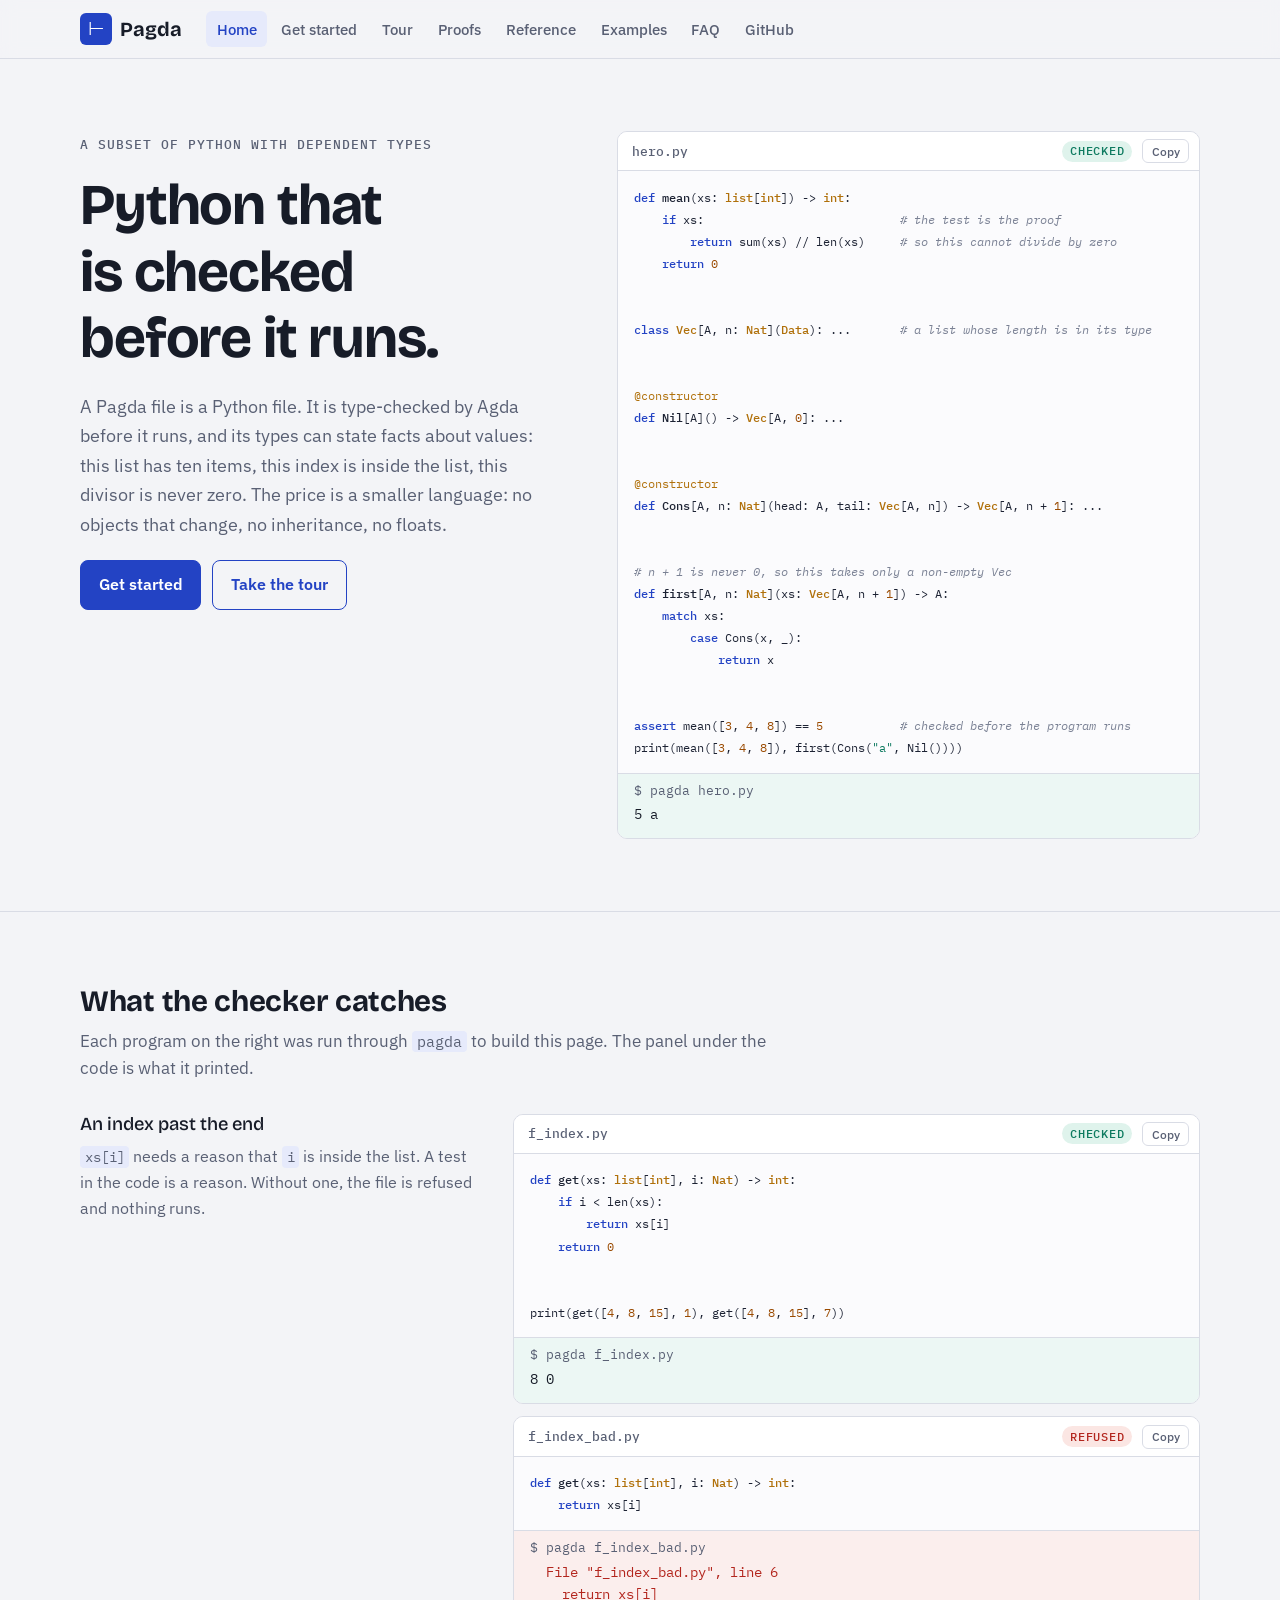
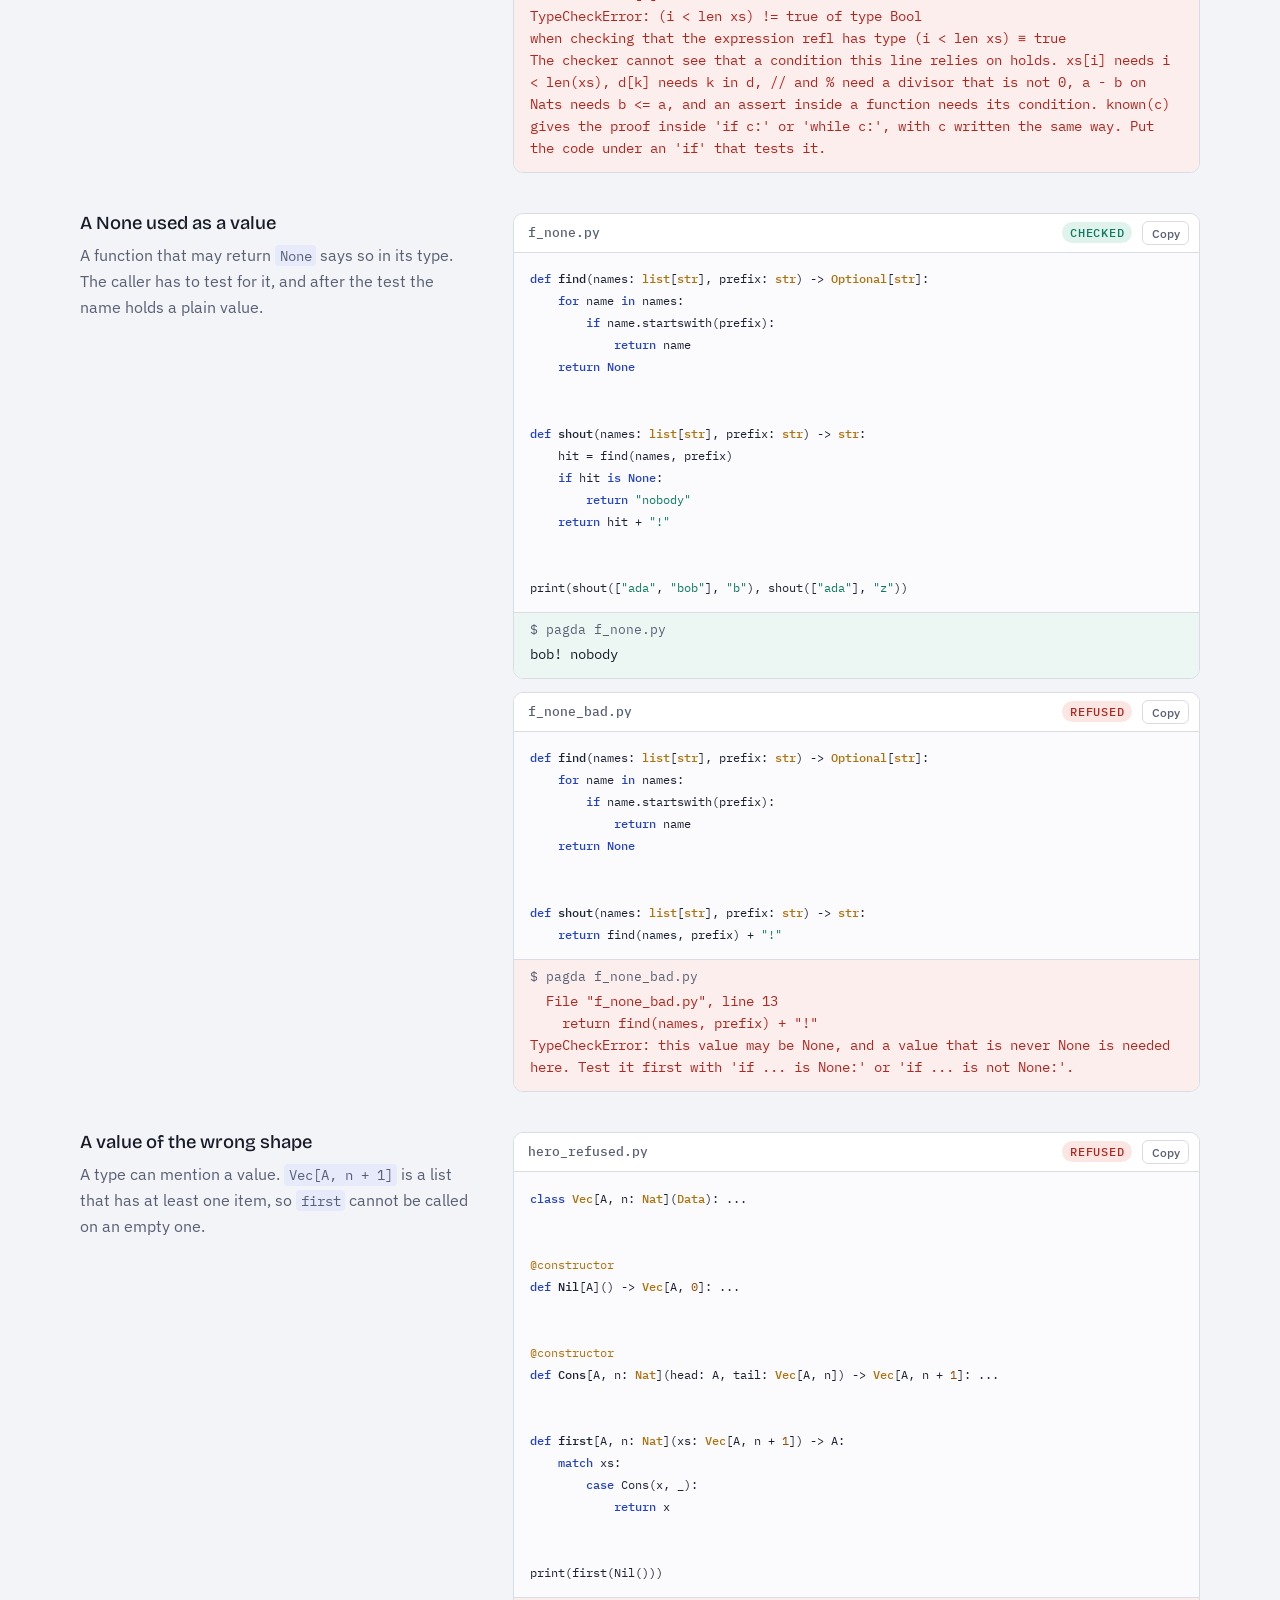
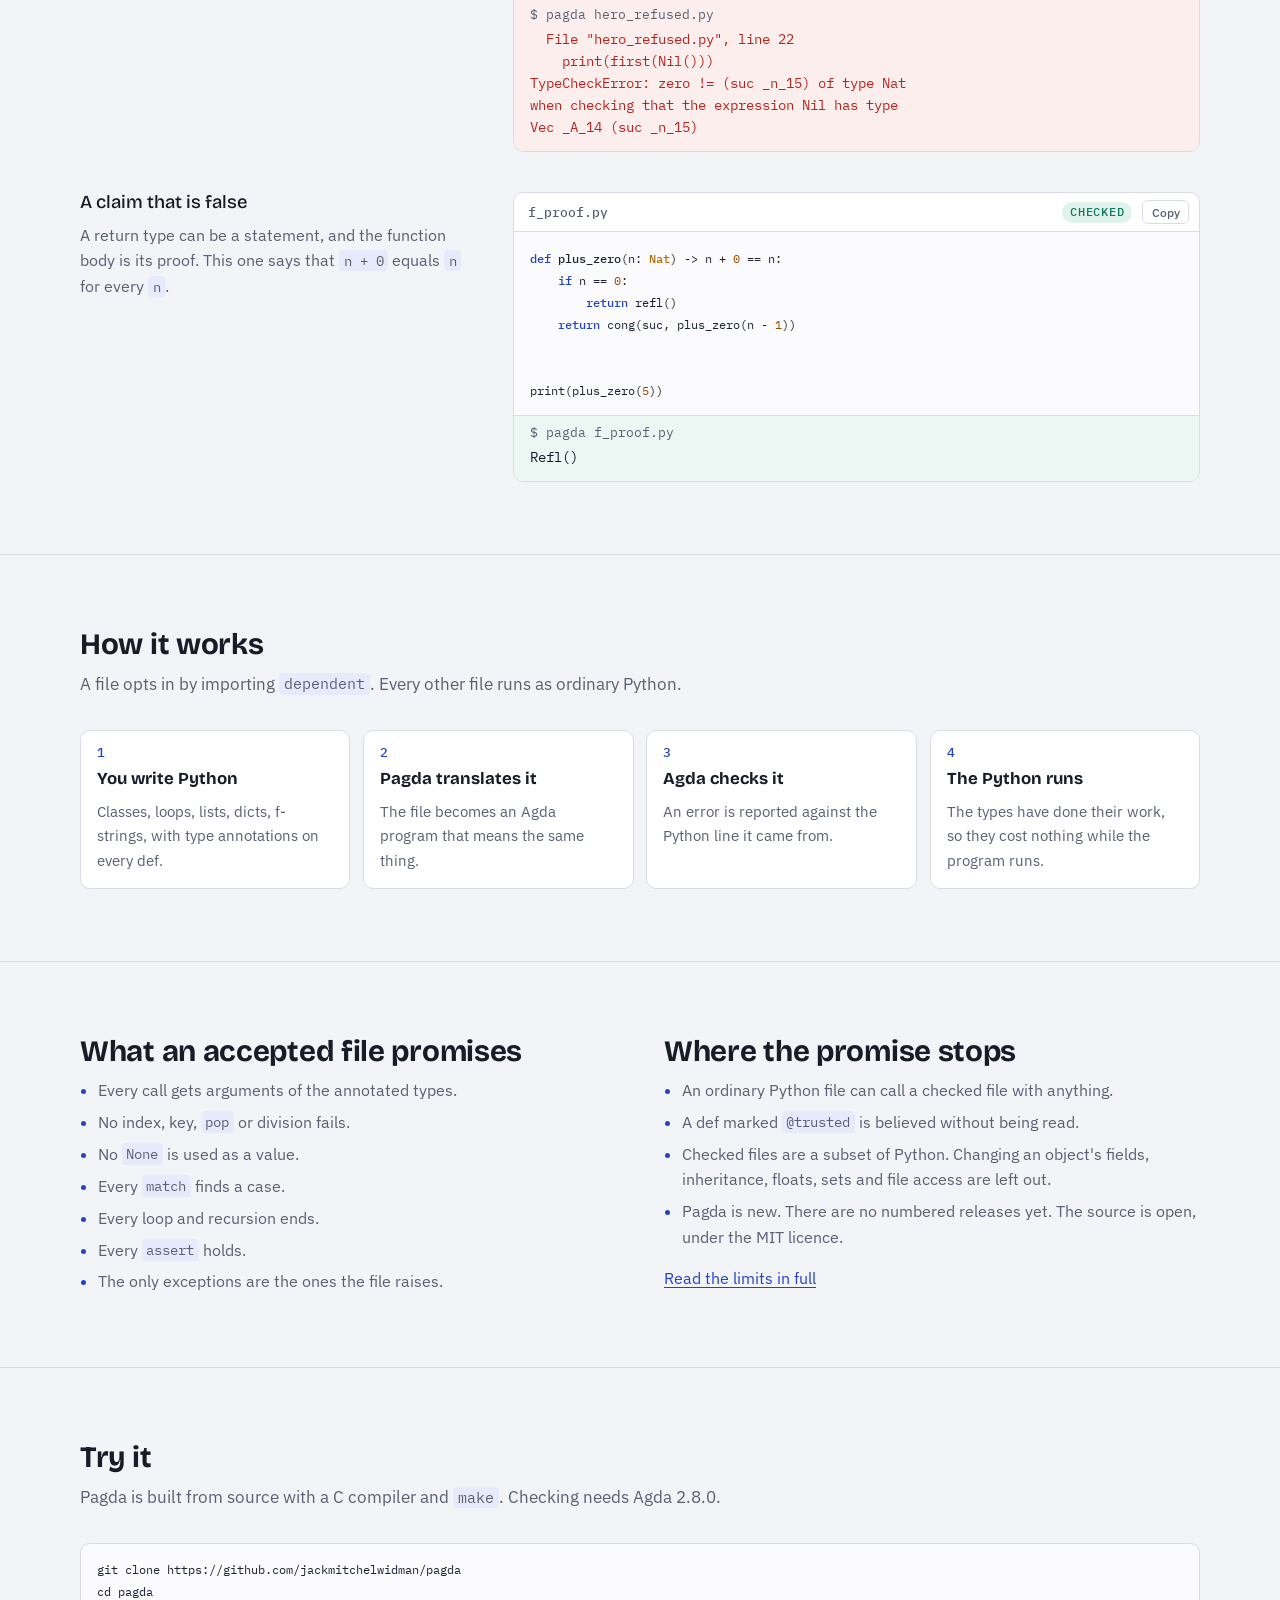
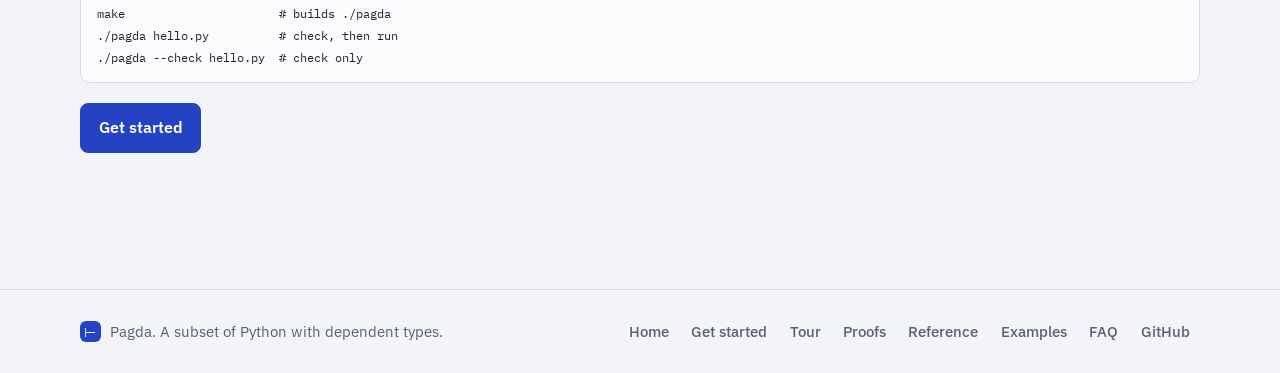
<file: website/site/index.html>
<!doctype html>
<html lang="en">
<head>
<meta charset="utf-8">
<meta name="viewport" content="width=device-width, initial-scale=1, viewport-fit=cover">
<title>Pagda</title>
<meta name="claude:viewport-fit-sides" content="cover">
<meta name="description" content="Pagda is a subset of Python with dependent types. A checked file is type-checked by Agda before it runs.">
<link rel="stylesheet" href="https://fonts.googleapis.com/css2?family=Bricolage+Grotesque:opsz,wght@12..96,500;12..96,700&family=IBM+Plex+Mono:wght@400;500&family=IBM+Plex+Sans:wght@400;500;600&display=swap">
<link rel="stylesheet" href="site.css">
</head>
<body>
<header class="top"><div class="wrap">
<a class="brand" href="index.html"><span class="mark" aria-hidden="true">⊢</span>Pagda</a>
<nav class="nav" aria-label="Site"><a href="index.html" aria-current="page">Home</a><a href="start.html">Get started</a><a href="tour.html">Tour</a><a href="proofs.html">Proofs</a><a href="reference.html">Reference</a><a href="examples.html">Examples</a><a href="faq.html">FAQ</a><a href="https://github.com/jackmitchelwidman/pagda">GitHub</a></nav>
</div></header>
<main class="home"><section class="hero"><div class="wrap">
  <div class="hero-text">
    <div class="eyebrow">A subset of Python with dependent types</div>
    <h1>Python that is checked before it runs.</h1>
    <p class="lede">A Pagda file is a Python file. It is type-checked by Agda before it runs, and its types can state facts about values: this list has ten items, this index is inside the list, this divisor is never zero. The price is a smaller language: no objects that change, no inheritance, no floats.</p>
    <div class="actions">
      <a class="btn primary" href="start.html">Get started</a>
      <a class="btn" href="tour.html">Take the tour</a>
    </div>
  </div>
  <div class="hero-code">
    <figure class="sample is-ok">
<figcaption><span class="file">hero.py</span><span class="chip ok">checked</span><button class="copy" type="button" data-src="from __future__ import annotations
from dependent import *


def mean(xs: list[int]) -&gt; int:
    if xs:                            # the test is the proof
        return sum(xs) // len(xs)     # so this cannot divide by zero
    return 0


class Vec[A, n: Nat](Data): ...       # a list whose length is in its type


@constructor
def Nil[A]() -&gt; Vec[A, 0]: ...


@constructor
def Cons[A, n: Nat](head: A, tail: Vec[A, n]) -&gt; Vec[A, n + 1]: ...


# n + 1 is never 0, so this takes only a non-empty Vec
def first[A, n: Nat](xs: Vec[A, n + 1]) -&gt; A:
    match xs:
        case Cons(x, _):
            return x


assert mean([3, 4, 8]) == 5           # checked before the program runs
print(mean([3, 4, 8]), first(Cons(&quot;a&quot;, Nil())))
">Copy</button></figcaption>
<pre class="code"><code><span class="k">def</span> <span class="f">mean</span>(xs: <span class="t">list</span>[<span class="t">int</span>]) -&gt; <span class="t">int</span>:
    <span class="k">if</span> xs:                            <span class="c"># the test is the proof</span>
        <span class="k">return</span> sum(xs) // len(xs)     <span class="c"># so this cannot divide by zero</span>
    <span class="k">return</span> <span class="n">0</span>


<span class="k">class</span> <span class="t">Vec</span>[A, n: <span class="t">Nat</span>](<span class="t">Data</span>): ...       <span class="c"># a list whose length is in its type</span>


<span class="d">@constructor</span>
<span class="k">def</span> <span class="f">Nil</span>[A]() -&gt; <span class="t">Vec</span>[A, <span class="n">0</span>]: ...


<span class="d">@constructor</span>
<span class="k">def</span> <span class="f">Cons</span>[A, n: <span class="t">Nat</span>](head: A, tail: <span class="t">Vec</span>[A, n]) -&gt; <span class="t">Vec</span>[A, n + <span class="n">1</span>]: ...


<span class="c"># n + 1 is never 0, so this takes only a non-empty Vec</span>
<span class="k">def</span> <span class="f">first</span>[A, n: <span class="t">Nat</span>](xs: <span class="t">Vec</span>[A, n + <span class="n">1</span>]) -&gt; A:
    <span class="k">match</span> xs:
        <span class="k">case</span> Cons(x, _):
            <span class="k">return</span> x


<span class="k">assert</span> mean([<span class="n">3</span>, <span class="n">4</span>, <span class="n">8</span>]) == <span class="n">5</span>           <span class="c"># checked before the program runs</span>
print(mean([<span class="n">3</span>, <span class="n">4</span>, <span class="n">8</span>]), first(Cons(<span class="s">&quot;a&quot;</span>, Nil())))
</code></pre>
<div class="result"><div class="cmd">$ pagda hero.py</div><pre>5 a</pre></div>
</figure>
  </div>
</div></section>

<section><div class="wrap">
  <div class="section-head">
    <h2>What the checker catches</h2>
    <p>Each program on the right was run through <code>pagda</code> to build this page. The panel under the code is what it printed.</p>
  </div>
  <div class="pairs">
    <div class="pair">
      <div class="pair-text">
        <h3>An index past the end</h3>
        <p><code>xs[i]</code> needs a reason that <code>i</code> is inside the list. A test in the code is a reason. Without one, the file is refused and nothing runs.</p>
      </div>
      <div class="pair-code"><figure class="sample is-ok">
<figcaption><span class="file">f_index.py</span><span class="chip ok">checked</span><button class="copy" type="button" data-src="from __future__ import annotations
from dependent import *


def get(xs: list[int], i: Nat) -&gt; int:
    if i &lt; len(xs):
        return xs[i]
    return 0


print(get([4, 8, 15], 1), get([4, 8, 15], 7))
">Copy</button></figcaption>
<pre class="code"><code><span class="k">def</span> <span class="f">get</span>(xs: <span class="t">list</span>[<span class="t">int</span>], i: <span class="t">Nat</span>) -&gt; <span class="t">int</span>:
    <span class="k">if</span> i &lt; len(xs):
        <span class="k">return</span> xs[i]
    <span class="k">return</span> <span class="n">0</span>


print(get([<span class="n">4</span>, <span class="n">8</span>, <span class="n">15</span>], <span class="n">1</span>), get([<span class="n">4</span>, <span class="n">8</span>, <span class="n">15</span>], <span class="n">7</span>))
</code></pre>
<div class="result"><div class="cmd">$ pagda f_index.py</div><pre>8 0</pre></div>
</figure><figure class="sample is-bad">
<figcaption><span class="file">f_index_bad.py</span><span class="chip bad">refused</span><button class="copy" type="button" data-src="from __future__ import annotations
from dependent import *


def get(xs: list[int], i: Nat) -&gt; int:
    return xs[i]
">Copy</button></figcaption>
<pre class="code"><code><span class="k">def</span> <span class="f">get</span>(xs: <span class="t">list</span>[<span class="t">int</span>], i: <span class="t">Nat</span>) -&gt; <span class="t">int</span>:
    <span class="k">return</span> xs[i]
</code></pre>
<div class="result"><div class="cmd">$ pagda f_index_bad.py</div><pre>  File &quot;f_index_bad.py&quot;, line 6
    return xs[i]
TypeCheckError: (i &lt; len xs) != true of type Bool
when checking that the expression refl has type (i &lt; len xs) ≡ true
The checker cannot see that a condition this line relies on holds. xs[i] needs i &lt; len(xs), d[k] needs k in d, // and % need a divisor that is not 0, a - b on Nats needs b &lt;= a, and an assert inside a function needs its condition. known(c) gives the proof inside &#x27;if c:&#x27; or &#x27;while c:&#x27;, with c written the same way. Put the code under an &#x27;if&#x27; that tests it.</pre></div>
</figure></div>
    </div>
    <div class="pair">
      <div class="pair-text">
        <h3>A None used as a value</h3>
        <p>A function that may return <code>None</code> says so in its type. The caller has to test for it, and after the test the name holds a plain value.</p>
      </div>
      <div class="pair-code"><figure class="sample is-ok">
<figcaption><span class="file">f_none.py</span><span class="chip ok">checked</span><button class="copy" type="button" data-src="from __future__ import annotations
from dependent import *


def find(names: list[str], prefix: str) -&gt; Optional[str]:
    for name in names:
        if name.startswith(prefix):
            return name
    return None


def shout(names: list[str], prefix: str) -&gt; str:
    hit = find(names, prefix)
    if hit is None:
        return &quot;nobody&quot;
    return hit + &quot;!&quot;


print(shout([&quot;ada&quot;, &quot;bob&quot;], &quot;b&quot;), shout([&quot;ada&quot;], &quot;z&quot;))
">Copy</button></figcaption>
<pre class="code"><code><span class="k">def</span> <span class="f">find</span>(names: <span class="t">list</span>[<span class="t">str</span>], prefix: <span class="t">str</span>) -&gt; <span class="t">Optional</span>[<span class="t">str</span>]:
    <span class="k">for</span> name <span class="k">in</span> names:
        <span class="k">if</span> name.startswith(prefix):
            <span class="k">return</span> name
    <span class="k">return</span> <span class="k">None</span>


<span class="k">def</span> <span class="f">shout</span>(names: <span class="t">list</span>[<span class="t">str</span>], prefix: <span class="t">str</span>) -&gt; <span class="t">str</span>:
    hit = find(names, prefix)
    <span class="k">if</span> hit <span class="k">is</span> <span class="k">None</span>:
        <span class="k">return</span> <span class="s">&quot;nobody&quot;</span>
    <span class="k">return</span> hit + <span class="s">&quot;!&quot;</span>


print(shout([<span class="s">&quot;ada&quot;</span>, <span class="s">&quot;bob&quot;</span>], <span class="s">&quot;b&quot;</span>), shout([<span class="s">&quot;ada&quot;</span>], <span class="s">&quot;z&quot;</span>))
</code></pre>
<div class="result"><div class="cmd">$ pagda f_none.py</div><pre>bob! nobody</pre></div>
</figure><figure class="sample is-bad">
<figcaption><span class="file">f_none_bad.py</span><span class="chip bad">refused</span><button class="copy" type="button" data-src="from __future__ import annotations
from dependent import *


def find(names: list[str], prefix: str) -&gt; Optional[str]:
    for name in names:
        if name.startswith(prefix):
            return name
    return None


def shout(names: list[str], prefix: str) -&gt; str:
    return find(names, prefix) + &quot;!&quot;
">Copy</button></figcaption>
<pre class="code"><code><span class="k">def</span> <span class="f">find</span>(names: <span class="t">list</span>[<span class="t">str</span>], prefix: <span class="t">str</span>) -&gt; <span class="t">Optional</span>[<span class="t">str</span>]:
    <span class="k">for</span> name <span class="k">in</span> names:
        <span class="k">if</span> name.startswith(prefix):
            <span class="k">return</span> name
    <span class="k">return</span> <span class="k">None</span>


<span class="k">def</span> <span class="f">shout</span>(names: <span class="t">list</span>[<span class="t">str</span>], prefix: <span class="t">str</span>) -&gt; <span class="t">str</span>:
    <span class="k">return</span> find(names, prefix) + <span class="s">&quot;!&quot;</span>
</code></pre>
<div class="result"><div class="cmd">$ pagda f_none_bad.py</div><pre>  File &quot;f_none_bad.py&quot;, line 13
    return find(names, prefix) + &quot;!&quot;
TypeCheckError: this value may be None, and a value that is never None is needed here. Test it first with &#x27;if ... is None:&#x27; or &#x27;if ... is not None:&#x27;.</pre></div>
</figure></div>
    </div>
    <div class="pair">
      <div class="pair-text">
        <h3>A value of the wrong shape</h3>
        <p>A type can mention a value. <code>Vec[A, n + 1]</code> is a list that has at least one item, so <code>first</code> cannot be called on an empty one.</p>
      </div>
      <div class="pair-code"><figure class="sample is-bad">
<figcaption><span class="file">hero_refused.py</span><span class="chip bad">refused</span><button class="copy" type="button" data-src="from __future__ import annotations
from dependent import *


class Vec[A, n: Nat](Data): ...


@constructor
def Nil[A]() -&gt; Vec[A, 0]: ...


@constructor
def Cons[A, n: Nat](head: A, tail: Vec[A, n]) -&gt; Vec[A, n + 1]: ...


def first[A, n: Nat](xs: Vec[A, n + 1]) -&gt; A:
    match xs:
        case Cons(x, _):
            return x


print(first(Nil()))
">Copy</button></figcaption>
<pre class="code"><code><span class="k">class</span> <span class="t">Vec</span>[A, n: <span class="t">Nat</span>](<span class="t">Data</span>): ...


<span class="d">@constructor</span>
<span class="k">def</span> <span class="f">Nil</span>[A]() -&gt; <span class="t">Vec</span>[A, <span class="n">0</span>]: ...


<span class="d">@constructor</span>
<span class="k">def</span> <span class="f">Cons</span>[A, n: <span class="t">Nat</span>](head: A, tail: <span class="t">Vec</span>[A, n]) -&gt; <span class="t">Vec</span>[A, n + <span class="n">1</span>]: ...


<span class="k">def</span> <span class="f">first</span>[A, n: <span class="t">Nat</span>](xs: <span class="t">Vec</span>[A, n + <span class="n">1</span>]) -&gt; A:
    <span class="k">match</span> xs:
        <span class="k">case</span> Cons(x, _):
            <span class="k">return</span> x


print(first(Nil()))
</code></pre>
<div class="result"><div class="cmd">$ pagda hero_refused.py</div><pre>  File &quot;hero_refused.py&quot;, line 22
    print(first(Nil()))
TypeCheckError: zero != (suc _n_15) of type Nat
when checking that the expression Nil has type
Vec _A_14 (suc _n_15)</pre></div>
</figure></div>
    </div>
    <div class="pair">
      <div class="pair-text">
        <h3>A claim that is false</h3>
        <p>A return type can be a statement, and the function body is its proof. This one says that <code>n + 0</code> equals <code>n</code> for every <code>n</code>.</p>
      </div>
      <div class="pair-code"><figure class="sample is-ok">
<figcaption><span class="file">f_proof.py</span><span class="chip ok">checked</span><button class="copy" type="button" data-src="from __future__ import annotations
from dependent import *


def plus_zero(n: Nat) -&gt; n + 0 == n:
    if n == 0:
        return refl()
    return cong(suc, plus_zero(n - 1))


print(plus_zero(5))
">Copy</button></figcaption>
<pre class="code"><code><span class="k">def</span> <span class="f">plus_zero</span>(n: <span class="t">Nat</span>) -&gt; n + <span class="n">0</span> == n:
    <span class="k">if</span> n == <span class="n">0</span>:
        <span class="k">return</span> refl()
    <span class="k">return</span> cong(suc, plus_zero(n - <span class="n">1</span>))


print(plus_zero(<span class="n">5</span>))
</code></pre>
<div class="result"><div class="cmd">$ pagda f_proof.py</div><pre>Refl()</pre></div>
</figure></div>
    </div>
  </div>
</div></section>

<section><div class="wrap">
  <div class="section-head">
    <h2>How it works</h2>
    <p>A file opts in by importing <code>dependent</code>. Every other file runs as ordinary Python.</p>
  </div>
  <ol class="steps">
    <li><strong>You write Python</strong><span>Classes, loops, lists, dicts, f-strings, with type annotations on every def.</span></li>
    <li><strong>Pagda translates it</strong><span>The file becomes an Agda program that means the same thing.</span></li>
    <li><strong>Agda checks it</strong><span>An error is reported against the Python line it came from.</span></li>
    <li><strong>The Python runs</strong><span>The types have done their work, so they cost nothing while the program runs.</span></li>
  </ol>
</div></section>

<section><div class="wrap">
  <div class="cols">
    <div>
      <h2>What an accepted file promises</h2>
      <ul>
        <li>Every call gets arguments of the annotated types.</li>
        <li>No index, key, <code>pop</code> or division fails.</li>
        <li>No <code>None</code> is used as a value.</li>
        <li>Every <code>match</code> finds a case.</li>
        <li>Every loop and recursion ends.</li>
        <li>Every <code>assert</code> holds.</li>
        <li>The only exceptions are the ones the file raises.</li>
      </ul>
    </div>
    <div>
      <h2>Where the promise stops</h2>
      <ul>
        <li>An ordinary Python file can call a checked file with anything.</li>
        <li>A def marked <code>@trusted</code> is believed without being read.</li>
        <li>Checked files are a subset of Python. Changing an object's fields, inheritance, floats, sets and file access are left out.</li>
        <li>Pagda is new. There are no numbered releases yet. The source is open, under the MIT licence.</li>
      </ul>
      <p style="margin-top:1rem"><a href="faq.html">Read the limits in full</a></p>
    </div>
  </div>
</div></section>

<section><div class="wrap">
  <div class="section-head">
    <h2>Try it</h2>
    <p>Pagda is built from source with a C compiler and <code>make</code>. Checking needs Agda 2.8.0.</p>
  </div>
  <pre class="code plain"><code>git clone https://github.com/jackmitchelwidman/pagda
cd pagda
make                      # builds ./pagda
./pagda hello.py          # check, then run
./pagda --check hello.py  # check only</code></pre>
  <p style="margin-top:1.2rem"><a class="btn primary" href="start.html">Get started</a></p>
</div></section>
</main>
<footer class="foot"><div class="wrap">
<div><span class="mark" aria-hidden="true">⊢</span> Pagda. A subset of Python with dependent types.</div>
<nav aria-label="Footer"><a href="index.html" aria-current="page">Home</a><a href="start.html">Get started</a><a href="tour.html">Tour</a><a href="proofs.html">Proofs</a><a href="reference.html">Reference</a><a href="examples.html">Examples</a><a href="faq.html">FAQ</a><a href="https://github.com/jackmitchelwidman/pagda">GitHub</a></nav>
</div></footer>
<script src="site.js"></script>
</body>
</html>
</file>
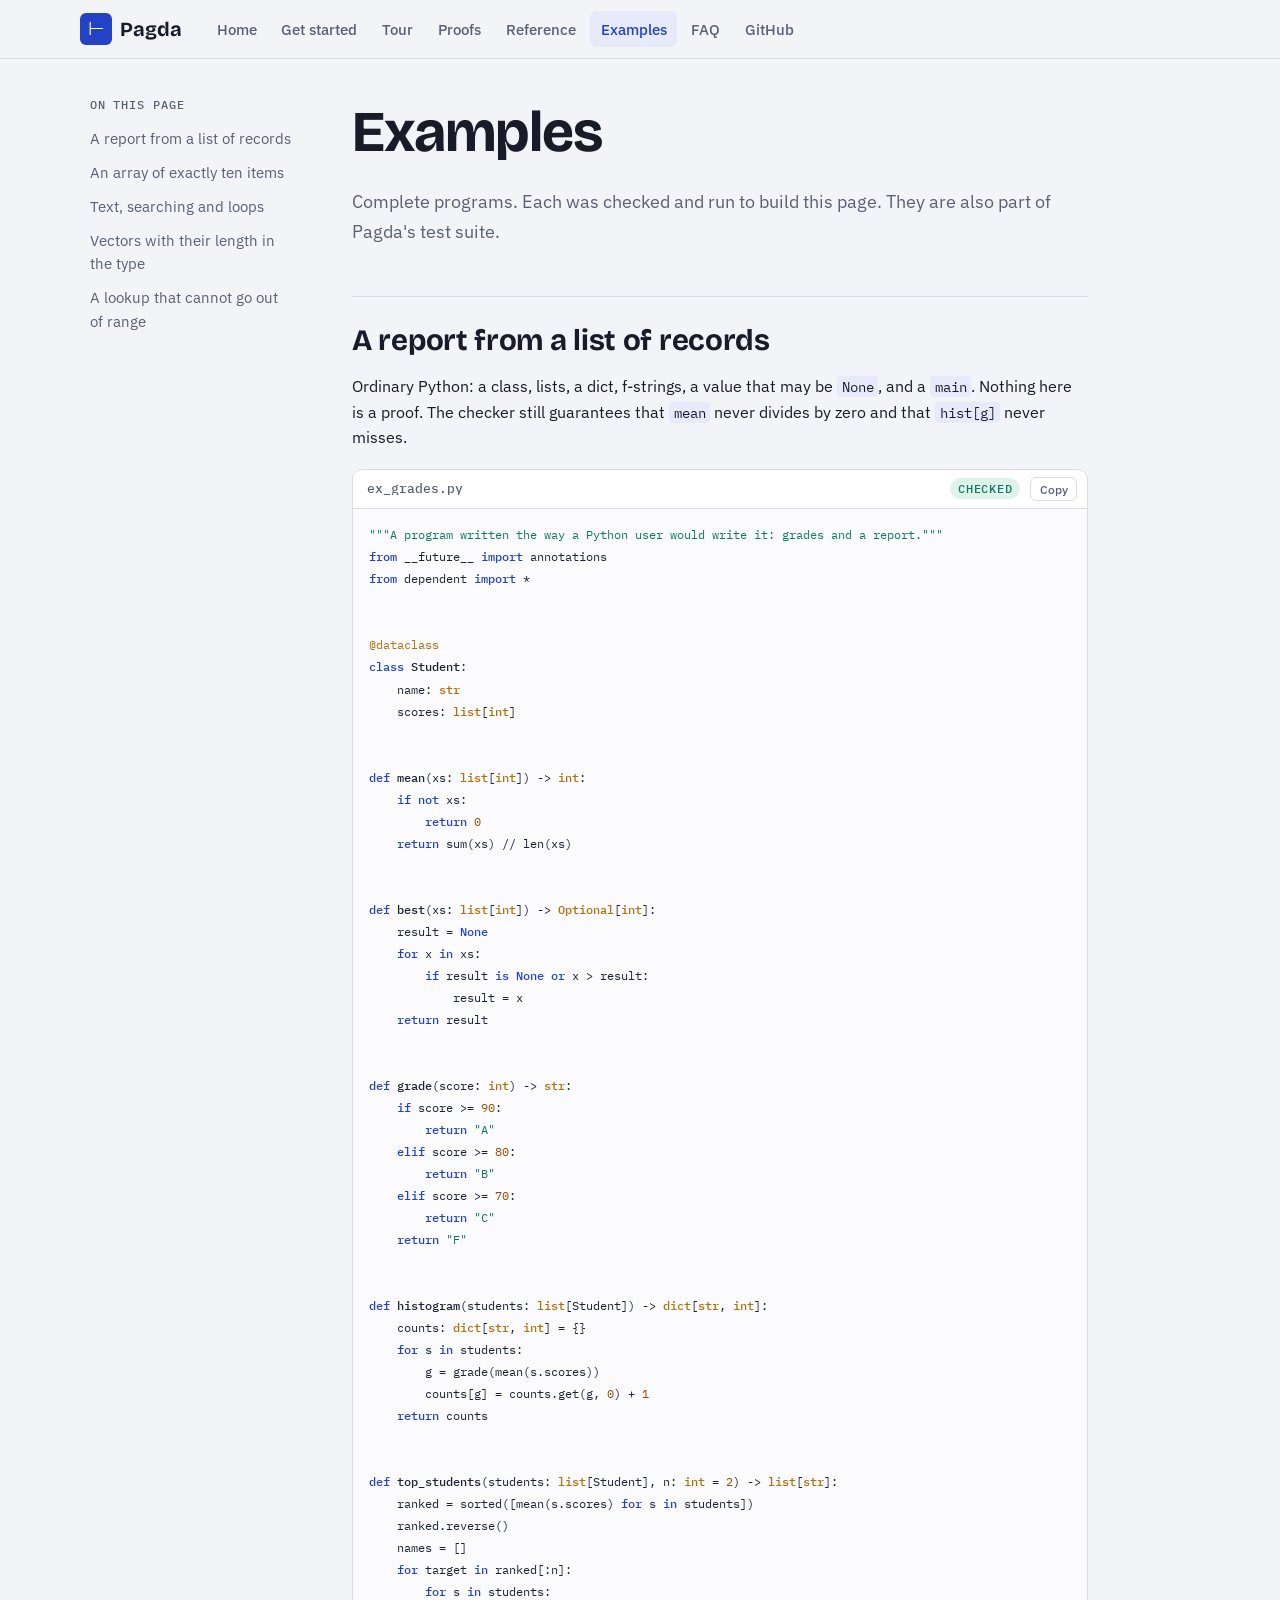
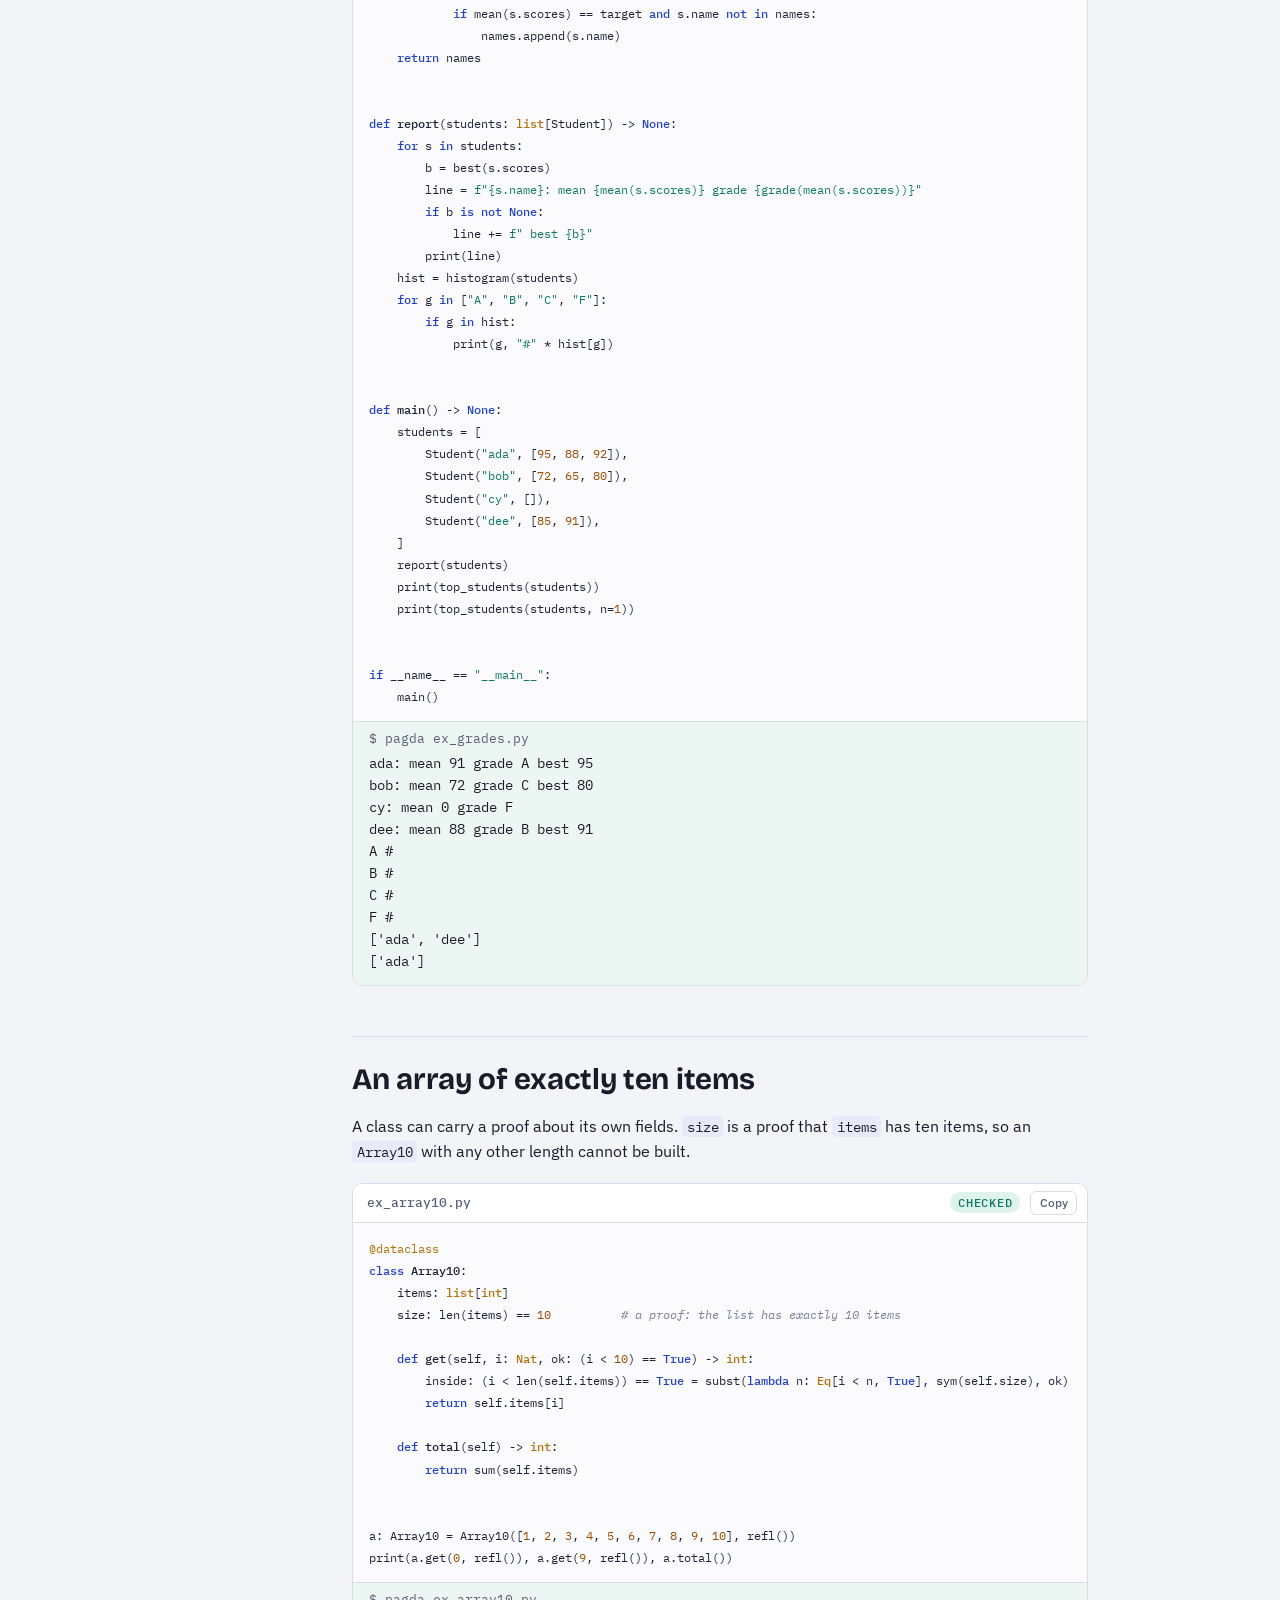
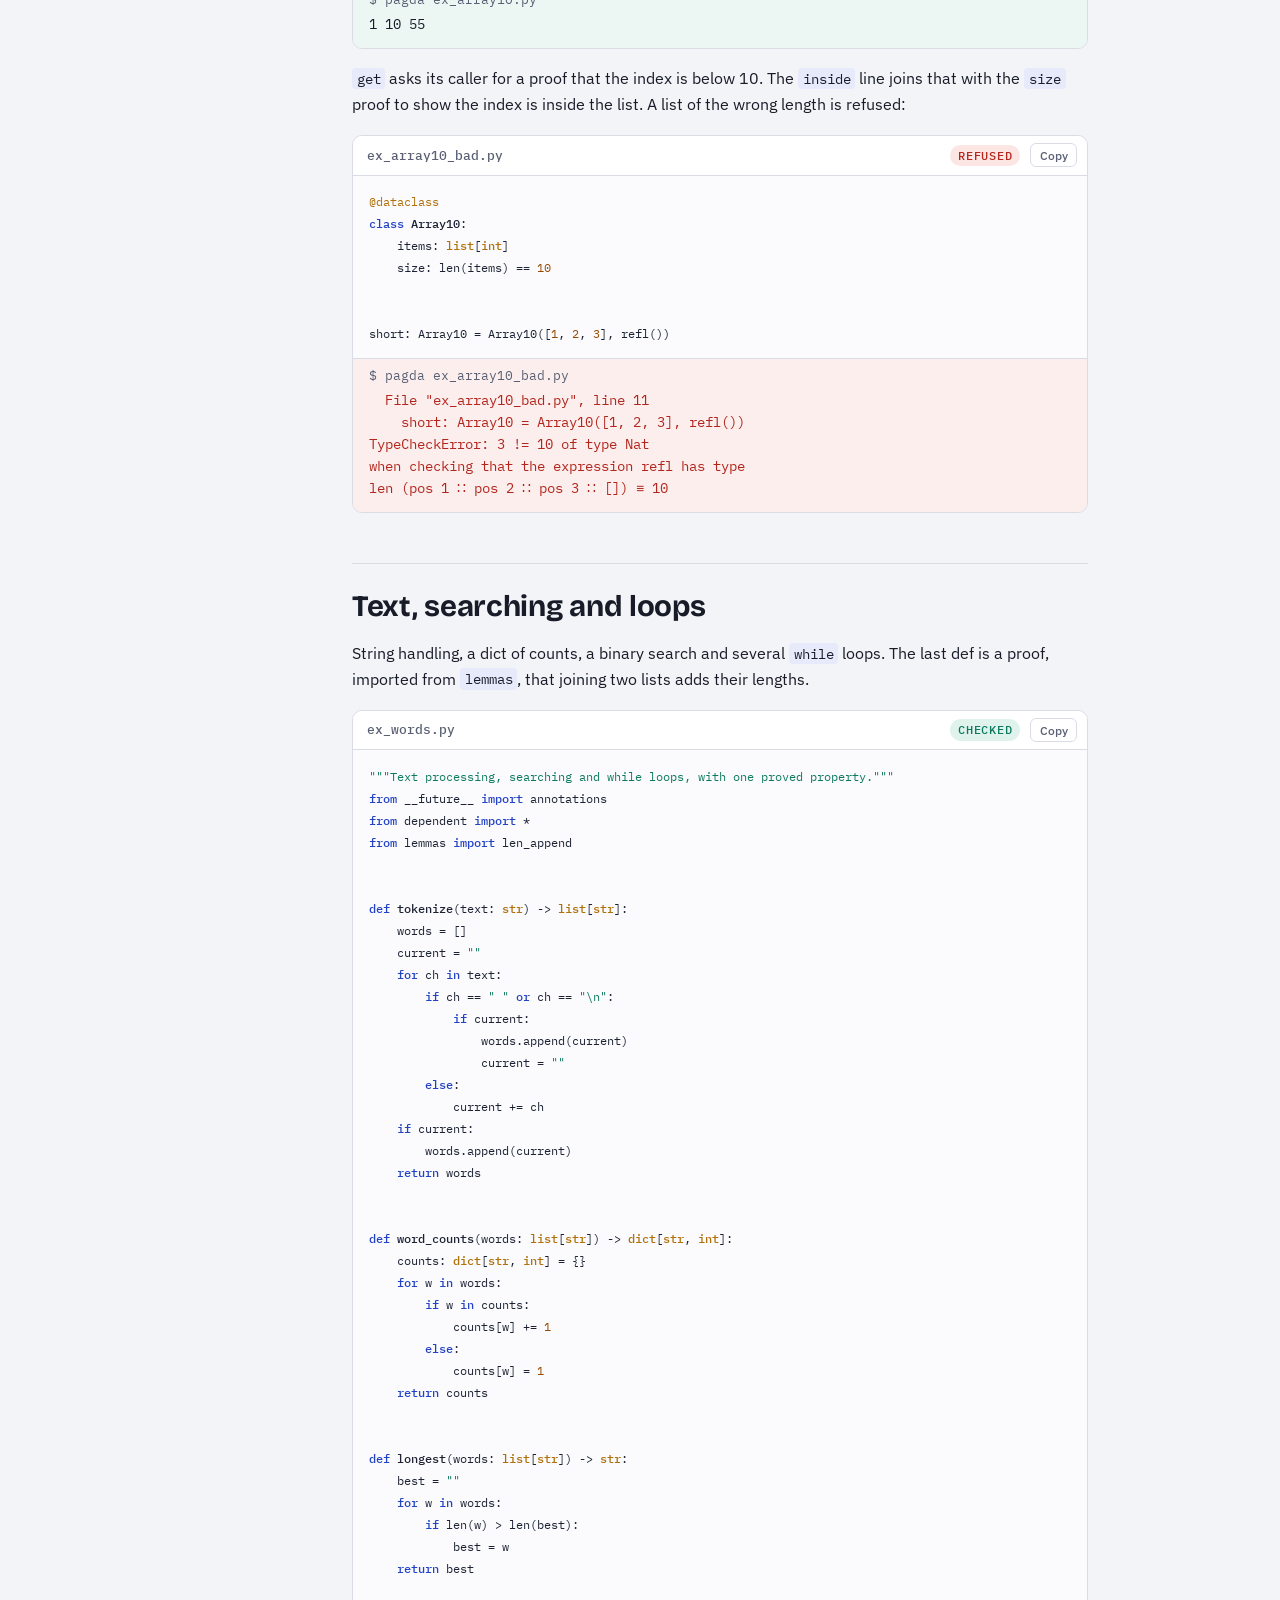
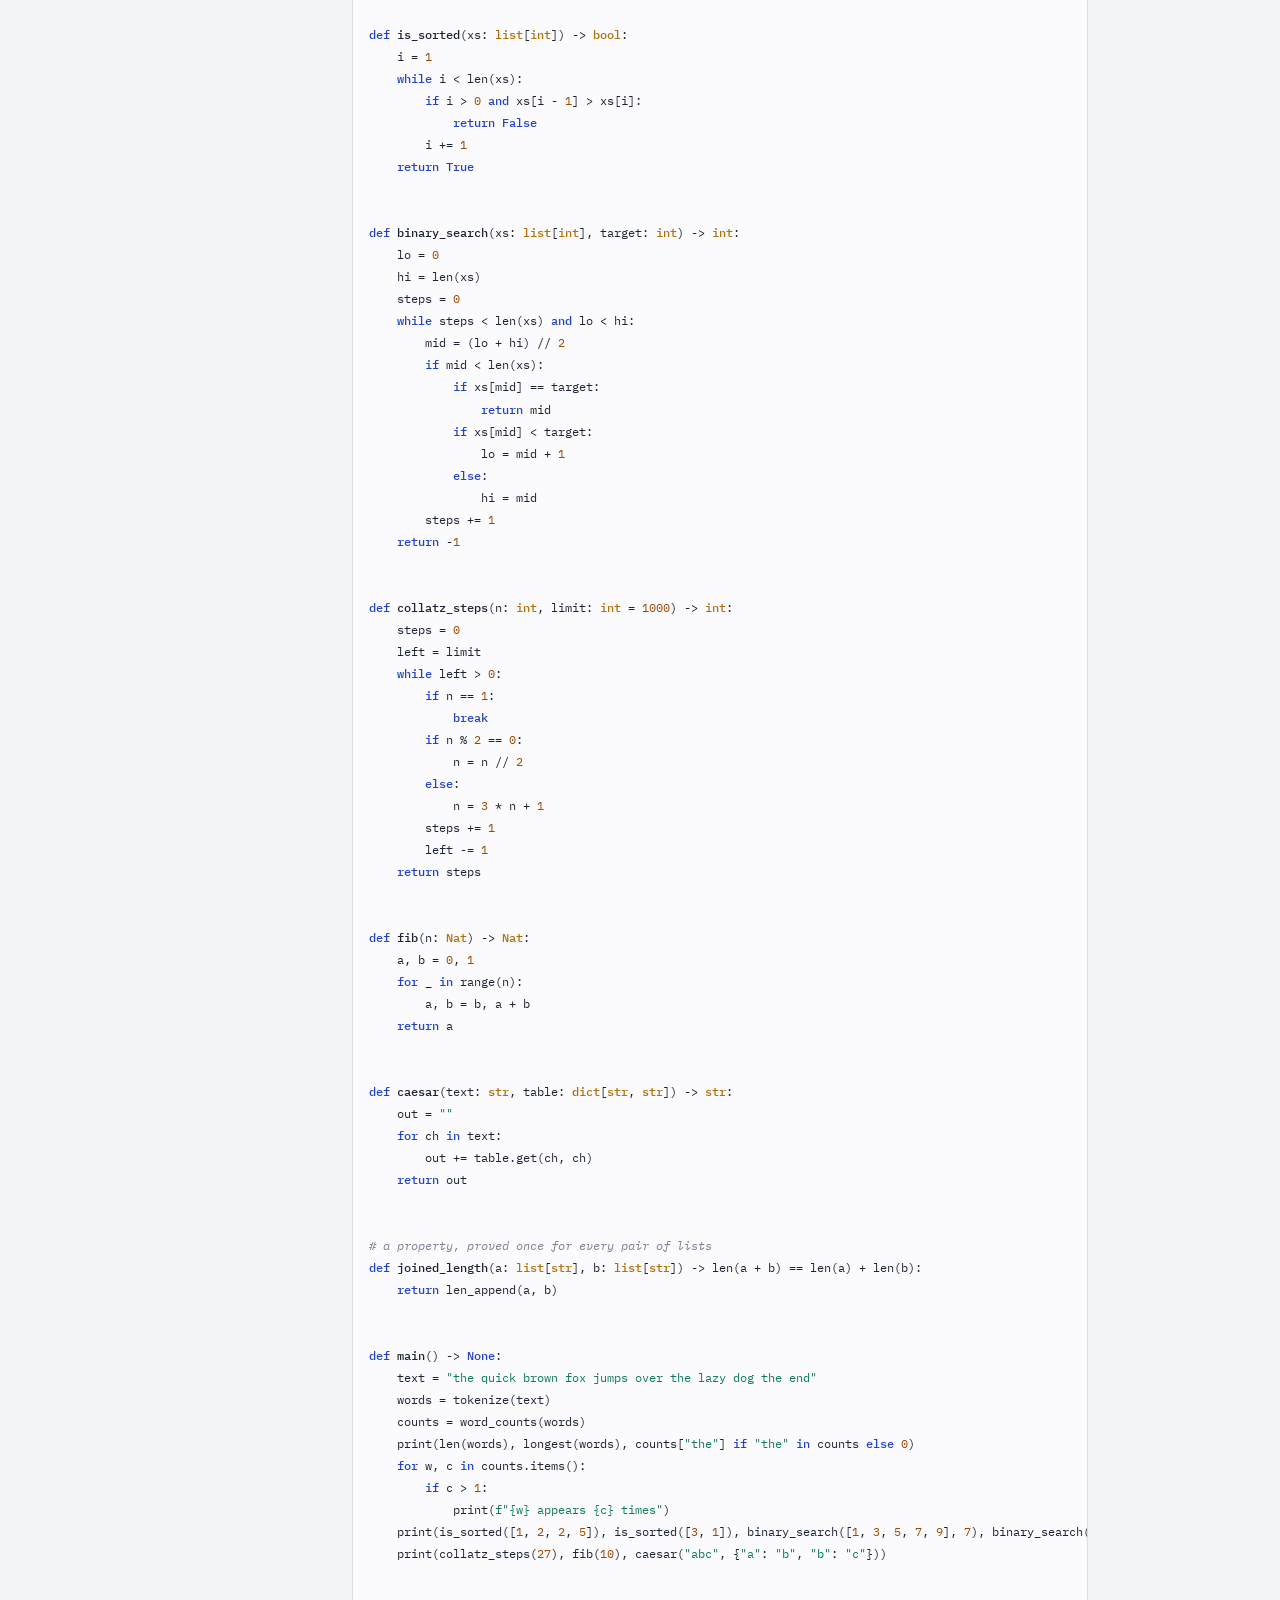
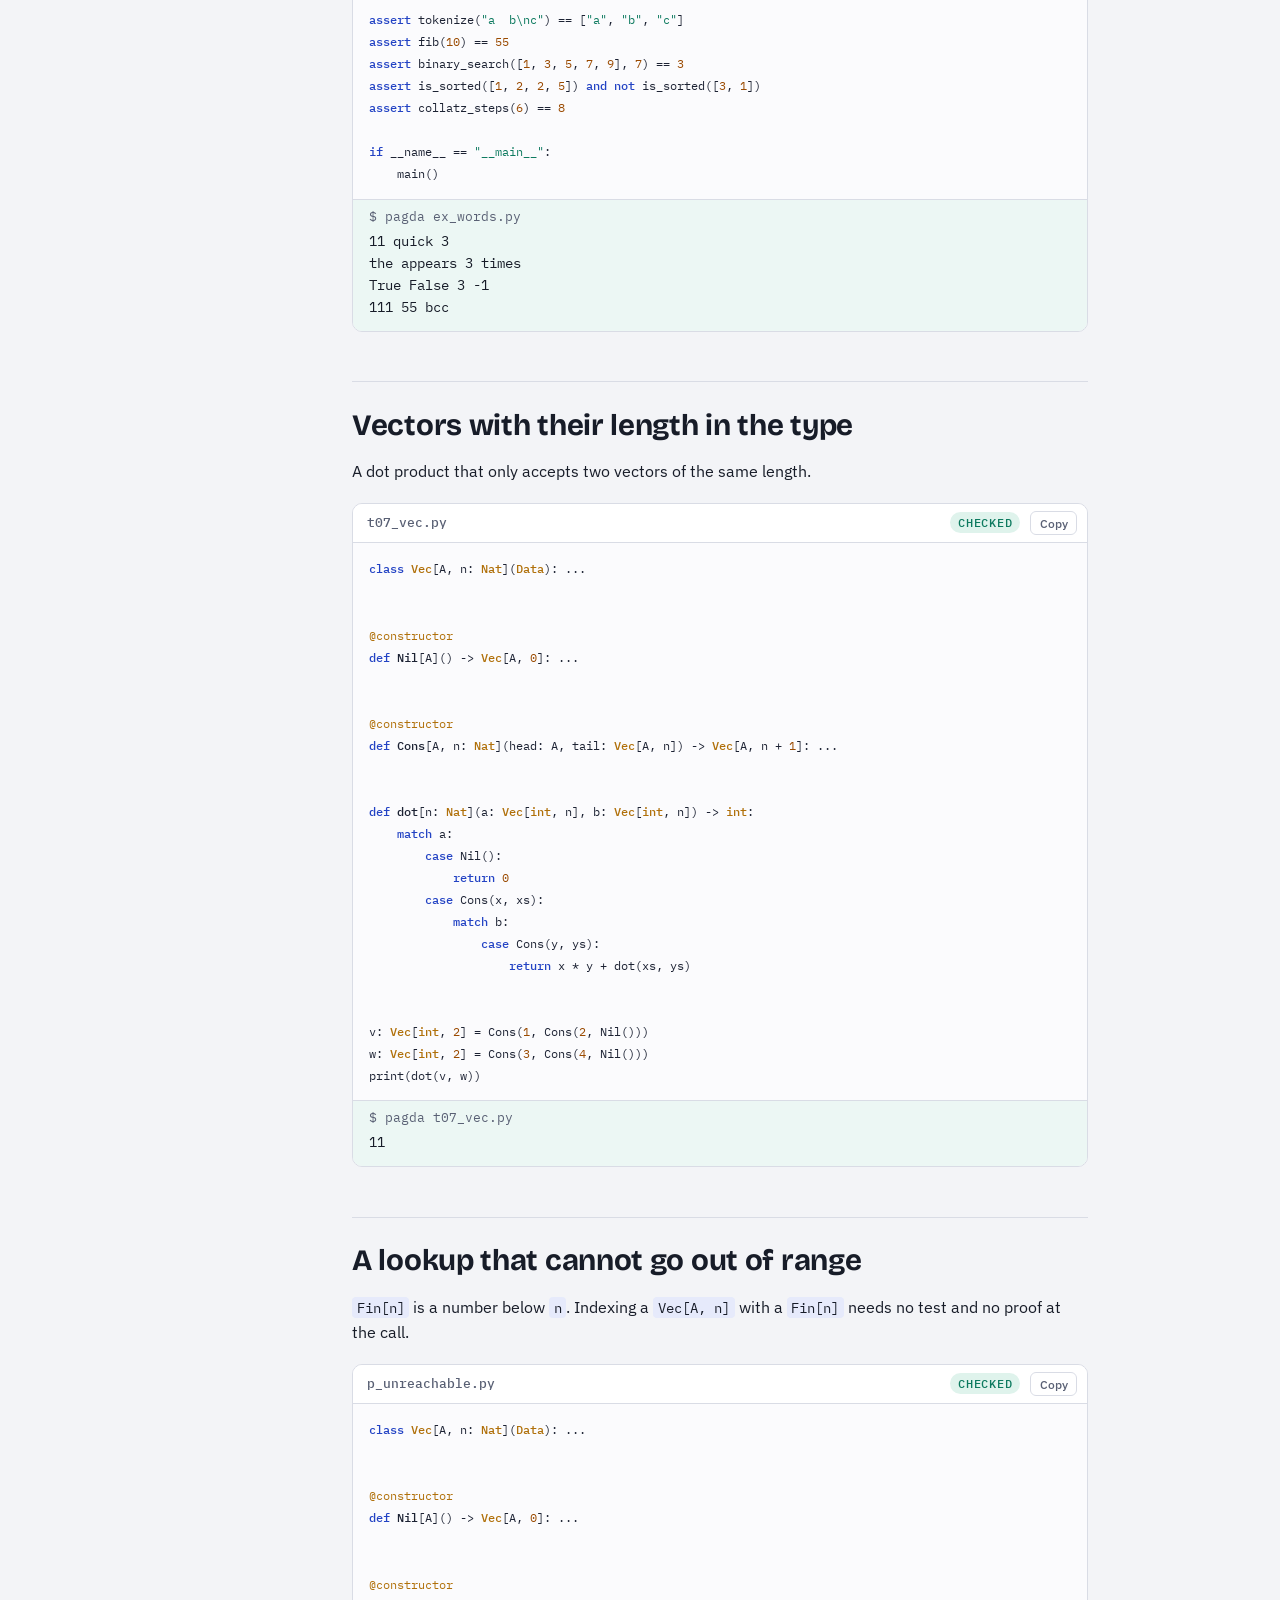
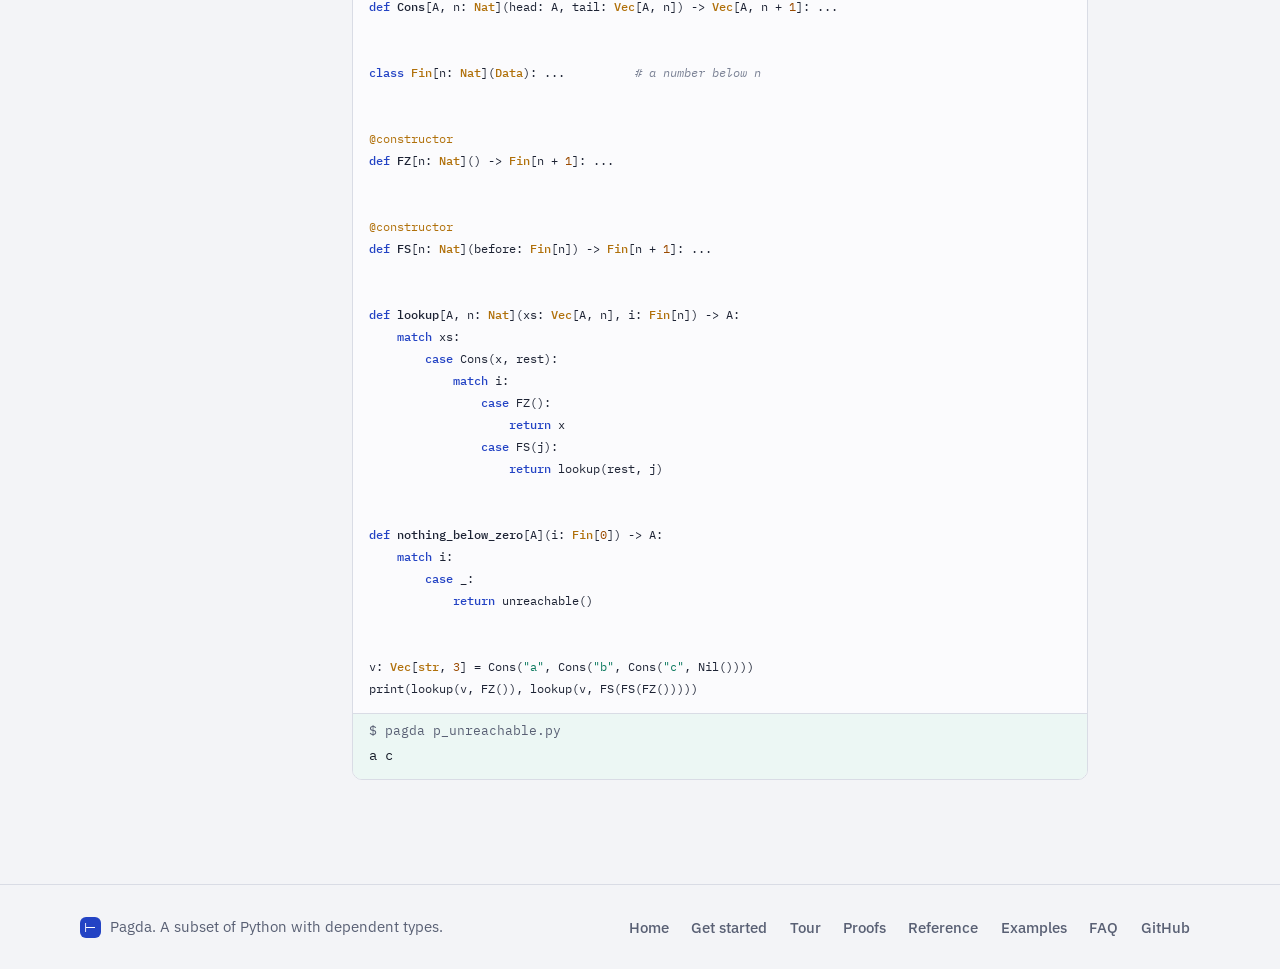
<file: website/site/examples.html>
<!doctype html>
<html lang="en">
<head>
<meta charset="utf-8">
<meta name="viewport" content="width=device-width, initial-scale=1, viewport-fit=cover">
<title>Pagda examples</title>
<meta name="claude:viewport-fit-sides" content="cover">
<meta name="description" content="Complete Pagda programs with their real output.">
<link rel="stylesheet" href="https://fonts.googleapis.com/css2?family=Bricolage+Grotesque:opsz,wght@12..96,500;12..96,700&family=IBM+Plex+Mono:wght@400;500&family=IBM+Plex+Sans:wght@400;500;600&display=swap">
<link rel="stylesheet" href="site.css">
</head>
<body>
<header class="top"><div class="wrap">
<a class="brand" href="index.html"><span class="mark" aria-hidden="true">⊢</span>Pagda</a>
<nav class="nav" aria-label="Site"><a href="index.html">Home</a><a href="start.html">Get started</a><a href="tour.html">Tour</a><a href="proofs.html">Proofs</a><a href="reference.html">Reference</a><a href="examples.html" aria-current="page">Examples</a><a href="faq.html">FAQ</a><a href="https://github.com/jackmitchelwidman/pagda">GitHub</a></nav>
</div></header>
<main class="doc"><nav class="toc" aria-label="On this page"><div class="toc-title">On this page</div><a href="#a-report">A report from a list of records</a><a href="#an-array-of-ten">An array of exactly ten items</a><a href="#text-and-searching">Text, searching and loops</a><a href="#vectors">Vectors with their length in the type</a><a href="#safe-lookup">A lookup that cannot go out of range</a></nav><div class="content"><h1>Examples</h1>
<p class="intro">Complete programs. Each was checked and run to build this page. They are also part of Pagda's test suite.</p>

<h2 id="a-report">A report from a list of records</h2>
<p>Ordinary Python: a class, lists, a dict, f-strings, a value that may be <code>None</code>, and a <code>main</code>. Nothing here is a proof. The checker still guarantees that <code>mean</code> never divides by zero and that <code>hist[g]</code> never misses.</p>
<figure class="sample is-ok">
<figcaption><span class="file">ex_grades.py</span><span class="chip ok">checked</span><button class="copy" type="button" data-src="&quot;&quot;&quot;A program written the way a Python user would write it: grades and a report.&quot;&quot;&quot;
from __future__ import annotations
from dependent import *


@dataclass
class Student:
    name: str
    scores: list[int]


def mean(xs: list[int]) -&gt; int:
    if not xs:
        return 0
    return sum(xs) // len(xs)


def best(xs: list[int]) -&gt; Optional[int]:
    result = None
    for x in xs:
        if result is None or x &gt; result:
            result = x
    return result


def grade(score: int) -&gt; str:
    if score &gt;= 90:
        return &quot;A&quot;
    elif score &gt;= 80:
        return &quot;B&quot;
    elif score &gt;= 70:
        return &quot;C&quot;
    return &quot;F&quot;


def histogram(students: list[Student]) -&gt; dict[str, int]:
    counts: dict[str, int] = {}
    for s in students:
        g = grade(mean(s.scores))
        counts[g] = counts.get(g, 0) + 1
    return counts


def top_students(students: list[Student], n: int = 2) -&gt; list[str]:
    ranked = sorted([mean(s.scores) for s in students])
    ranked.reverse()
    names = []
    for target in ranked[:n]:
        for s in students:
            if mean(s.scores) == target and s.name not in names:
                names.append(s.name)
    return names


def report(students: list[Student]) -&gt; None:
    for s in students:
        b = best(s.scores)
        line = f&quot;{s.name}: mean {mean(s.scores)} grade {grade(mean(s.scores))}&quot;
        if b is not None:
            line += f&quot; best {b}&quot;
        print(line)
    hist = histogram(students)
    for g in [&quot;A&quot;, &quot;B&quot;, &quot;C&quot;, &quot;F&quot;]:
        if g in hist:
            print(g, &quot;#&quot; * hist[g])


def main() -&gt; None:
    students = [
        Student(&quot;ada&quot;, [95, 88, 92]),
        Student(&quot;bob&quot;, [72, 65, 80]),
        Student(&quot;cy&quot;, []),
        Student(&quot;dee&quot;, [85, 91]),
    ]
    report(students)
    print(top_students(students))
    print(top_students(students, n=1))


if __name__ == &quot;__main__&quot;:
    main()
">Copy</button></figcaption>
<pre class="code"><code><span class="s">&quot;&quot;</span><span class="s">&quot;A program written the way a Python user would write it: grades and a report.&quot;</span><span class="s">&quot;&quot;</span>
<span class="k">from</span> __future__ <span class="k">import</span> annotations
<span class="k">from</span> dependent <span class="k">import</span> *


<span class="d">@dataclass</span>
<span class="k">class</span> <span class="f">Student</span>:
    name: <span class="t">str</span>
    scores: <span class="t">list</span>[<span class="t">int</span>]


<span class="k">def</span> <span class="f">mean</span>(xs: <span class="t">list</span>[<span class="t">int</span>]) -&gt; <span class="t">int</span>:
    <span class="k">if</span> <span class="k">not</span> xs:
        <span class="k">return</span> <span class="n">0</span>
    <span class="k">return</span> sum(xs) // len(xs)


<span class="k">def</span> <span class="f">best</span>(xs: <span class="t">list</span>[<span class="t">int</span>]) -&gt; <span class="t">Optional</span>[<span class="t">int</span>]:
    result = <span class="k">None</span>
    <span class="k">for</span> x <span class="k">in</span> xs:
        <span class="k">if</span> result <span class="k">is</span> <span class="k">None</span> <span class="k">or</span> x &gt; result:
            result = x
    <span class="k">return</span> result


<span class="k">def</span> <span class="f">grade</span>(score: <span class="t">int</span>) -&gt; <span class="t">str</span>:
    <span class="k">if</span> score &gt;= <span class="n">90</span>:
        <span class="k">return</span> <span class="s">&quot;A&quot;</span>
    <span class="k">elif</span> score &gt;= <span class="n">80</span>:
        <span class="k">return</span> <span class="s">&quot;B&quot;</span>
    <span class="k">elif</span> score &gt;= <span class="n">70</span>:
        <span class="k">return</span> <span class="s">&quot;C&quot;</span>
    <span class="k">return</span> <span class="s">&quot;F&quot;</span>


<span class="k">def</span> <span class="f">histogram</span>(students: <span class="t">list</span>[Student]) -&gt; <span class="t">dict</span>[<span class="t">str</span>, <span class="t">int</span>]:
    counts: <span class="t">dict</span>[<span class="t">str</span>, <span class="t">int</span>] = {}
    <span class="k">for</span> s <span class="k">in</span> students:
        g = grade(mean(s.scores))
        counts[g] = counts.get(g, <span class="n">0</span>) + <span class="n">1</span>
    <span class="k">return</span> counts


<span class="k">def</span> <span class="f">top_students</span>(students: <span class="t">list</span>[Student], n: <span class="t">int</span> = <span class="n">2</span>) -&gt; <span class="t">list</span>[<span class="t">str</span>]:
    ranked = sorted([mean(s.scores) <span class="k">for</span> s <span class="k">in</span> students])
    ranked.reverse()
    names = []
    <span class="k">for</span> target <span class="k">in</span> ranked[:n]:
        <span class="k">for</span> s <span class="k">in</span> students:
            <span class="k">if</span> mean(s.scores) == target <span class="k">and</span> s.name <span class="k">not</span> <span class="k">in</span> names:
                names.append(s.name)
    <span class="k">return</span> names


<span class="k">def</span> <span class="f">report</span>(students: <span class="t">list</span>[Student]) -&gt; <span class="k">None</span>:
    <span class="k">for</span> s <span class="k">in</span> students:
        b = best(s.scores)
        line = <span class="s">f&quot;{s.name}: mean {mean(s.scores)} grade {grade(mean(s.scores))}&quot;</span>
        <span class="k">if</span> b <span class="k">is</span> <span class="k">not</span> <span class="k">None</span>:
            line += <span class="s">f&quot; best {b}&quot;</span>
        print(line)
    hist = histogram(students)
    <span class="k">for</span> g <span class="k">in</span> [<span class="s">&quot;A&quot;</span>, <span class="s">&quot;B&quot;</span>, <span class="s">&quot;C&quot;</span>, <span class="s">&quot;F&quot;</span>]:
        <span class="k">if</span> g <span class="k">in</span> hist:
            print(g, <span class="s">&quot;#&quot;</span> * hist[g])


<span class="k">def</span> <span class="f">main</span>() -&gt; <span class="k">None</span>:
    students = [
        Student(<span class="s">&quot;ada&quot;</span>, [<span class="n">95</span>, <span class="n">88</span>, <span class="n">92</span>]),
        Student(<span class="s">&quot;bob&quot;</span>, [<span class="n">72</span>, <span class="n">65</span>, <span class="n">80</span>]),
        Student(<span class="s">&quot;cy&quot;</span>, []),
        Student(<span class="s">&quot;dee&quot;</span>, [<span class="n">85</span>, <span class="n">91</span>]),
    ]
    report(students)
    print(top_students(students))
    print(top_students(students, n=<span class="n">1</span>))


<span class="k">if</span> __name__ == <span class="s">&quot;__main__&quot;</span>:
    main()
</code></pre>
<div class="result"><div class="cmd">$ pagda ex_grades.py</div><pre>ada: mean 91 grade A best 95
bob: mean 72 grade C best 80
cy: mean 0 grade F
dee: mean 88 grade B best 91
A #
B #
C #
F #
[&#x27;ada&#x27;, &#x27;dee&#x27;]
[&#x27;ada&#x27;]</pre></div>
</figure>

<h2 id="an-array-of-ten">An array of exactly ten items</h2>
<p>A class can carry a proof about its own fields. <code>size</code> is a proof that <code>items</code> has ten items, so an <code>Array10</code> with any other length cannot be built.</p>
<figure class="sample is-ok">
<figcaption><span class="file">ex_array10.py</span><span class="chip ok">checked</span><button class="copy" type="button" data-src="from __future__ import annotations
from dependent import *


@dataclass
class Array10:
    items: list[int]
    size: len(items) == 10          # a proof: the list has exactly 10 items

    def get(self, i: Nat, ok: (i &lt; 10) == True) -&gt; int:
        inside: (i &lt; len(self.items)) == True = subst(lambda n: Eq[i &lt; n, True], sym(self.size), ok)
        return self.items[i]

    def total(self) -&gt; int:
        return sum(self.items)


a: Array10 = Array10([1, 2, 3, 4, 5, 6, 7, 8, 9, 10], refl())
print(a.get(0, refl()), a.get(9, refl()), a.total())
">Copy</button></figcaption>
<pre class="code"><code><span class="d">@dataclass</span>
<span class="k">class</span> <span class="f">Array10</span>:
    items: <span class="t">list</span>[<span class="t">int</span>]
    size: len(items) == <span class="n">10</span>          <span class="c"># a proof: the list has exactly 10 items</span>

    <span class="k">def</span> <span class="f">get</span>(self, i: <span class="t">Nat</span>, ok: (i &lt; <span class="n">10</span>) == <span class="k">True</span>) -&gt; <span class="t">int</span>:
        inside: (i &lt; len(self.items)) == <span class="k">True</span> = subst(<span class="k">lambda</span> n: <span class="t">Eq</span>[i &lt; n, <span class="k">True</span>], sym(self.size), ok)
        <span class="k">return</span> self.items[i]

    <span class="k">def</span> <span class="f">total</span>(self) -&gt; <span class="t">int</span>:
        <span class="k">return</span> sum(self.items)


a: Array10 = Array10([<span class="n">1</span>, <span class="n">2</span>, <span class="n">3</span>, <span class="n">4</span>, <span class="n">5</span>, <span class="n">6</span>, <span class="n">7</span>, <span class="n">8</span>, <span class="n">9</span>, <span class="n">10</span>], refl())
print(a.get(<span class="n">0</span>, refl()), a.get(<span class="n">9</span>, refl()), a.total())
</code></pre>
<div class="result"><div class="cmd">$ pagda ex_array10.py</div><pre>1 10 55</pre></div>
</figure>
<p><code>get</code> asks its caller for a proof that the index is below 10. The <code>inside</code> line joins that with the <code>size</code> proof to show the index is inside the list. A list of the wrong length is refused:</p>
<figure class="sample is-bad">
<figcaption><span class="file">ex_array10_bad.py</span><span class="chip bad">refused</span><button class="copy" type="button" data-src="from __future__ import annotations
from dependent import *


@dataclass
class Array10:
    items: list[int]
    size: len(items) == 10


short: Array10 = Array10([1, 2, 3], refl())
">Copy</button></figcaption>
<pre class="code"><code><span class="d">@dataclass</span>
<span class="k">class</span> <span class="f">Array10</span>:
    items: <span class="t">list</span>[<span class="t">int</span>]
    size: len(items) == <span class="n">10</span>


short: Array10 = Array10([<span class="n">1</span>, <span class="n">2</span>, <span class="n">3</span>], refl())
</code></pre>
<div class="result"><div class="cmd">$ pagda ex_array10_bad.py</div><pre>  File &quot;ex_array10_bad.py&quot;, line 11
    short: Array10 = Array10([1, 2, 3], refl())
TypeCheckError: 3 != 10 of type Nat
when checking that the expression refl has type
len (pos 1 ∷ pos 2 ∷ pos 3 ∷ []) ≡ 10</pre></div>
</figure>

<h2 id="text-and-searching">Text, searching and loops</h2>
<p>String handling, a dict of counts, a binary search and several <code>while</code> loops. The last def is a proof, imported from <code>lemmas</code>, that joining two lists adds their lengths.</p>
<figure class="sample is-ok">
<figcaption><span class="file">ex_words.py</span><span class="chip ok">checked</span><button class="copy" type="button" data-src="&quot;&quot;&quot;Text processing, searching and while loops, with one proved property.&quot;&quot;&quot;
from __future__ import annotations
from dependent import *
from lemmas import len_append


def tokenize(text: str) -&gt; list[str]:
    words = []
    current = &quot;&quot;
    for ch in text:
        if ch == &quot; &quot; or ch == &quot;\n&quot;:
            if current:
                words.append(current)
                current = &quot;&quot;
        else:
            current += ch
    if current:
        words.append(current)
    return words


def word_counts(words: list[str]) -&gt; dict[str, int]:
    counts: dict[str, int] = {}
    for w in words:
        if w in counts:
            counts[w] += 1
        else:
            counts[w] = 1
    return counts


def longest(words: list[str]) -&gt; str:
    best = &quot;&quot;
    for w in words:
        if len(w) &gt; len(best):
            best = w
    return best


def is_sorted(xs: list[int]) -&gt; bool:
    i = 1
    while i &lt; len(xs):
        if i &gt; 0 and xs[i - 1] &gt; xs[i]:
            return False
        i += 1
    return True


def binary_search(xs: list[int], target: int) -&gt; int:
    lo = 0
    hi = len(xs)
    steps = 0
    while steps &lt; len(xs) and lo &lt; hi:
        mid = (lo + hi) // 2
        if mid &lt; len(xs):
            if xs[mid] == target:
                return mid
            if xs[mid] &lt; target:
                lo = mid + 1
            else:
                hi = mid
        steps += 1
    return -1


def collatz_steps(n: int, limit: int = 1000) -&gt; int:
    steps = 0
    left = limit
    while left &gt; 0:
        if n == 1:
            break
        if n % 2 == 0:
            n = n // 2
        else:
            n = 3 * n + 1
        steps += 1
        left -= 1
    return steps


def fib(n: Nat) -&gt; Nat:
    a, b = 0, 1
    for _ in range(n):
        a, b = b, a + b
    return a


def caesar(text: str, table: dict[str, str]) -&gt; str:
    out = &quot;&quot;
    for ch in text:
        out += table.get(ch, ch)
    return out


# a property, proved once for every pair of lists
def joined_length(a: list[str], b: list[str]) -&gt; len(a + b) == len(a) + len(b):
    return len_append(a, b)


def main() -&gt; None:
    text = &quot;the quick brown fox jumps over the lazy dog the end&quot;
    words = tokenize(text)
    counts = word_counts(words)
    print(len(words), longest(words), counts[&quot;the&quot;] if &quot;the&quot; in counts else 0)
    for w, c in counts.items():
        if c &gt; 1:
            print(f&quot;{w} appears {c} times&quot;)
    print(is_sorted([1, 2, 2, 5]), is_sorted([3, 1]), binary_search([1, 3, 5, 7, 9], 7), binary_search([1, 3, 5], 4))
    print(collatz_steps(27), fib(10), caesar(&quot;abc&quot;, {&quot;a&quot;: &quot;b&quot;, &quot;b&quot;: &quot;c&quot;}))


assert tokenize(&quot;a  b\nc&quot;) == [&quot;a&quot;, &quot;b&quot;, &quot;c&quot;]
assert fib(10) == 55
assert binary_search([1, 3, 5, 7, 9], 7) == 3
assert is_sorted([1, 2, 2, 5]) and not is_sorted([3, 1])
assert collatz_steps(6) == 8

if __name__ == &quot;__main__&quot;:
    main()
">Copy</button></figcaption>
<pre class="code"><code><span class="s">&quot;&quot;</span><span class="s">&quot;Text processing, searching and while loops, with one proved property.&quot;</span><span class="s">&quot;&quot;</span>
<span class="k">from</span> __future__ <span class="k">import</span> annotations
<span class="k">from</span> dependent <span class="k">import</span> *
<span class="k">from</span> lemmas <span class="k">import</span> len_append


<span class="k">def</span> <span class="f">tokenize</span>(text: <span class="t">str</span>) -&gt; <span class="t">list</span>[<span class="t">str</span>]:
    words = []
    current = <span class="s">&quot;&quot;</span>
    <span class="k">for</span> ch <span class="k">in</span> text:
        <span class="k">if</span> ch == <span class="s">&quot; &quot;</span> <span class="k">or</span> ch == <span class="s">&quot;\n&quot;</span>:
            <span class="k">if</span> current:
                words.append(current)
                current = <span class="s">&quot;&quot;</span>
        <span class="k">else</span>:
            current += ch
    <span class="k">if</span> current:
        words.append(current)
    <span class="k">return</span> words


<span class="k">def</span> <span class="f">word_counts</span>(words: <span class="t">list</span>[<span class="t">str</span>]) -&gt; <span class="t">dict</span>[<span class="t">str</span>, <span class="t">int</span>]:
    counts: <span class="t">dict</span>[<span class="t">str</span>, <span class="t">int</span>] = {}
    <span class="k">for</span> w <span class="k">in</span> words:
        <span class="k">if</span> w <span class="k">in</span> counts:
            counts[w] += <span class="n">1</span>
        <span class="k">else</span>:
            counts[w] = <span class="n">1</span>
    <span class="k">return</span> counts


<span class="k">def</span> <span class="f">longest</span>(words: <span class="t">list</span>[<span class="t">str</span>]) -&gt; <span class="t">str</span>:
    best = <span class="s">&quot;&quot;</span>
    <span class="k">for</span> w <span class="k">in</span> words:
        <span class="k">if</span> len(w) &gt; len(best):
            best = w
    <span class="k">return</span> best


<span class="k">def</span> <span class="f">is_sorted</span>(xs: <span class="t">list</span>[<span class="t">int</span>]) -&gt; <span class="t">bool</span>:
    i = <span class="n">1</span>
    <span class="k">while</span> i &lt; len(xs):
        <span class="k">if</span> i &gt; <span class="n">0</span> <span class="k">and</span> xs[i - <span class="n">1</span>] &gt; xs[i]:
            <span class="k">return</span> <span class="k">False</span>
        i += <span class="n">1</span>
    <span class="k">return</span> <span class="k">True</span>


<span class="k">def</span> <span class="f">binary_search</span>(xs: <span class="t">list</span>[<span class="t">int</span>], target: <span class="t">int</span>) -&gt; <span class="t">int</span>:
    lo = <span class="n">0</span>
    hi = len(xs)
    steps = <span class="n">0</span>
    <span class="k">while</span> steps &lt; len(xs) <span class="k">and</span> lo &lt; hi:
        mid = (lo + hi) // <span class="n">2</span>
        <span class="k">if</span> mid &lt; len(xs):
            <span class="k">if</span> xs[mid] == target:
                <span class="k">return</span> mid
            <span class="k">if</span> xs[mid] &lt; target:
                lo = mid + <span class="n">1</span>
            <span class="k">else</span>:
                hi = mid
        steps += <span class="n">1</span>
    <span class="k">return</span> -<span class="n">1</span>


<span class="k">def</span> <span class="f">collatz_steps</span>(n: <span class="t">int</span>, limit: <span class="t">int</span> = <span class="n">1000</span>) -&gt; <span class="t">int</span>:
    steps = <span class="n">0</span>
    left = limit
    <span class="k">while</span> left &gt; <span class="n">0</span>:
        <span class="k">if</span> n == <span class="n">1</span>:
            <span class="k">break</span>
        <span class="k">if</span> n % <span class="n">2</span> == <span class="n">0</span>:
            n = n // <span class="n">2</span>
        <span class="k">else</span>:
            n = <span class="n">3</span> * n + <span class="n">1</span>
        steps += <span class="n">1</span>
        left -= <span class="n">1</span>
    <span class="k">return</span> steps


<span class="k">def</span> <span class="f">fib</span>(n: <span class="t">Nat</span>) -&gt; <span class="t">Nat</span>:
    a, b = <span class="n">0</span>, <span class="n">1</span>
    <span class="k">for</span> _ <span class="k">in</span> range(n):
        a, b = b, a + b
    <span class="k">return</span> a


<span class="k">def</span> <span class="f">caesar</span>(text: <span class="t">str</span>, table: <span class="t">dict</span>[<span class="t">str</span>, <span class="t">str</span>]) -&gt; <span class="t">str</span>:
    out = <span class="s">&quot;&quot;</span>
    <span class="k">for</span> ch <span class="k">in</span> text:
        out += table.get(ch, ch)
    <span class="k">return</span> out


<span class="c"># a property, proved once for every pair of lists</span>
<span class="k">def</span> <span class="f">joined_length</span>(a: <span class="t">list</span>[<span class="t">str</span>], b: <span class="t">list</span>[<span class="t">str</span>]) -&gt; len(a + b) == len(a) + len(b):
    <span class="k">return</span> len_append(a, b)


<span class="k">def</span> <span class="f">main</span>() -&gt; <span class="k">None</span>:
    text = <span class="s">&quot;the quick brown fox jumps over the lazy dog the end&quot;</span>
    words = tokenize(text)
    counts = word_counts(words)
    print(len(words), longest(words), counts[<span class="s">&quot;the&quot;</span>] <span class="k">if</span> <span class="s">&quot;the&quot;</span> <span class="k">in</span> counts <span class="k">else</span> <span class="n">0</span>)
    <span class="k">for</span> w, c <span class="k">in</span> counts.items():
        <span class="k">if</span> c &gt; <span class="n">1</span>:
            print(<span class="s">f&quot;{w} appears {c} times&quot;</span>)
    print(is_sorted([<span class="n">1</span>, <span class="n">2</span>, <span class="n">2</span>, <span class="n">5</span>]), is_sorted([<span class="n">3</span>, <span class="n">1</span>]), binary_search([<span class="n">1</span>, <span class="n">3</span>, <span class="n">5</span>, <span class="n">7</span>, <span class="n">9</span>], <span class="n">7</span>), binary_search([<span class="n">1</span>, <span class="n">3</span>, <span class="n">5</span>], <span class="n">4</span>))
    print(collatz_steps(<span class="n">27</span>), fib(<span class="n">10</span>), caesar(<span class="s">&quot;abc&quot;</span>, {<span class="s">&quot;a&quot;</span>: <span class="s">&quot;b&quot;</span>, <span class="s">&quot;b&quot;</span>: <span class="s">&quot;c&quot;</span>}))


<span class="k">assert</span> tokenize(<span class="s">&quot;a  b\nc&quot;</span>) == [<span class="s">&quot;a&quot;</span>, <span class="s">&quot;b&quot;</span>, <span class="s">&quot;c&quot;</span>]
<span class="k">assert</span> fib(<span class="n">10</span>) == <span class="n">55</span>
<span class="k">assert</span> binary_search([<span class="n">1</span>, <span class="n">3</span>, <span class="n">5</span>, <span class="n">7</span>, <span class="n">9</span>], <span class="n">7</span>) == <span class="n">3</span>
<span class="k">assert</span> is_sorted([<span class="n">1</span>, <span class="n">2</span>, <span class="n">2</span>, <span class="n">5</span>]) <span class="k">and</span> <span class="k">not</span> is_sorted([<span class="n">3</span>, <span class="n">1</span>])
<span class="k">assert</span> collatz_steps(<span class="n">6</span>) == <span class="n">8</span>

<span class="k">if</span> __name__ == <span class="s">&quot;__main__&quot;</span>:
    main()
</code></pre>
<div class="result"><div class="cmd">$ pagda ex_words.py</div><pre>11 quick 3
the appears 3 times
True False 3 -1
111 55 bcc</pre></div>
</figure>

<h2 id="vectors">Vectors with their length in the type</h2>
<p>A dot product that only accepts two vectors of the same length.</p>
<figure class="sample is-ok">
<figcaption><span class="file">t07_vec.py</span><span class="chip ok">checked</span><button class="copy" type="button" data-src="from __future__ import annotations
from dependent import *


class Vec[A, n: Nat](Data): ...


@constructor
def Nil[A]() -&gt; Vec[A, 0]: ...


@constructor
def Cons[A, n: Nat](head: A, tail: Vec[A, n]) -&gt; Vec[A, n + 1]: ...


def dot[n: Nat](a: Vec[int, n], b: Vec[int, n]) -&gt; int:
    match a:
        case Nil():
            return 0
        case Cons(x, xs):
            match b:
                case Cons(y, ys):
                    return x * y + dot(xs, ys)


v: Vec[int, 2] = Cons(1, Cons(2, Nil()))
w: Vec[int, 2] = Cons(3, Cons(4, Nil()))
print(dot(v, w))
">Copy</button></figcaption>
<pre class="code"><code><span class="k">class</span> <span class="t">Vec</span>[A, n: <span class="t">Nat</span>](<span class="t">Data</span>): ...


<span class="d">@constructor</span>
<span class="k">def</span> <span class="f">Nil</span>[A]() -&gt; <span class="t">Vec</span>[A, <span class="n">0</span>]: ...


<span class="d">@constructor</span>
<span class="k">def</span> <span class="f">Cons</span>[A, n: <span class="t">Nat</span>](head: A, tail: <span class="t">Vec</span>[A, n]) -&gt; <span class="t">Vec</span>[A, n + <span class="n">1</span>]: ...


<span class="k">def</span> <span class="f">dot</span>[n: <span class="t">Nat</span>](a: <span class="t">Vec</span>[<span class="t">int</span>, n], b: <span class="t">Vec</span>[<span class="t">int</span>, n]) -&gt; <span class="t">int</span>:
    <span class="k">match</span> a:
        <span class="k">case</span> Nil():
            <span class="k">return</span> <span class="n">0</span>
        <span class="k">case</span> Cons(x, xs):
            <span class="k">match</span> b:
                <span class="k">case</span> Cons(y, ys):
                    <span class="k">return</span> x * y + dot(xs, ys)


v: <span class="t">Vec</span>[<span class="t">int</span>, <span class="n">2</span>] = Cons(<span class="n">1</span>, Cons(<span class="n">2</span>, Nil()))
w: <span class="t">Vec</span>[<span class="t">int</span>, <span class="n">2</span>] = Cons(<span class="n">3</span>, Cons(<span class="n">4</span>, Nil()))
print(dot(v, w))
</code></pre>
<div class="result"><div class="cmd">$ pagda t07_vec.py</div><pre>11</pre></div>
</figure>

<h2 id="safe-lookup">A lookup that cannot go out of range</h2>
<p><code>Fin[n]</code> is a number below <code>n</code>. Indexing a <code>Vec[A, n]</code> with a <code>Fin[n]</code> needs no test and no proof at the call.</p>
<figure class="sample is-ok">
<figcaption><span class="file">p_unreachable.py</span><span class="chip ok">checked</span><button class="copy" type="button" data-src="from __future__ import annotations
from dependent import *


class Vec[A, n: Nat](Data): ...


@constructor
def Nil[A]() -&gt; Vec[A, 0]: ...


@constructor
def Cons[A, n: Nat](head: A, tail: Vec[A, n]) -&gt; Vec[A, n + 1]: ...


class Fin[n: Nat](Data): ...          # a number below n


@constructor
def FZ[n: Nat]() -&gt; Fin[n + 1]: ...


@constructor
def FS[n: Nat](before: Fin[n]) -&gt; Fin[n + 1]: ...


def lookup[A, n: Nat](xs: Vec[A, n], i: Fin[n]) -&gt; A:
    match xs:
        case Cons(x, rest):
            match i:
                case FZ():
                    return x
                case FS(j):
                    return lookup(rest, j)


def nothing_below_zero[A](i: Fin[0]) -&gt; A:
    match i:
        case _:
            return unreachable()


v: Vec[str, 3] = Cons(&quot;a&quot;, Cons(&quot;b&quot;, Cons(&quot;c&quot;, Nil())))
print(lookup(v, FZ()), lookup(v, FS(FS(FZ()))))
">Copy</button></figcaption>
<pre class="code"><code><span class="k">class</span> <span class="t">Vec</span>[A, n: <span class="t">Nat</span>](<span class="t">Data</span>): ...


<span class="d">@constructor</span>
<span class="k">def</span> <span class="f">Nil</span>[A]() -&gt; <span class="t">Vec</span>[A, <span class="n">0</span>]: ...


<span class="d">@constructor</span>
<span class="k">def</span> <span class="f">Cons</span>[A, n: <span class="t">Nat</span>](head: A, tail: <span class="t">Vec</span>[A, n]) -&gt; <span class="t">Vec</span>[A, n + <span class="n">1</span>]: ...


<span class="k">class</span> <span class="t">Fin</span>[n: <span class="t">Nat</span>](<span class="t">Data</span>): ...          <span class="c"># a number below n</span>


<span class="d">@constructor</span>
<span class="k">def</span> <span class="f">FZ</span>[n: <span class="t">Nat</span>]() -&gt; <span class="t">Fin</span>[n + <span class="n">1</span>]: ...


<span class="d">@constructor</span>
<span class="k">def</span> <span class="f">FS</span>[n: <span class="t">Nat</span>](before: <span class="t">Fin</span>[n]) -&gt; <span class="t">Fin</span>[n + <span class="n">1</span>]: ...


<span class="k">def</span> <span class="f">lookup</span>[A, n: <span class="t">Nat</span>](xs: <span class="t">Vec</span>[A, n], i: <span class="t">Fin</span>[n]) -&gt; A:
    <span class="k">match</span> xs:
        <span class="k">case</span> Cons(x, rest):
            <span class="k">match</span> i:
                <span class="k">case</span> FZ():
                    <span class="k">return</span> x
                <span class="k">case</span> FS(j):
                    <span class="k">return</span> lookup(rest, j)


<span class="k">def</span> <span class="f">nothing_below_zero</span>[A](i: <span class="t">Fin</span>[<span class="n">0</span>]) -&gt; A:
    <span class="k">match</span> i:
        <span class="k">case</span> _:
            <span class="k">return</span> unreachable()


v: <span class="t">Vec</span>[<span class="t">str</span>, <span class="n">3</span>] = Cons(<span class="s">&quot;a&quot;</span>, Cons(<span class="s">&quot;b&quot;</span>, Cons(<span class="s">&quot;c&quot;</span>, Nil())))
print(lookup(v, FZ()), lookup(v, FS(FS(FZ()))))
</code></pre>
<div class="result"><div class="cmd">$ pagda p_unreachable.py</div><pre>a c</pre></div>
</figure>
</div></main>
<footer class="foot"><div class="wrap">
<div><span class="mark" aria-hidden="true">⊢</span> Pagda. A subset of Python with dependent types.</div>
<nav aria-label="Footer"><a href="index.html">Home</a><a href="start.html">Get started</a><a href="tour.html">Tour</a><a href="proofs.html">Proofs</a><a href="reference.html">Reference</a><a href="examples.html" aria-current="page">Examples</a><a href="faq.html">FAQ</a><a href="https://github.com/jackmitchelwidman/pagda">GitHub</a></nav>
</div></footer>
<script src="site.js"></script>
</body>
</html>
</file>
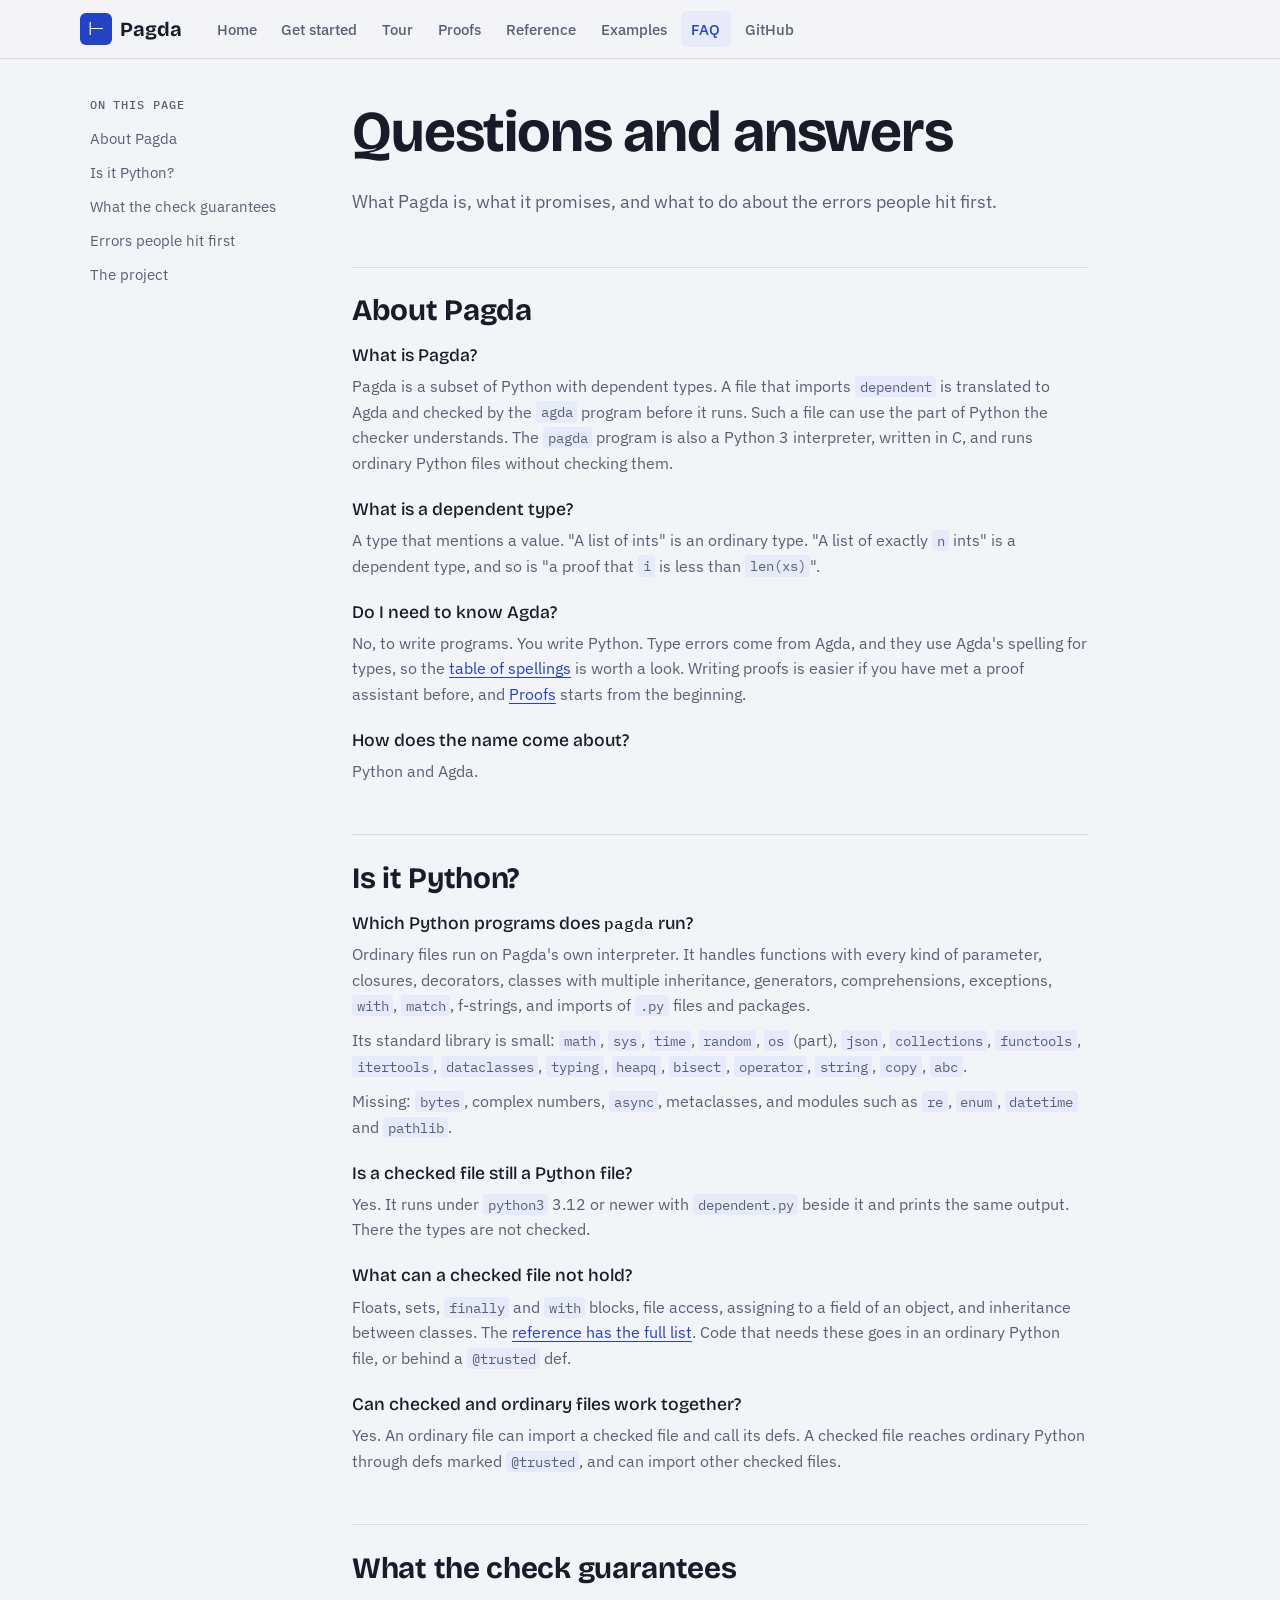
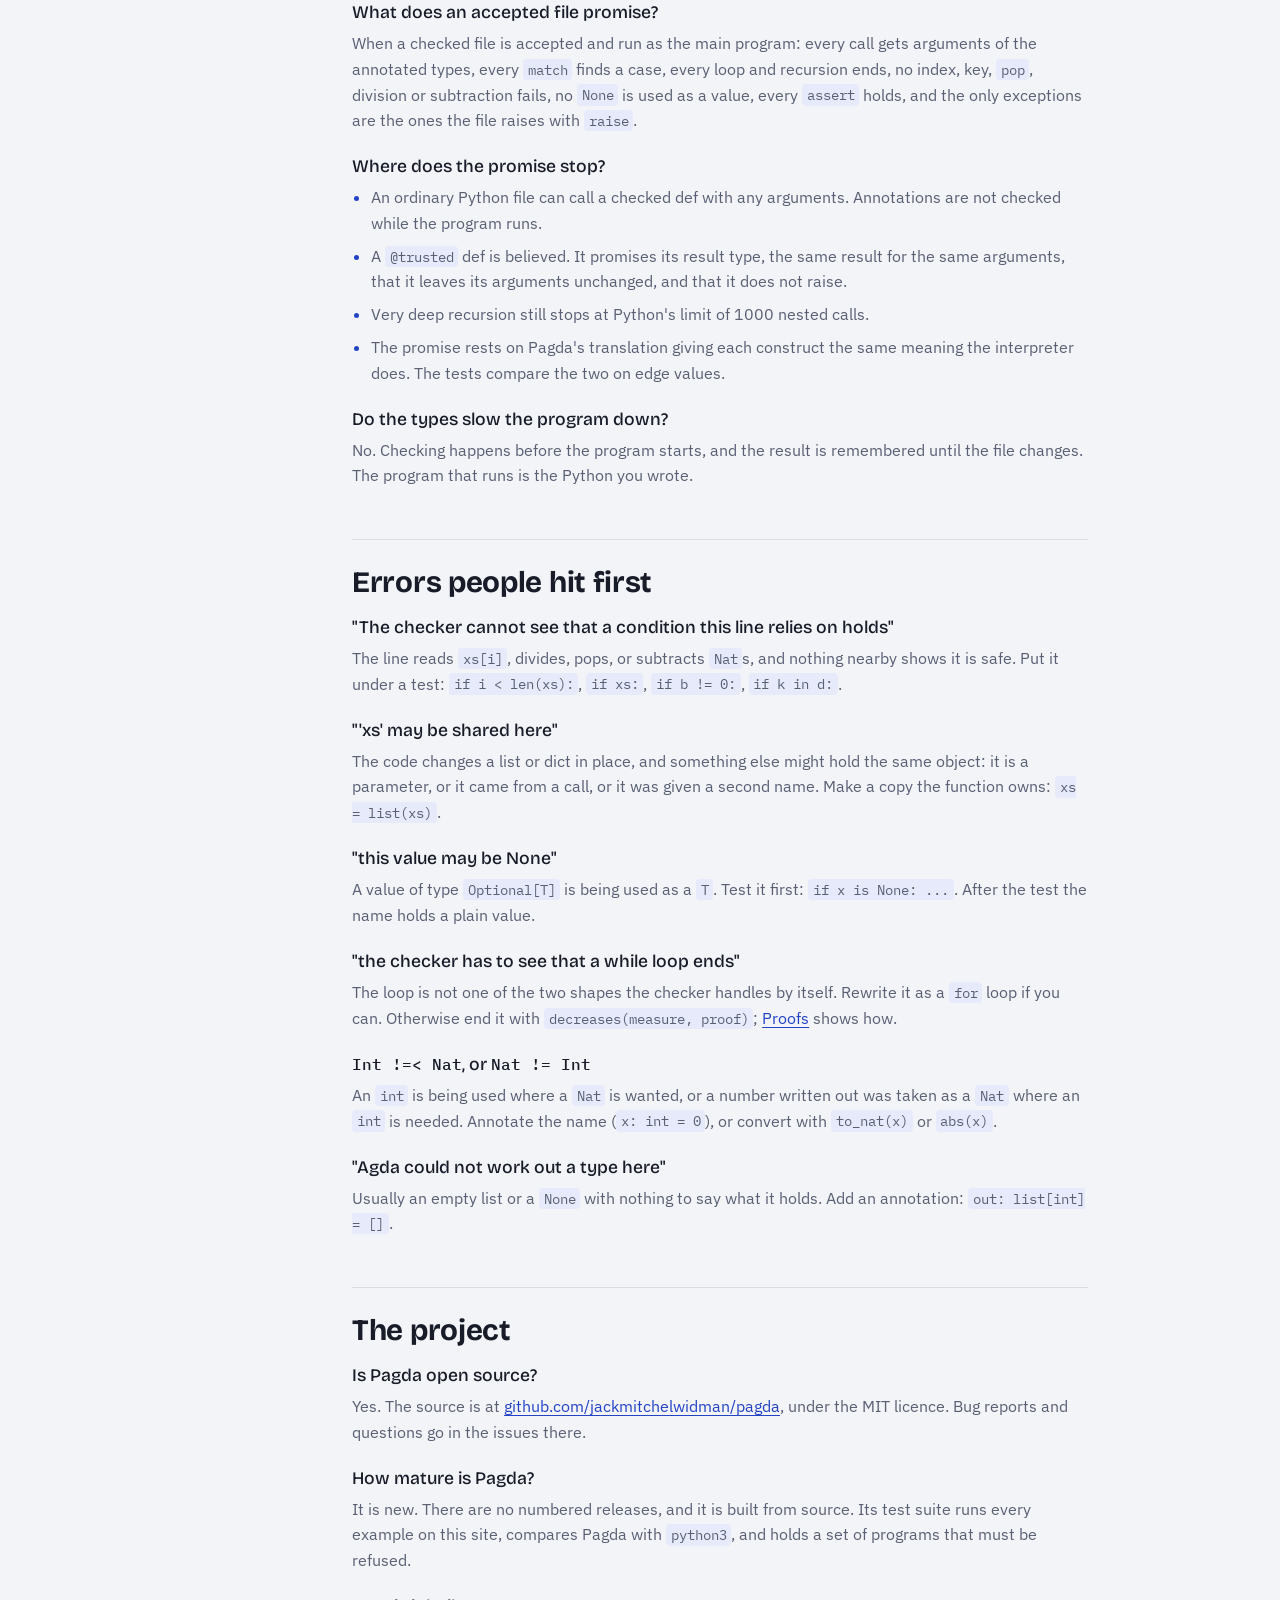
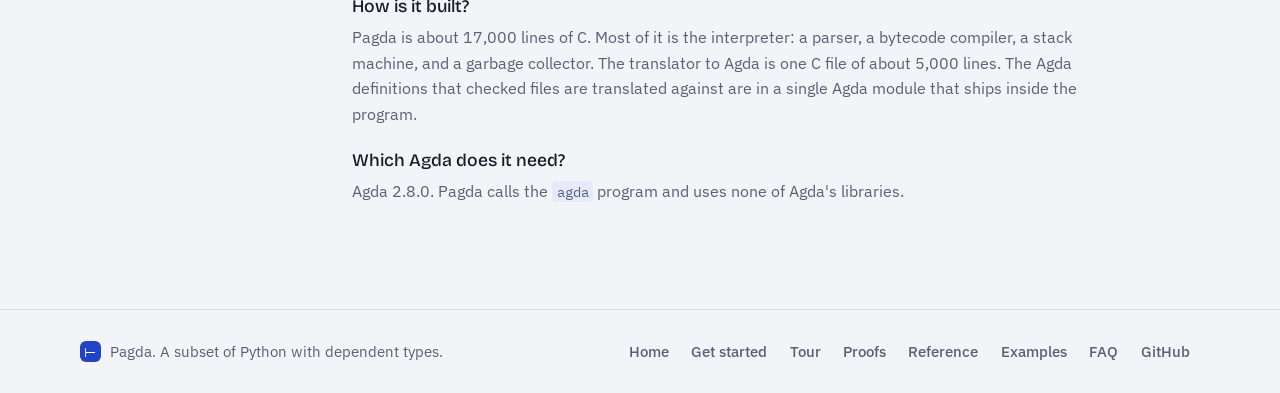
<file: website/site/faq.html>
<!doctype html>
<html lang="en">
<head>
<meta charset="utf-8">
<meta name="viewport" content="width=device-width, initial-scale=1, viewport-fit=cover">
<title>Pagda FAQ</title>
<meta name="claude:viewport-fit-sides" content="cover">
<meta name="description" content="What Pagda is, what it guarantees, what it leaves out, and answers to the errors people hit first.">
<link rel="stylesheet" href="https://fonts.googleapis.com/css2?family=Bricolage+Grotesque:opsz,wght@12..96,500;12..96,700&family=IBM+Plex+Mono:wght@400;500&family=IBM+Plex+Sans:wght@400;500;600&display=swap">
<link rel="stylesheet" href="site.css">
</head>
<body>
<header class="top"><div class="wrap">
<a class="brand" href="index.html"><span class="mark" aria-hidden="true">⊢</span>Pagda</a>
<nav class="nav" aria-label="Site"><a href="index.html">Home</a><a href="start.html">Get started</a><a href="tour.html">Tour</a><a href="proofs.html">Proofs</a><a href="reference.html">Reference</a><a href="examples.html">Examples</a><a href="faq.html" aria-current="page">FAQ</a><a href="https://github.com/jackmitchelwidman/pagda">GitHub</a></nav>
</div></header>
<main class="doc"><nav class="toc" aria-label="On this page"><div class="toc-title">On this page</div><a href="#about">About Pagda</a><a href="#is-it-python">Is it Python?</a><a href="#guarantees">What the check guarantees</a><a href="#common-errors">Errors people hit first</a><a href="#project">The project</a></nav><div class="content"><h1>Questions and answers</h1>
<p class="intro">What Pagda is, what it promises, and what to do about the errors people hit first.</p>

<h2 id="about">About Pagda</h2>
<dl class="faq">
  <div><dt>What is Pagda?</dt>
  <dd><p>Pagda is a subset of Python with dependent types. A file that imports <code>dependent</code> is translated to Agda and checked by the <code>agda</code> program before it runs. Such a file can use the part of Python the checker understands. The <code>pagda</code> program is also a Python 3 interpreter, written in C, and runs ordinary Python files without checking them.</p></dd></div>

  <div><dt>What is a dependent type?</dt>
  <dd><p>A type that mentions a value. "A list of ints" is an ordinary type. "A list of exactly <code>n</code> ints" is a dependent type, and so is "a proof that <code>i</code> is less than <code>len(xs)</code>".</p></dd></div>

  <div><dt>Do I need to know Agda?</dt>
  <dd><p>No, to write programs. You write Python. Type errors come from Agda, and they use Agda's spelling for types, so the <a href="reference.html#reading-the-error-messages">table of spellings</a> is worth a look. Writing proofs is easier if you have met a proof assistant before, and <a href="proofs.html">Proofs</a> starts from the beginning.</p></dd></div>

  <div><dt>How does the name come about?</dt>
  <dd><p>Python and Agda.</p></dd></div>
</dl>

<h2 id="is-it-python">Is it Python?</h2>
<dl class="faq">
  <div><dt>Which Python programs does <code>pagda</code> run?</dt>
  <dd><p>Ordinary files run on Pagda's own interpreter. It handles functions with every kind of parameter, closures, decorators, classes with multiple inheritance, generators, comprehensions, exceptions, <code>with</code>, <code>match</code>, f-strings, and imports of <code>.py</code> files and packages.</p>
  <p>Its standard library is small: <code>math</code>, <code>sys</code>, <code>time</code>, <code>random</code>, <code>os</code> (part), <code>json</code>, <code>collections</code>, <code>functools</code>, <code>itertools</code>, <code>dataclasses</code>, <code>typing</code>, <code>heapq</code>, <code>bisect</code>, <code>operator</code>, <code>string</code>, <code>copy</code>, <code>abc</code>.</p>
  <p>Missing: <code>bytes</code>, complex numbers, <code>async</code>, metaclasses, and modules such as <code>re</code>, <code>enum</code>, <code>datetime</code> and <code>pathlib</code>.</p></dd></div>

  <div><dt>Is a checked file still a Python file?</dt>
  <dd><p>Yes. It runs under <code>python3</code> 3.12 or newer with <code>dependent.py</code> beside it and prints the same output. There the types are not checked.</p></dd></div>

  <div><dt>What can a checked file not hold?</dt>
  <dd><p>Floats, sets, <code>finally</code> and <code>with</code> blocks, file access, assigning to a field of an object, and inheritance between classes. The <a href="reference.html#missing-from-checked-files">reference has the full list</a>. Code that needs these goes in an ordinary Python file, or behind a <code>@trusted</code> def.</p></dd></div>

  <div><dt>Can checked and ordinary files work together?</dt>
  <dd><p>Yes. An ordinary file can import a checked file and call its defs. A checked file reaches ordinary Python through defs marked <code>@trusted</code>, and can import other checked files.</p></dd></div>
</dl>

<h2 id="guarantees">What the check guarantees</h2>
<dl class="faq">
  <div><dt>What does an accepted file promise?</dt>
  <dd><p>When a checked file is accepted and run as the main program: every call gets arguments of the annotated types, every <code>match</code> finds a case, every loop and recursion ends, no index, key, <code>pop</code>, division or subtraction fails, no <code>None</code> is used as a value, every <code>assert</code> holds, and the only exceptions are the ones the file raises with <code>raise</code>.</p></dd></div>

  <div><dt>Where does the promise stop?</dt>
  <dd><ul>
    <li>An ordinary Python file can call a checked def with any arguments. Annotations are not checked while the program runs.</li>
    <li>A <code>@trusted</code> def is believed. It promises its result type, the same result for the same arguments, that it leaves its arguments unchanged, and that it does not raise.</li>
    <li>Very deep recursion still stops at Python's limit of 1000 nested calls.</li>
    <li>The promise rests on Pagda's translation giving each construct the same meaning the interpreter does. The tests compare the two on edge values.</li>
  </ul></dd></div>

  <div><dt>Do the types slow the program down?</dt>
  <dd><p>No. Checking happens before the program starts, and the result is remembered until the file changes. The program that runs is the Python you wrote.</p></dd></div>
</dl>

<h2 id="common-errors">Errors people hit first</h2>
<dl class="faq">
  <div><dt>"The checker cannot see that a condition this line relies on holds"</dt>
  <dd><p>The line reads <code>xs[i]</code>, divides, pops, or subtracts <code>Nat</code>s, and nothing nearby shows it is safe. Put it under a test: <code>if i &lt; len(xs):</code>, <code>if xs:</code>, <code>if b != 0:</code>, <code>if k in d:</code>.</p></dd></div>

  <div><dt>"'xs' may be shared here"</dt>
  <dd><p>The code changes a list or dict in place, and something else might hold the same object: it is a parameter, or it came from a call, or it was given a second name. Make a copy the function owns: <code>xs = list(xs)</code>.</p></dd></div>

  <div><dt>"this value may be None"</dt>
  <dd><p>A value of type <code>Optional[T]</code> is being used as a <code>T</code>. Test it first: <code>if x is None: ...</code>. After the test the name holds a plain value.</p></dd></div>

  <div><dt>"the checker has to see that a while loop ends"</dt>
  <dd><p>The loop is not one of the two shapes the checker handles by itself. Rewrite it as a <code>for</code> loop if you can. Otherwise end it with <code>decreases(measure, proof)</code>; <a href="proofs.html#while-loops">Proofs</a> shows how.</p></dd></div>

  <div><dt><code>Int !=&lt; Nat</code>, or <code>Nat != Int</code></dt>
  <dd><p>An <code>int</code> is being used where a <code>Nat</code> is wanted, or a number written out was taken as a <code>Nat</code> where an <code>int</code> is needed. Annotate the name (<code>x: int = 0</code>), or convert with <code>to_nat(x)</code> or <code>abs(x)</code>.</p></dd></div>

  <div><dt>"Agda could not work out a type here"</dt>
  <dd><p>Usually an empty list or a <code>None</code> with nothing to say what it holds. Add an annotation: <code>out: list[int] = []</code>.</p></dd></div>
</dl>

<h2 id="project">The project</h2>
<dl class="faq">
  <div><dt>Is Pagda open source?</dt>
  <dd><p>Yes. The source is at <a href="https://github.com/jackmitchelwidman/pagda">github.com/jackmitchelwidman/pagda</a>, under the MIT licence. Bug reports and questions go in the issues there.</p></dd></div>

  <div><dt>How mature is Pagda?</dt>
  <dd><p>It is new. There are no numbered releases, and it is built from source. Its test suite runs every example on this site, compares Pagda with <code>python3</code>, and holds a set of programs that must be refused.</p></dd></div>

  <div><dt>How is it built?</dt>
  <dd><p>Pagda is about 17,000 lines of C. Most of it is the interpreter: a parser, a bytecode compiler, a stack machine, and a garbage collector. The translator to Agda is one C file of about 5,000 lines. The Agda definitions that checked files are translated against are in a single Agda module that ships inside the program.</p></dd></div>

  <div><dt>Which Agda does it need?</dt>
  <dd><p>Agda 2.8.0. Pagda calls the <code>agda</code> program and uses none of Agda's libraries.</p></dd></div>
</dl>
</div></main>
<footer class="foot"><div class="wrap">
<div><span class="mark" aria-hidden="true">⊢</span> Pagda. A subset of Python with dependent types.</div>
<nav aria-label="Footer"><a href="index.html">Home</a><a href="start.html">Get started</a><a href="tour.html">Tour</a><a href="proofs.html">Proofs</a><a href="reference.html">Reference</a><a href="examples.html">Examples</a><a href="faq.html" aria-current="page">FAQ</a><a href="https://github.com/jackmitchelwidman/pagda">GitHub</a></nav>
</div></footer>
<script src="site.js"></script>
</body>
</html>
</file>
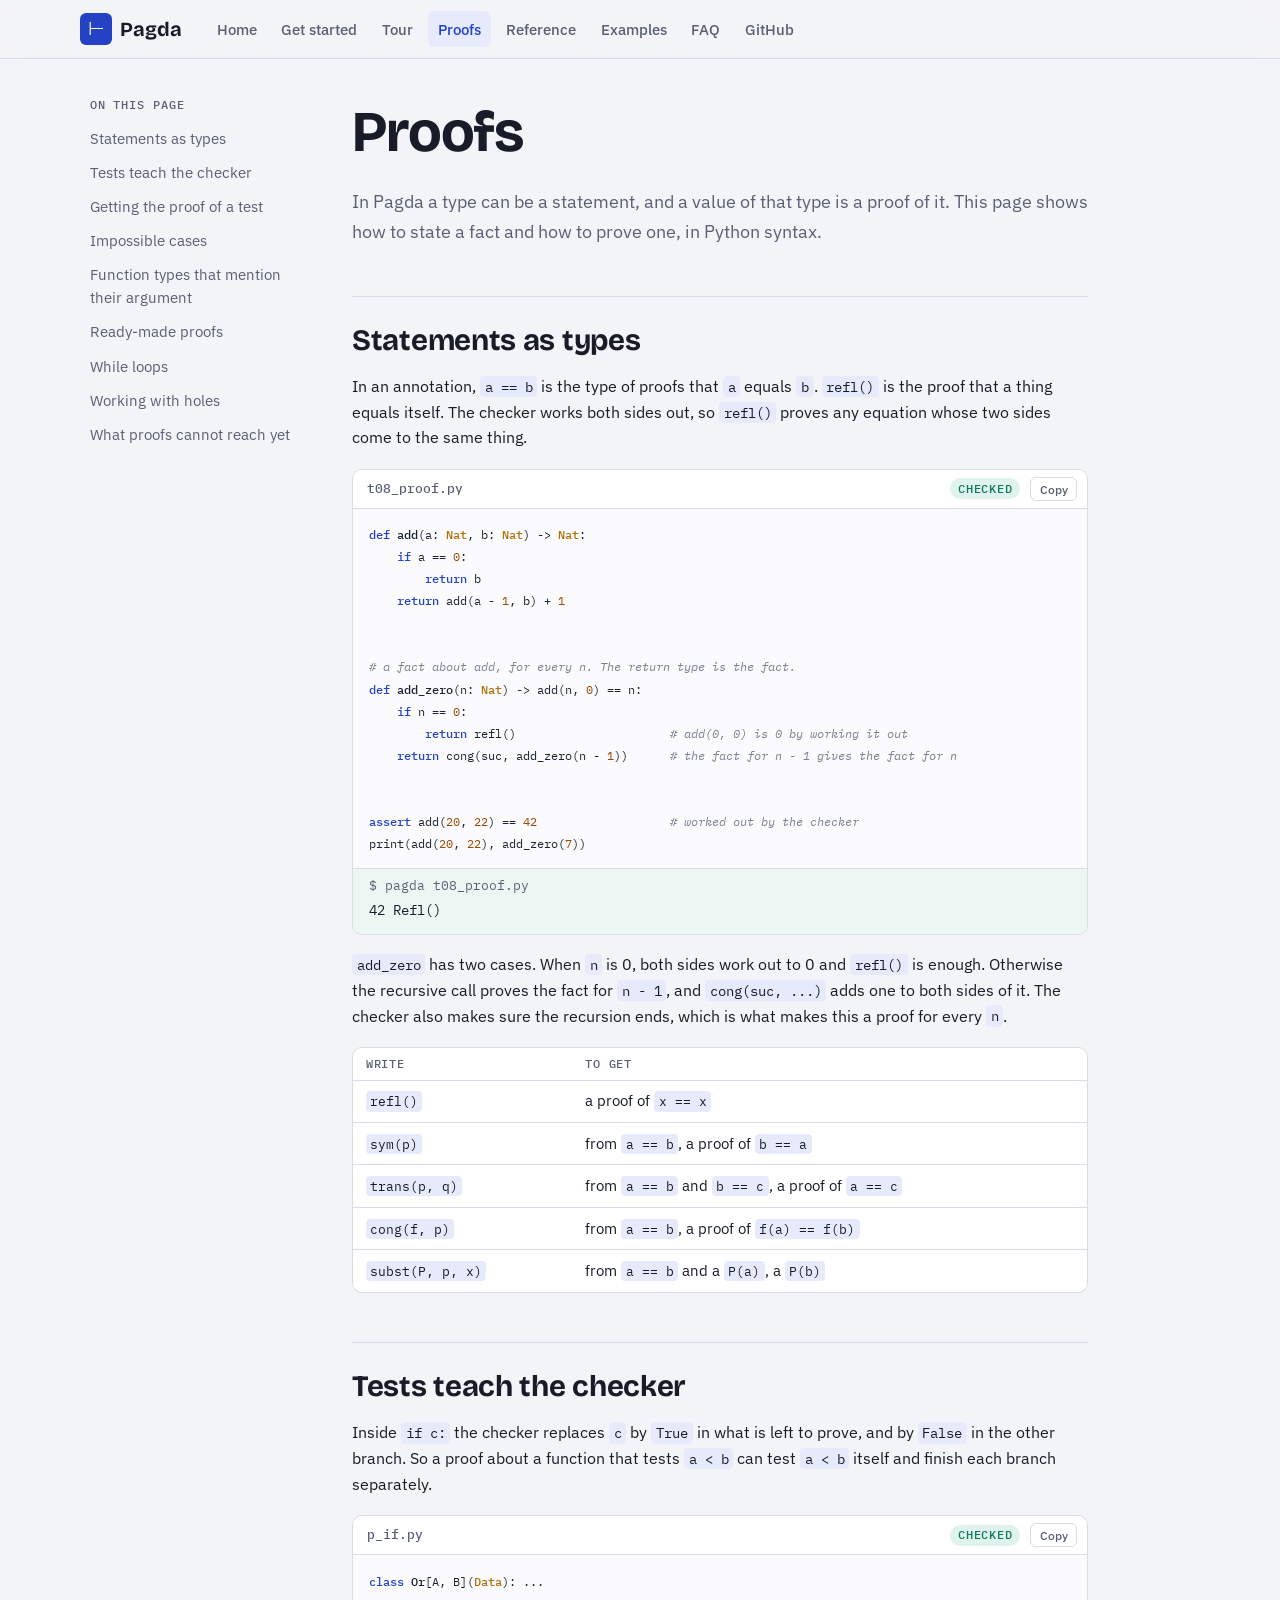
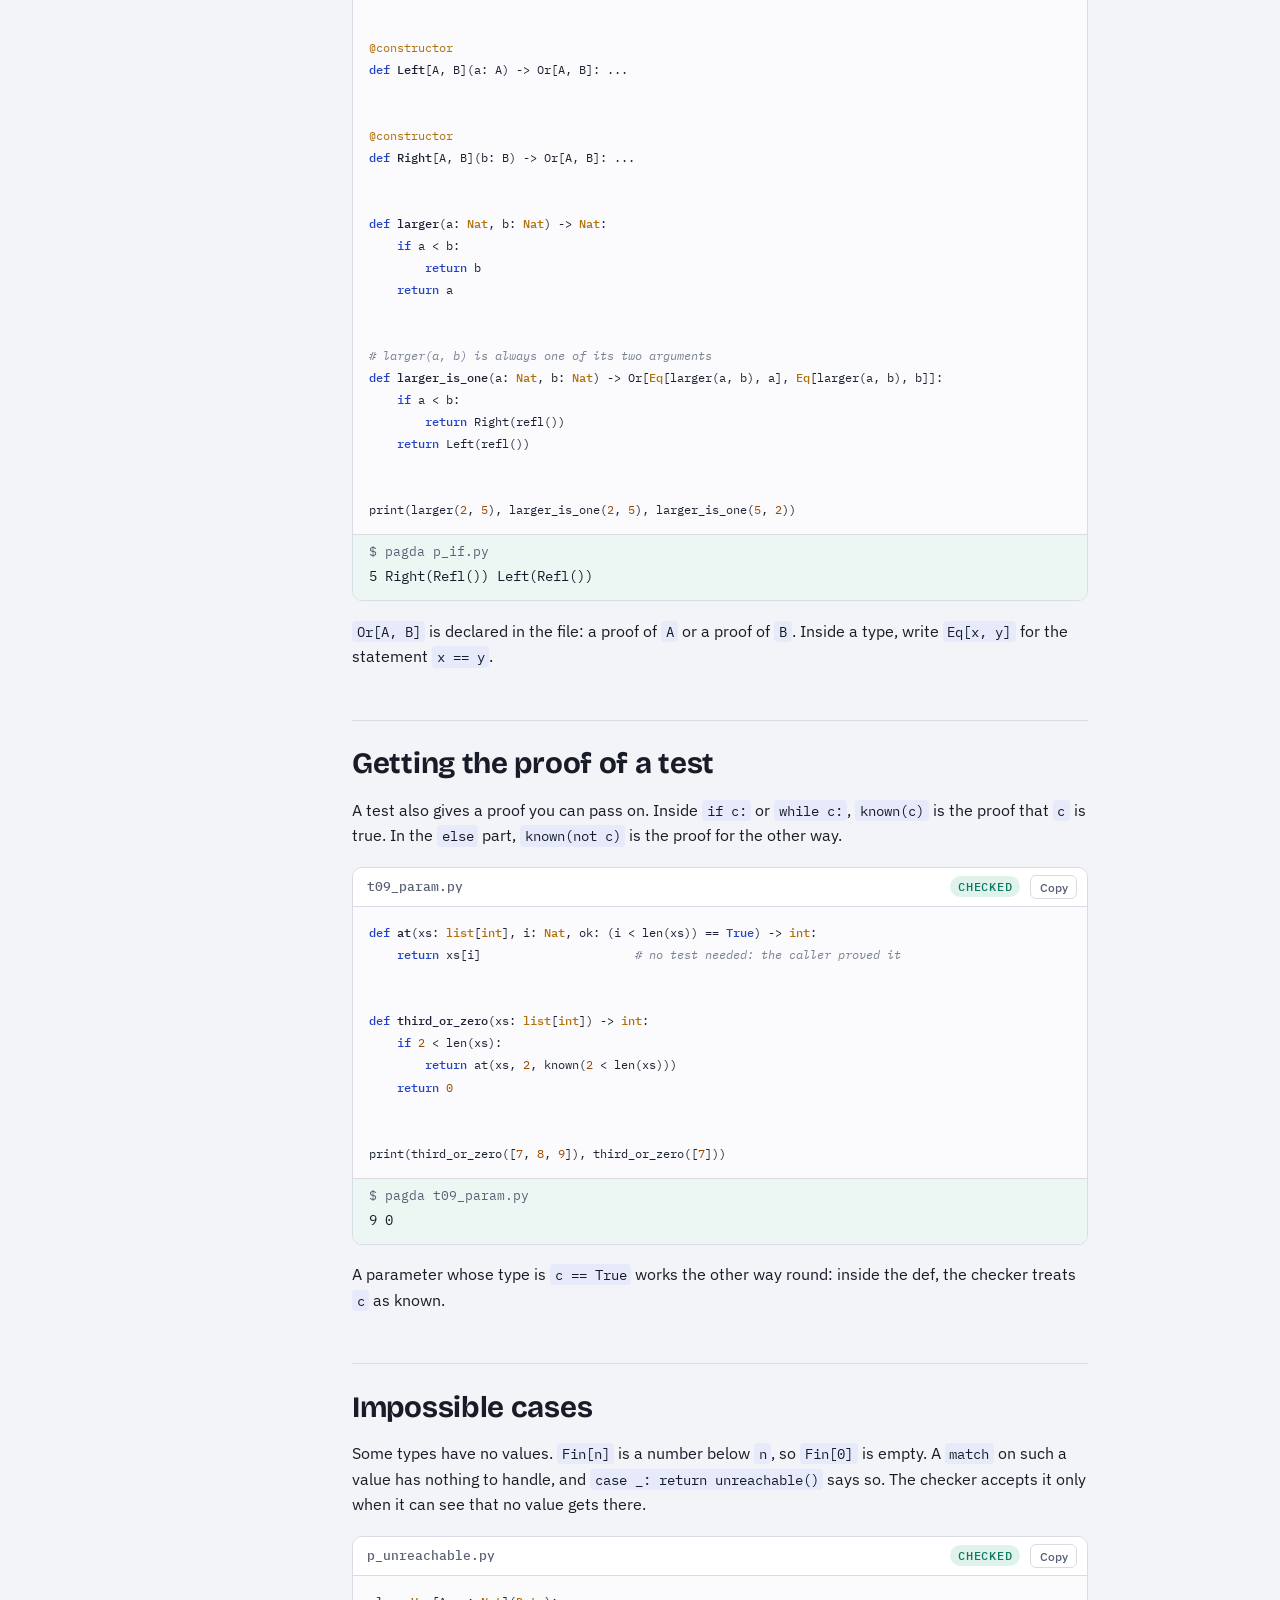
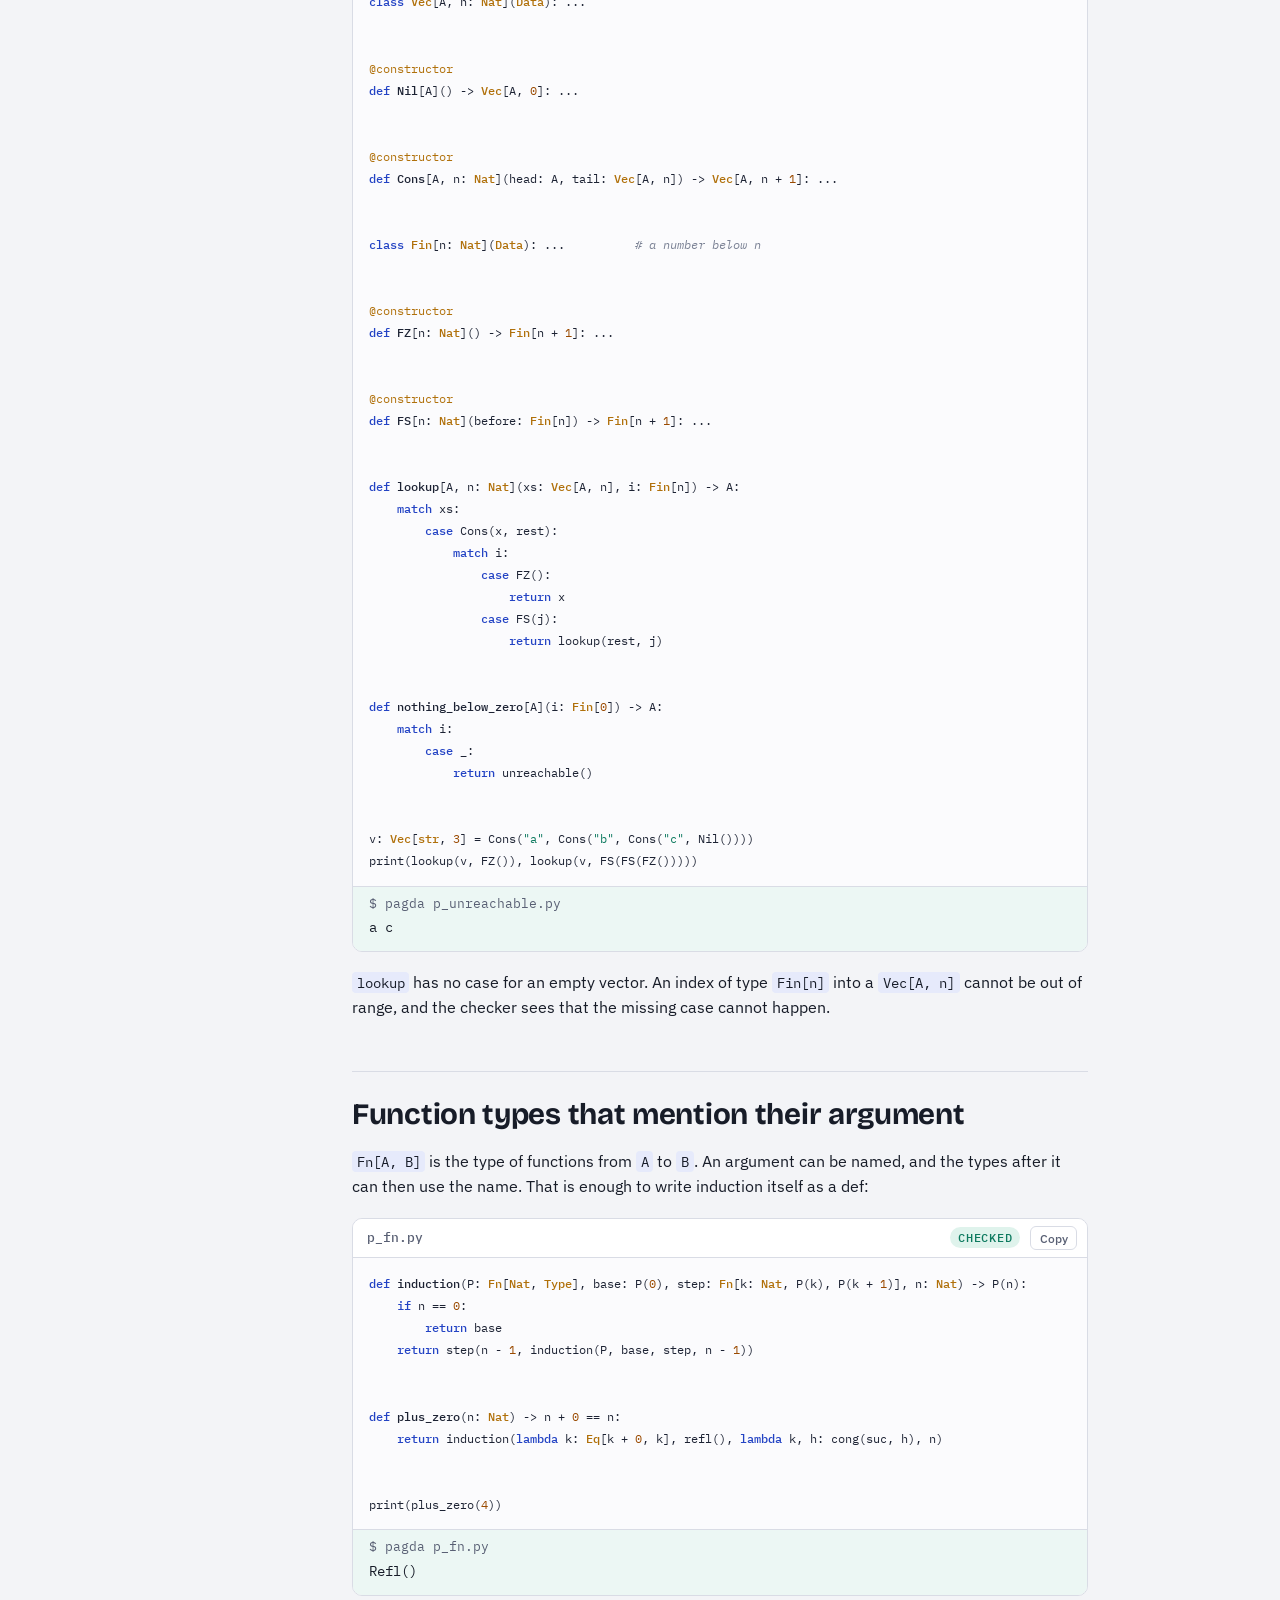
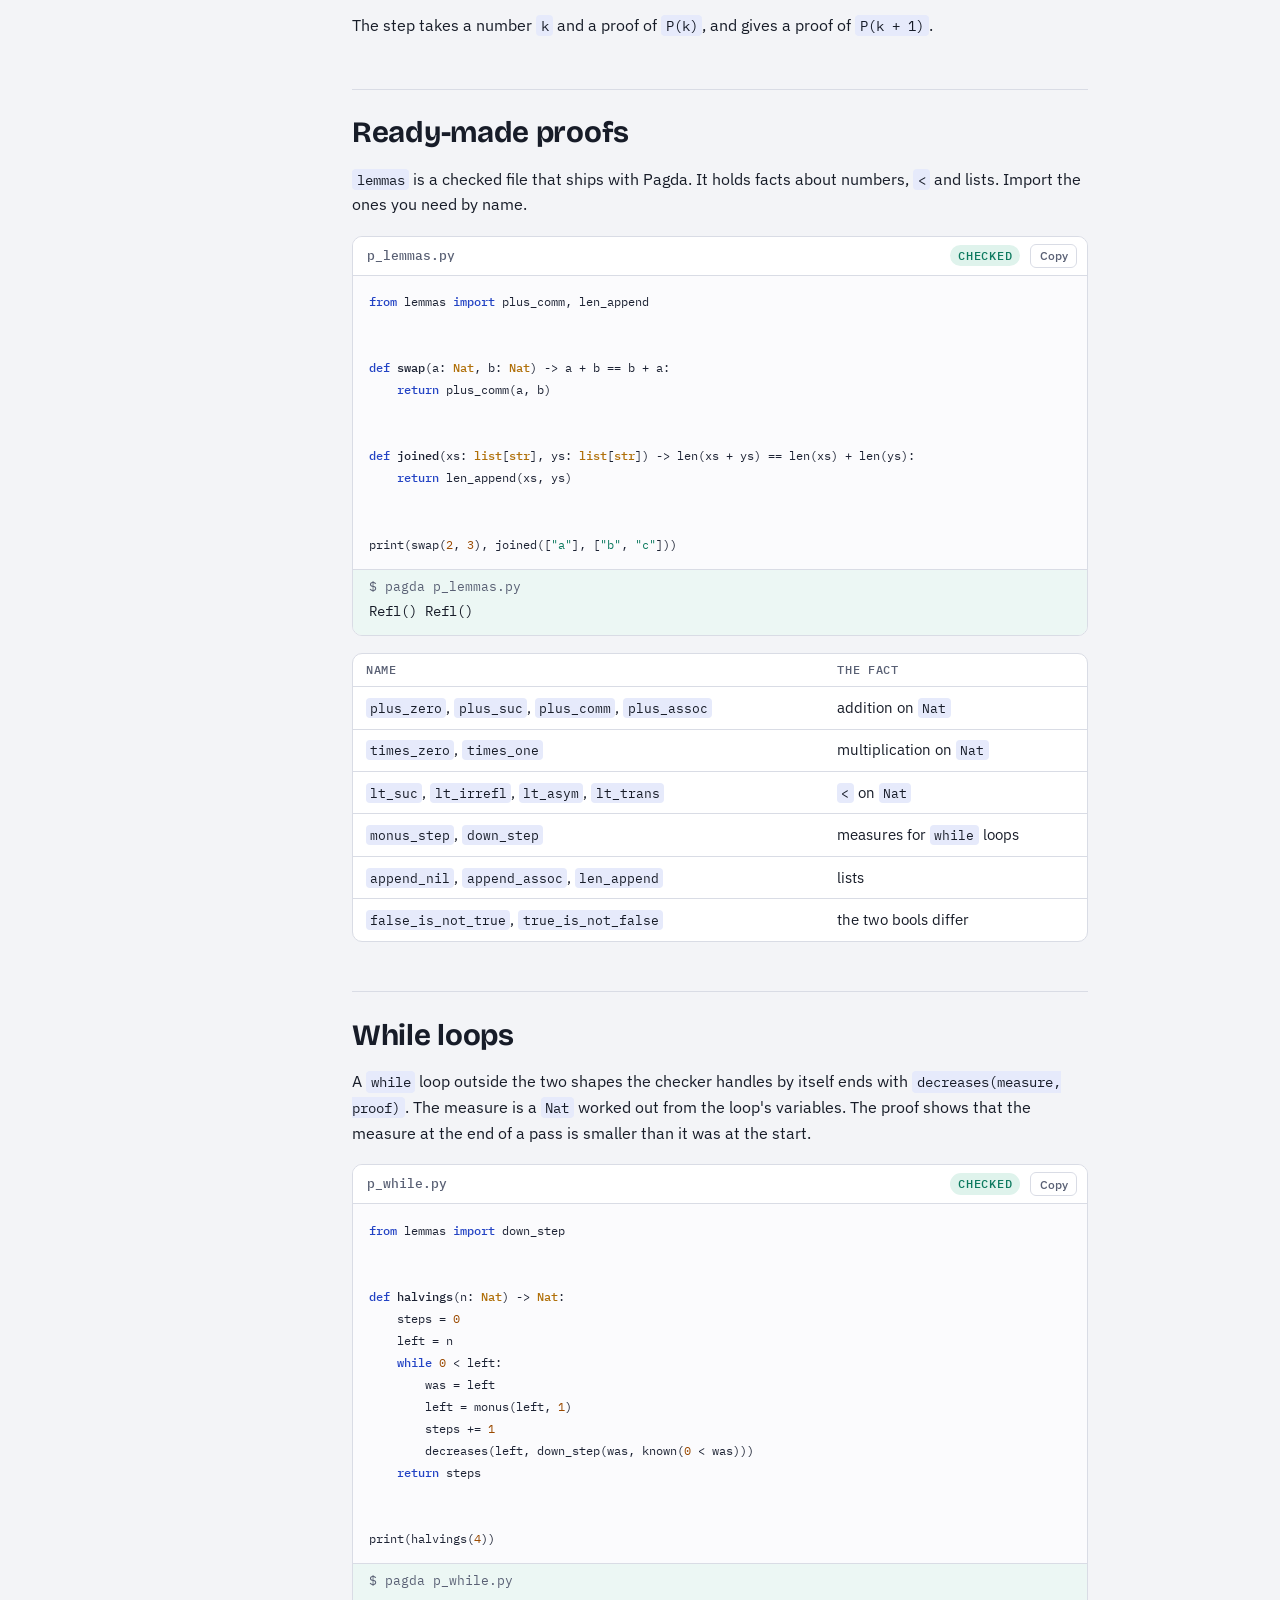
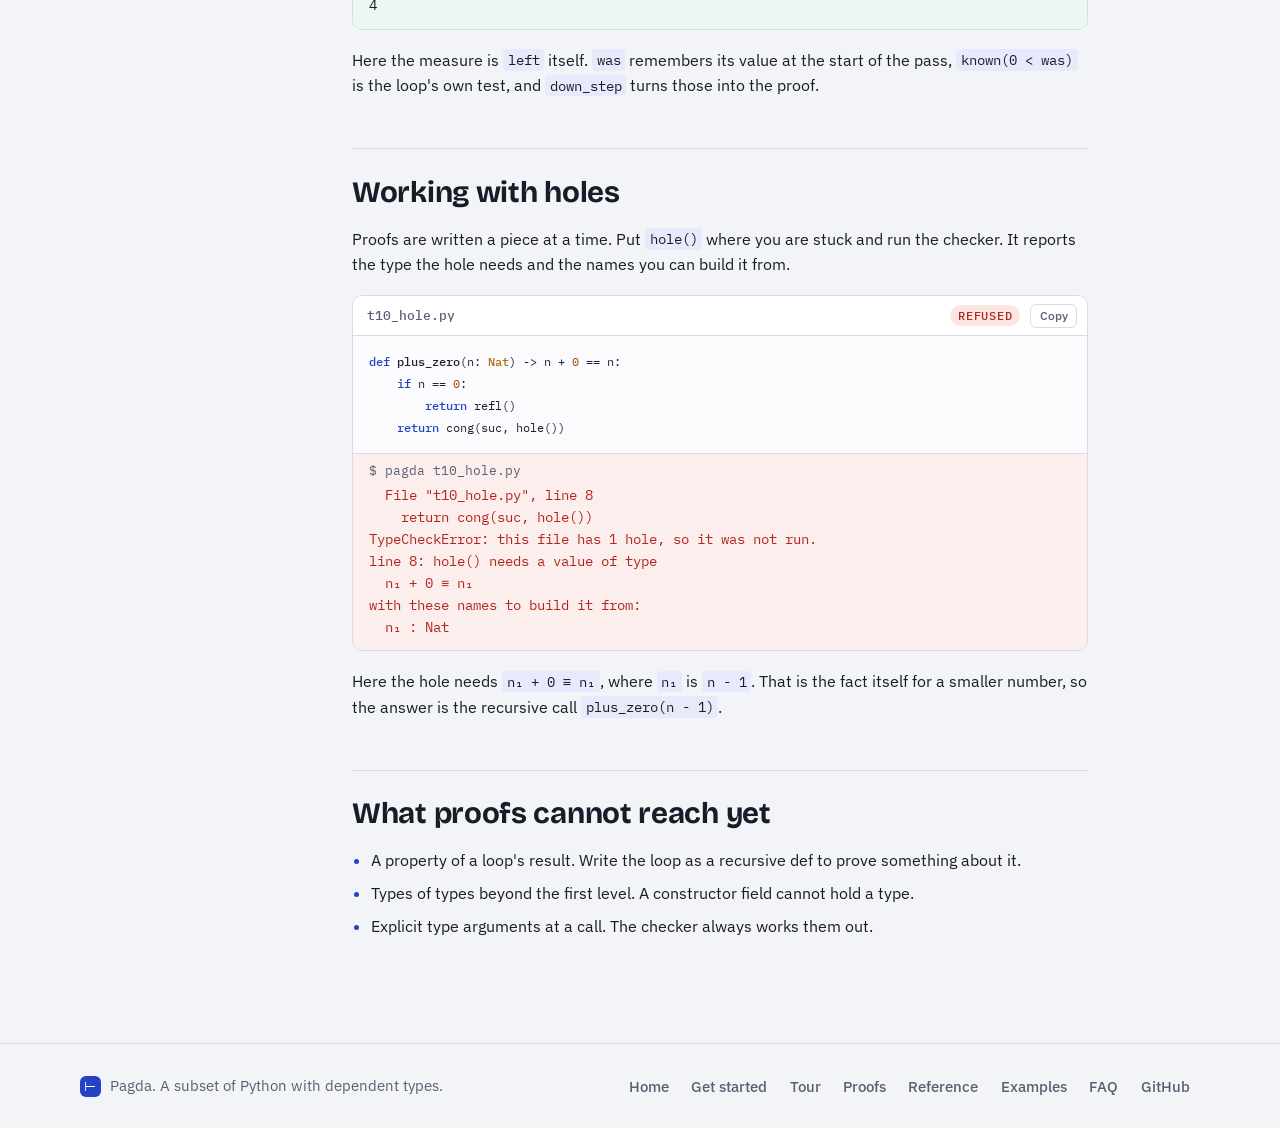
<file: website/site/proofs.html>
<!doctype html>
<html lang="en">
<head>
<meta charset="utf-8">
<meta name="viewport" content="width=device-width, initial-scale=1, viewport-fit=cover">
<title>Proofs in Pagda</title>
<meta name="claude:viewport-fit-sides" content="cover">
<meta name="description" content="Types that state facts, and Python functions that prove them.">
<link rel="stylesheet" href="https://fonts.googleapis.com/css2?family=Bricolage+Grotesque:opsz,wght@12..96,500;12..96,700&family=IBM+Plex+Mono:wght@400;500&family=IBM+Plex+Sans:wght@400;500;600&display=swap">
<link rel="stylesheet" href="site.css">
</head>
<body>
<header class="top"><div class="wrap">
<a class="brand" href="index.html"><span class="mark" aria-hidden="true">⊢</span>Pagda</a>
<nav class="nav" aria-label="Site"><a href="index.html">Home</a><a href="start.html">Get started</a><a href="tour.html">Tour</a><a href="proofs.html" aria-current="page">Proofs</a><a href="reference.html">Reference</a><a href="examples.html">Examples</a><a href="faq.html">FAQ</a><a href="https://github.com/jackmitchelwidman/pagda">GitHub</a></nav>
</div></header>
<main class="doc"><nav class="toc" aria-label="On this page"><div class="toc-title">On this page</div><a href="#statements-as-types">Statements as types</a><a href="#tests-teach-the-checker">Tests teach the checker</a><a href="#known">Getting the proof of a test</a><a href="#impossible-cases">Impossible cases</a><a href="#types-that-depend-on-arguments">Function types that mention their argument</a><a href="#ready-made-proofs">Ready-made proofs</a><a href="#while-loops">While loops</a><a href="#holes">Working with holes</a><a href="#limits">What proofs cannot reach yet</a></nav><div class="content"><h1>Proofs</h1>
<p class="intro">In Pagda a type can be a statement, and a value of that type is a proof of it. This page shows how to state a fact and how to prove one, in Python syntax.</p>

<h2 id="statements-as-types">Statements as types</h2>
<p>In an annotation, <code>a == b</code> is the type of proofs that <code>a</code> equals <code>b</code>. <code>refl()</code> is the proof that a thing equals itself. The checker works both sides out, so <code>refl()</code> proves any equation whose two sides come to the same thing.</p>
<figure class="sample is-ok">
<figcaption><span class="file">t08_proof.py</span><span class="chip ok">checked</span><button class="copy" type="button" data-src="from __future__ import annotations
from dependent import *


def add(a: Nat, b: Nat) -&gt; Nat:
    if a == 0:
        return b
    return add(a - 1, b) + 1


# a fact about add, for every n. The return type is the fact.
def add_zero(n: Nat) -&gt; add(n, 0) == n:
    if n == 0:
        return refl()                      # add(0, 0) is 0 by working it out
    return cong(suc, add_zero(n - 1))      # the fact for n - 1 gives the fact for n


assert add(20, 22) == 42                   # worked out by the checker
print(add(20, 22), add_zero(7))
">Copy</button></figcaption>
<pre class="code"><code><span class="k">def</span> <span class="f">add</span>(a: <span class="t">Nat</span>, b: <span class="t">Nat</span>) -&gt; <span class="t">Nat</span>:
    <span class="k">if</span> a == <span class="n">0</span>:
        <span class="k">return</span> b
    <span class="k">return</span> add(a - <span class="n">1</span>, b) + <span class="n">1</span>


<span class="c"># a fact about add, for every n. The return type is the fact.</span>
<span class="k">def</span> <span class="f">add_zero</span>(n: <span class="t">Nat</span>) -&gt; add(n, <span class="n">0</span>) == n:
    <span class="k">if</span> n == <span class="n">0</span>:
        <span class="k">return</span> refl()                      <span class="c"># add(0, 0) is 0 by working it out</span>
    <span class="k">return</span> cong(suc, add_zero(n - <span class="n">1</span>))      <span class="c"># the fact for n - 1 gives the fact for n</span>


<span class="k">assert</span> add(<span class="n">20</span>, <span class="n">22</span>) == <span class="n">42</span>                   <span class="c"># worked out by the checker</span>
print(add(<span class="n">20</span>, <span class="n">22</span>), add_zero(<span class="n">7</span>))
</code></pre>
<div class="result"><div class="cmd">$ pagda t08_proof.py</div><pre>42 Refl()</pre></div>
</figure>
<p><code>add_zero</code> has two cases. When <code>n</code> is 0, both sides work out to 0 and <code>refl()</code> is enough. Otherwise the recursive call proves the fact for <code>n - 1</code>, and <code>cong(suc, ...)</code> adds one to both sides of it. The checker also makes sure the recursion ends, which is what makes this a proof for every <code>n</code>.</p>
<div class="table"><table>
<thead><tr><th>Write</th><th>To get</th></tr></thead>
<tbody>
<tr><td><code>refl()</code></td><td>a proof of <code>x == x</code></td></tr>
<tr><td><code>sym(p)</code></td><td>from <code>a == b</code>, a proof of <code>b == a</code></td></tr>
<tr><td><code>trans(p, q)</code></td><td>from <code>a == b</code> and <code>b == c</code>, a proof of <code>a == c</code></td></tr>
<tr><td><code>cong(f, p)</code></td><td>from <code>a == b</code>, a proof of <code>f(a) == f(b)</code></td></tr>
<tr><td><code>subst(P, p, x)</code></td><td>from <code>a == b</code> and a <code>P(a)</code>, a <code>P(b)</code></td></tr>
</tbody></table></div>

<h2 id="tests-teach-the-checker">Tests teach the checker</h2>
<p>Inside <code>if c:</code> the checker replaces <code>c</code> by <code>True</code> in what is left to prove, and by <code>False</code> in the other branch. So a proof about a function that tests <code>a &lt; b</code> can test <code>a &lt; b</code> itself and finish each branch separately.</p>
<figure class="sample is-ok">
<figcaption><span class="file">p_if.py</span><span class="chip ok">checked</span><button class="copy" type="button" data-src="from __future__ import annotations
from dependent import *


class Or[A, B](Data): ...


@constructor
def Left[A, B](a: A) -&gt; Or[A, B]: ...


@constructor
def Right[A, B](b: B) -&gt; Or[A, B]: ...


def larger(a: Nat, b: Nat) -&gt; Nat:
    if a &lt; b:
        return b
    return a


# larger(a, b) is always one of its two arguments
def larger_is_one(a: Nat, b: Nat) -&gt; Or[Eq[larger(a, b), a], Eq[larger(a, b), b]]:
    if a &lt; b:
        return Right(refl())
    return Left(refl())


print(larger(2, 5), larger_is_one(2, 5), larger_is_one(5, 2))
">Copy</button></figcaption>
<pre class="code"><code><span class="k">class</span> <span class="f">Or</span>[A, B](<span class="t">Data</span>): ...


<span class="d">@constructor</span>
<span class="k">def</span> <span class="f">Left</span>[A, B](a: A) -&gt; Or[A, B]: ...


<span class="d">@constructor</span>
<span class="k">def</span> <span class="f">Right</span>[A, B](b: B) -&gt; Or[A, B]: ...


<span class="k">def</span> <span class="f">larger</span>(a: <span class="t">Nat</span>, b: <span class="t">Nat</span>) -&gt; <span class="t">Nat</span>:
    <span class="k">if</span> a &lt; b:
        <span class="k">return</span> b
    <span class="k">return</span> a


<span class="c"># larger(a, b) is always one of its two arguments</span>
<span class="k">def</span> <span class="f">larger_is_one</span>(a: <span class="t">Nat</span>, b: <span class="t">Nat</span>) -&gt; Or[<span class="t">Eq</span>[larger(a, b), a], <span class="t">Eq</span>[larger(a, b), b]]:
    <span class="k">if</span> a &lt; b:
        <span class="k">return</span> Right(refl())
    <span class="k">return</span> Left(refl())


print(larger(<span class="n">2</span>, <span class="n">5</span>), larger_is_one(<span class="n">2</span>, <span class="n">5</span>), larger_is_one(<span class="n">5</span>, <span class="n">2</span>))
</code></pre>
<div class="result"><div class="cmd">$ pagda p_if.py</div><pre>5 Right(Refl()) Left(Refl())</pre></div>
</figure>
<p><code>Or[A, B]</code> is declared in the file: a proof of <code>A</code> or a proof of <code>B</code>. Inside a type, write <code>Eq[x, y]</code> for the statement <code>x == y</code>.</p>

<h2 id="known">Getting the proof of a test</h2>
<p>A test also gives a proof you can pass on. Inside <code>if c:</code> or <code>while c:</code>, <code>known(c)</code> is the proof that <code>c</code> is true. In the <code>else</code> part, <code>known(not c)</code> is the proof for the other way.</p>
<figure class="sample is-ok">
<figcaption><span class="file">t09_param.py</span><span class="chip ok">checked</span><button class="copy" type="button" data-src="from __future__ import annotations
from dependent import *


def at(xs: list[int], i: Nat, ok: (i &lt; len(xs)) == True) -&gt; int:
    return xs[i]                      # no test needed: the caller proved it


def third_or_zero(xs: list[int]) -&gt; int:
    if 2 &lt; len(xs):
        return at(xs, 2, known(2 &lt; len(xs)))
    return 0


print(third_or_zero([7, 8, 9]), third_or_zero([7]))
">Copy</button></figcaption>
<pre class="code"><code><span class="k">def</span> <span class="f">at</span>(xs: <span class="t">list</span>[<span class="t">int</span>], i: <span class="t">Nat</span>, ok: (i &lt; len(xs)) == <span class="k">True</span>) -&gt; <span class="t">int</span>:
    <span class="k">return</span> xs[i]                      <span class="c"># no test needed: the caller proved it</span>


<span class="k">def</span> <span class="f">third_or_zero</span>(xs: <span class="t">list</span>[<span class="t">int</span>]) -&gt; <span class="t">int</span>:
    <span class="k">if</span> <span class="n">2</span> &lt; len(xs):
        <span class="k">return</span> at(xs, <span class="n">2</span>, known(<span class="n">2</span> &lt; len(xs)))
    <span class="k">return</span> <span class="n">0</span>


print(third_or_zero([<span class="n">7</span>, <span class="n">8</span>, <span class="n">9</span>]), third_or_zero([<span class="n">7</span>]))
</code></pre>
<div class="result"><div class="cmd">$ pagda t09_param.py</div><pre>9 0</pre></div>
</figure>
<p>A parameter whose type is <code>c == True</code> works the other way round: inside the def, the checker treats <code>c</code> as known.</p>

<h2 id="impossible-cases">Impossible cases</h2>
<p>Some types have no values. <code>Fin[n]</code> is a number below <code>n</code>, so <code>Fin[0]</code> is empty. A <code>match</code> on such a value has nothing to handle, and <code>case _: return unreachable()</code> says so. The checker accepts it only when it can see that no value gets there.</p>
<figure class="sample is-ok">
<figcaption><span class="file">p_unreachable.py</span><span class="chip ok">checked</span><button class="copy" type="button" data-src="from __future__ import annotations
from dependent import *


class Vec[A, n: Nat](Data): ...


@constructor
def Nil[A]() -&gt; Vec[A, 0]: ...


@constructor
def Cons[A, n: Nat](head: A, tail: Vec[A, n]) -&gt; Vec[A, n + 1]: ...


class Fin[n: Nat](Data): ...          # a number below n


@constructor
def FZ[n: Nat]() -&gt; Fin[n + 1]: ...


@constructor
def FS[n: Nat](before: Fin[n]) -&gt; Fin[n + 1]: ...


def lookup[A, n: Nat](xs: Vec[A, n], i: Fin[n]) -&gt; A:
    match xs:
        case Cons(x, rest):
            match i:
                case FZ():
                    return x
                case FS(j):
                    return lookup(rest, j)


def nothing_below_zero[A](i: Fin[0]) -&gt; A:
    match i:
        case _:
            return unreachable()


v: Vec[str, 3] = Cons(&quot;a&quot;, Cons(&quot;b&quot;, Cons(&quot;c&quot;, Nil())))
print(lookup(v, FZ()), lookup(v, FS(FS(FZ()))))
">Copy</button></figcaption>
<pre class="code"><code><span class="k">class</span> <span class="t">Vec</span>[A, n: <span class="t">Nat</span>](<span class="t">Data</span>): ...


<span class="d">@constructor</span>
<span class="k">def</span> <span class="f">Nil</span>[A]() -&gt; <span class="t">Vec</span>[A, <span class="n">0</span>]: ...


<span class="d">@constructor</span>
<span class="k">def</span> <span class="f">Cons</span>[A, n: <span class="t">Nat</span>](head: A, tail: <span class="t">Vec</span>[A, n]) -&gt; <span class="t">Vec</span>[A, n + <span class="n">1</span>]: ...


<span class="k">class</span> <span class="t">Fin</span>[n: <span class="t">Nat</span>](<span class="t">Data</span>): ...          <span class="c"># a number below n</span>


<span class="d">@constructor</span>
<span class="k">def</span> <span class="f">FZ</span>[n: <span class="t">Nat</span>]() -&gt; <span class="t">Fin</span>[n + <span class="n">1</span>]: ...


<span class="d">@constructor</span>
<span class="k">def</span> <span class="f">FS</span>[n: <span class="t">Nat</span>](before: <span class="t">Fin</span>[n]) -&gt; <span class="t">Fin</span>[n + <span class="n">1</span>]: ...


<span class="k">def</span> <span class="f">lookup</span>[A, n: <span class="t">Nat</span>](xs: <span class="t">Vec</span>[A, n], i: <span class="t">Fin</span>[n]) -&gt; A:
    <span class="k">match</span> xs:
        <span class="k">case</span> Cons(x, rest):
            <span class="k">match</span> i:
                <span class="k">case</span> FZ():
                    <span class="k">return</span> x
                <span class="k">case</span> FS(j):
                    <span class="k">return</span> lookup(rest, j)


<span class="k">def</span> <span class="f">nothing_below_zero</span>[A](i: <span class="t">Fin</span>[<span class="n">0</span>]) -&gt; A:
    <span class="k">match</span> i:
        <span class="k">case</span> _:
            <span class="k">return</span> unreachable()


v: <span class="t">Vec</span>[<span class="t">str</span>, <span class="n">3</span>] = Cons(<span class="s">&quot;a&quot;</span>, Cons(<span class="s">&quot;b&quot;</span>, Cons(<span class="s">&quot;c&quot;</span>, Nil())))
print(lookup(v, FZ()), lookup(v, FS(FS(FZ()))))
</code></pre>
<div class="result"><div class="cmd">$ pagda p_unreachable.py</div><pre>a c</pre></div>
</figure>
<p><code>lookup</code> has no case for an empty vector. An index of type <code>Fin[n]</code> into a <code>Vec[A, n]</code> cannot be out of range, and the checker sees that the missing case cannot happen.</p>

<h2 id="types-that-depend-on-arguments">Function types that mention their argument</h2>
<p><code>Fn[A, B]</code> is the type of functions from <code>A</code> to <code>B</code>. An argument can be named, and the types after it can then use the name. That is enough to write induction itself as a def:</p>
<figure class="sample is-ok">
<figcaption><span class="file">p_fn.py</span><span class="chip ok">checked</span><button class="copy" type="button" data-src="from __future__ import annotations
from dependent import *


def induction(P: Fn[Nat, Type], base: P(0), step: Fn[k: Nat, P(k), P(k + 1)], n: Nat) -&gt; P(n):
    if n == 0:
        return base
    return step(n - 1, induction(P, base, step, n - 1))


def plus_zero(n: Nat) -&gt; n + 0 == n:
    return induction(lambda k: Eq[k + 0, k], refl(), lambda k, h: cong(suc, h), n)


print(plus_zero(4))
">Copy</button></figcaption>
<pre class="code"><code><span class="k">def</span> <span class="f">induction</span>(P: <span class="t">Fn</span>[<span class="t">Nat</span>, <span class="t">Type</span>], base: P(<span class="n">0</span>), step: <span class="t">Fn</span>[k: <span class="t">Nat</span>, P(k), P(k + <span class="n">1</span>)], n: <span class="t">Nat</span>) -&gt; P(n):
    <span class="k">if</span> n == <span class="n">0</span>:
        <span class="k">return</span> base
    <span class="k">return</span> step(n - <span class="n">1</span>, induction(P, base, step, n - <span class="n">1</span>))


<span class="k">def</span> <span class="f">plus_zero</span>(n: <span class="t">Nat</span>) -&gt; n + <span class="n">0</span> == n:
    <span class="k">return</span> induction(<span class="k">lambda</span> k: <span class="t">Eq</span>[k + <span class="n">0</span>, k], refl(), <span class="k">lambda</span> k, h: cong(suc, h), n)


print(plus_zero(<span class="n">4</span>))
</code></pre>
<div class="result"><div class="cmd">$ pagda p_fn.py</div><pre>Refl()</pre></div>
</figure>
<p>The step takes a number <code>k</code> and a proof of <code>P(k)</code>, and gives a proof of <code>P(k + 1)</code>.</p>

<h2 id="ready-made-proofs">Ready-made proofs</h2>
<p><code>lemmas</code> is a checked file that ships with Pagda. It holds facts about numbers, <code>&lt;</code> and lists. Import the ones you need by name.</p>
<figure class="sample is-ok">
<figcaption><span class="file">p_lemmas.py</span><span class="chip ok">checked</span><button class="copy" type="button" data-src="from __future__ import annotations
from dependent import *

from lemmas import plus_comm, len_append


def swap(a: Nat, b: Nat) -&gt; a + b == b + a:
    return plus_comm(a, b)


def joined(xs: list[str], ys: list[str]) -&gt; len(xs + ys) == len(xs) + len(ys):
    return len_append(xs, ys)


print(swap(2, 3), joined([&quot;a&quot;], [&quot;b&quot;, &quot;c&quot;]))
">Copy</button></figcaption>
<pre class="code"><code><span class="k">from</span> lemmas <span class="k">import</span> plus_comm, len_append


<span class="k">def</span> <span class="f">swap</span>(a: <span class="t">Nat</span>, b: <span class="t">Nat</span>) -&gt; a + b == b + a:
    <span class="k">return</span> plus_comm(a, b)


<span class="k">def</span> <span class="f">joined</span>(xs: <span class="t">list</span>[<span class="t">str</span>], ys: <span class="t">list</span>[<span class="t">str</span>]) -&gt; len(xs + ys) == len(xs) + len(ys):
    <span class="k">return</span> len_append(xs, ys)


print(swap(<span class="n">2</span>, <span class="n">3</span>), joined([<span class="s">&quot;a&quot;</span>], [<span class="s">&quot;b&quot;</span>, <span class="s">&quot;c&quot;</span>]))
</code></pre>
<div class="result"><div class="cmd">$ pagda p_lemmas.py</div><pre>Refl() Refl()</pre></div>
</figure>
<div class="table"><table>
<thead><tr><th>Name</th><th>The fact</th></tr></thead>
<tbody>
<tr><td><code>plus_zero</code>, <code>plus_suc</code>, <code>plus_comm</code>, <code>plus_assoc</code></td><td>addition on <code>Nat</code></td></tr>
<tr><td><code>times_zero</code>, <code>times_one</code></td><td>multiplication on <code>Nat</code></td></tr>
<tr><td><code>lt_suc</code>, <code>lt_irrefl</code>, <code>lt_asym</code>, <code>lt_trans</code></td><td><code>&lt;</code> on <code>Nat</code></td></tr>
<tr><td><code>monus_step</code>, <code>down_step</code></td><td>measures for <code>while</code> loops</td></tr>
<tr><td><code>append_nil</code>, <code>append_assoc</code>, <code>len_append</code></td><td>lists</td></tr>
<tr><td><code>false_is_not_true</code>, <code>true_is_not_false</code></td><td>the two bools differ</td></tr>
</tbody></table></div>

<h2 id="while-loops">While loops</h2>
<p>A <code>while</code> loop outside the two shapes the checker handles by itself ends with <code>decreases(measure, proof)</code>. The measure is a <code>Nat</code> worked out from the loop's variables. The proof shows that the measure at the end of a pass is smaller than it was at the start.</p>
<figure class="sample is-ok">
<figcaption><span class="file">p_while.py</span><span class="chip ok">checked</span><button class="copy" type="button" data-src="from __future__ import annotations
from dependent import *

from lemmas import down_step


def halvings(n: Nat) -&gt; Nat:
    steps = 0
    left = n
    while 0 &lt; left:
        was = left
        left = monus(left, 1)
        steps += 1
        decreases(left, down_step(was, known(0 &lt; was)))
    return steps


print(halvings(4))
">Copy</button></figcaption>
<pre class="code"><code><span class="k">from</span> lemmas <span class="k">import</span> down_step


<span class="k">def</span> <span class="f">halvings</span>(n: <span class="t">Nat</span>) -&gt; <span class="t">Nat</span>:
    steps = <span class="n">0</span>
    left = n
    <span class="k">while</span> <span class="n">0</span> &lt; left:
        was = left
        left = monus(left, <span class="n">1</span>)
        steps += <span class="n">1</span>
        decreases(left, down_step(was, known(<span class="n">0</span> &lt; was)))
    <span class="k">return</span> steps


print(halvings(<span class="n">4</span>))
</code></pre>
<div class="result"><div class="cmd">$ pagda p_while.py</div><pre>4</pre></div>
</figure>
<p>Here the measure is <code>left</code> itself. <code>was</code> remembers its value at the start of the pass, <code>known(0 &lt; was)</code> is the loop's own test, and <code>down_step</code> turns those into the proof.</p>

<h2 id="holes">Working with holes</h2>
<p>Proofs are written a piece at a time. Put <code>hole()</code> where you are stuck and run the checker. It reports the type the hole needs and the names you can build it from.</p>
<figure class="sample is-bad">
<figcaption><span class="file">t10_hole.py</span><span class="chip bad">refused</span><button class="copy" type="button" data-src="from __future__ import annotations
from dependent import *


def plus_zero(n: Nat) -&gt; n + 0 == n:
    if n == 0:
        return refl()
    return cong(suc, hole())
">Copy</button></figcaption>
<pre class="code"><code><span class="k">def</span> <span class="f">plus_zero</span>(n: <span class="t">Nat</span>) -&gt; n + <span class="n">0</span> == n:
    <span class="k">if</span> n == <span class="n">0</span>:
        <span class="k">return</span> refl()
    <span class="k">return</span> cong(suc, hole())
</code></pre>
<div class="result"><div class="cmd">$ pagda t10_hole.py</div><pre>  File &quot;t10_hole.py&quot;, line 8
    return cong(suc, hole())
TypeCheckError: this file has 1 hole, so it was not run.
line 8: hole() needs a value of type
  n₁ + 0 ≡ n₁
with these names to build it from:
  n₁ : Nat</pre></div>
</figure>
<p>Here the hole needs <code>n₁ + 0 ≡ n₁</code>, where <code>n₁</code> is <code>n - 1</code>. That is the fact itself for a smaller number, so the answer is the recursive call <code>plus_zero(n - 1)</code>.</p>

<h2 id="limits">What proofs cannot reach yet</h2>
<ul>
  <li>A property of a loop's result. Write the loop as a recursive def to prove something about it.</li>
  <li>Types of types beyond the first level. A constructor field cannot hold a type.</li>
  <li>Explicit type arguments at a call. The checker always works them out.</li>
</ul>
</div></main>
<footer class="foot"><div class="wrap">
<div><span class="mark" aria-hidden="true">⊢</span> Pagda. A subset of Python with dependent types.</div>
<nav aria-label="Footer"><a href="index.html">Home</a><a href="start.html">Get started</a><a href="tour.html">Tour</a><a href="proofs.html" aria-current="page">Proofs</a><a href="reference.html">Reference</a><a href="examples.html">Examples</a><a href="faq.html">FAQ</a><a href="https://github.com/jackmitchelwidman/pagda">GitHub</a></nav>
</div></footer>
<script src="site.js"></script>
</body>
</html>
</file>
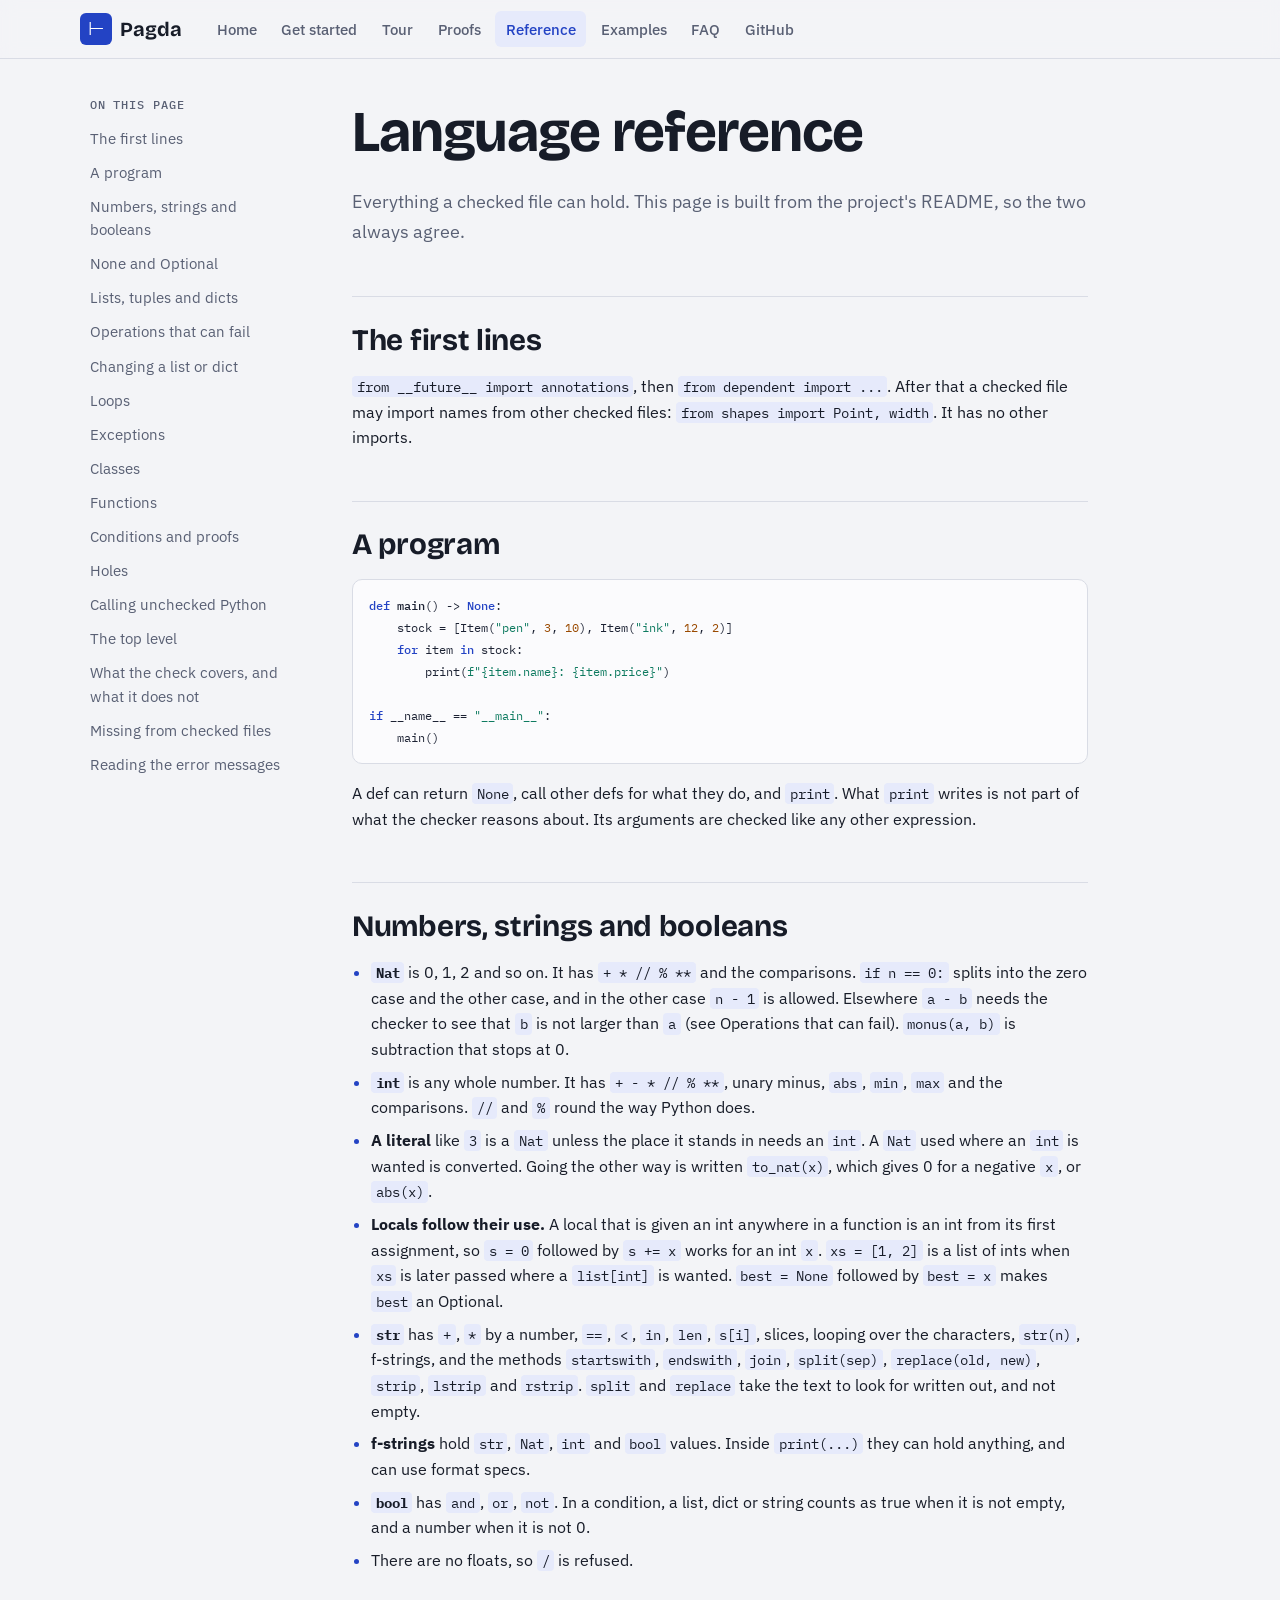
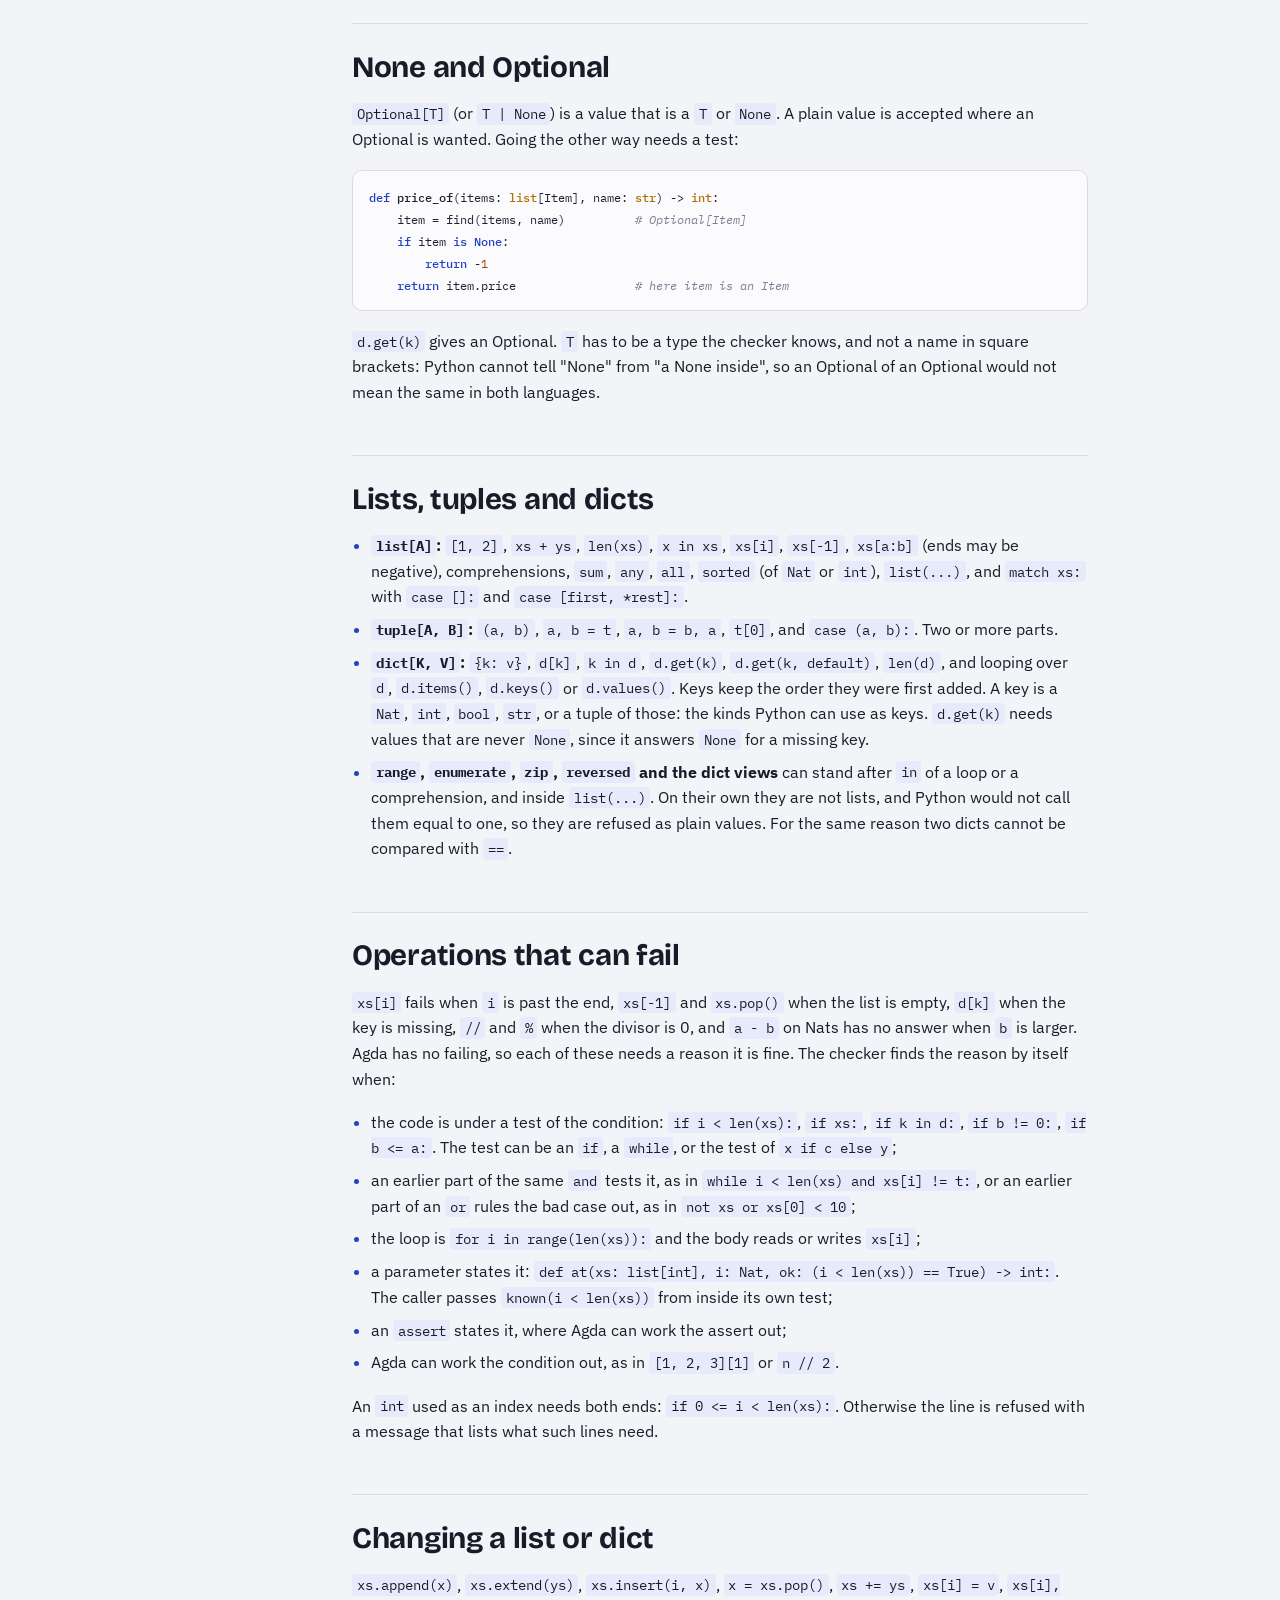
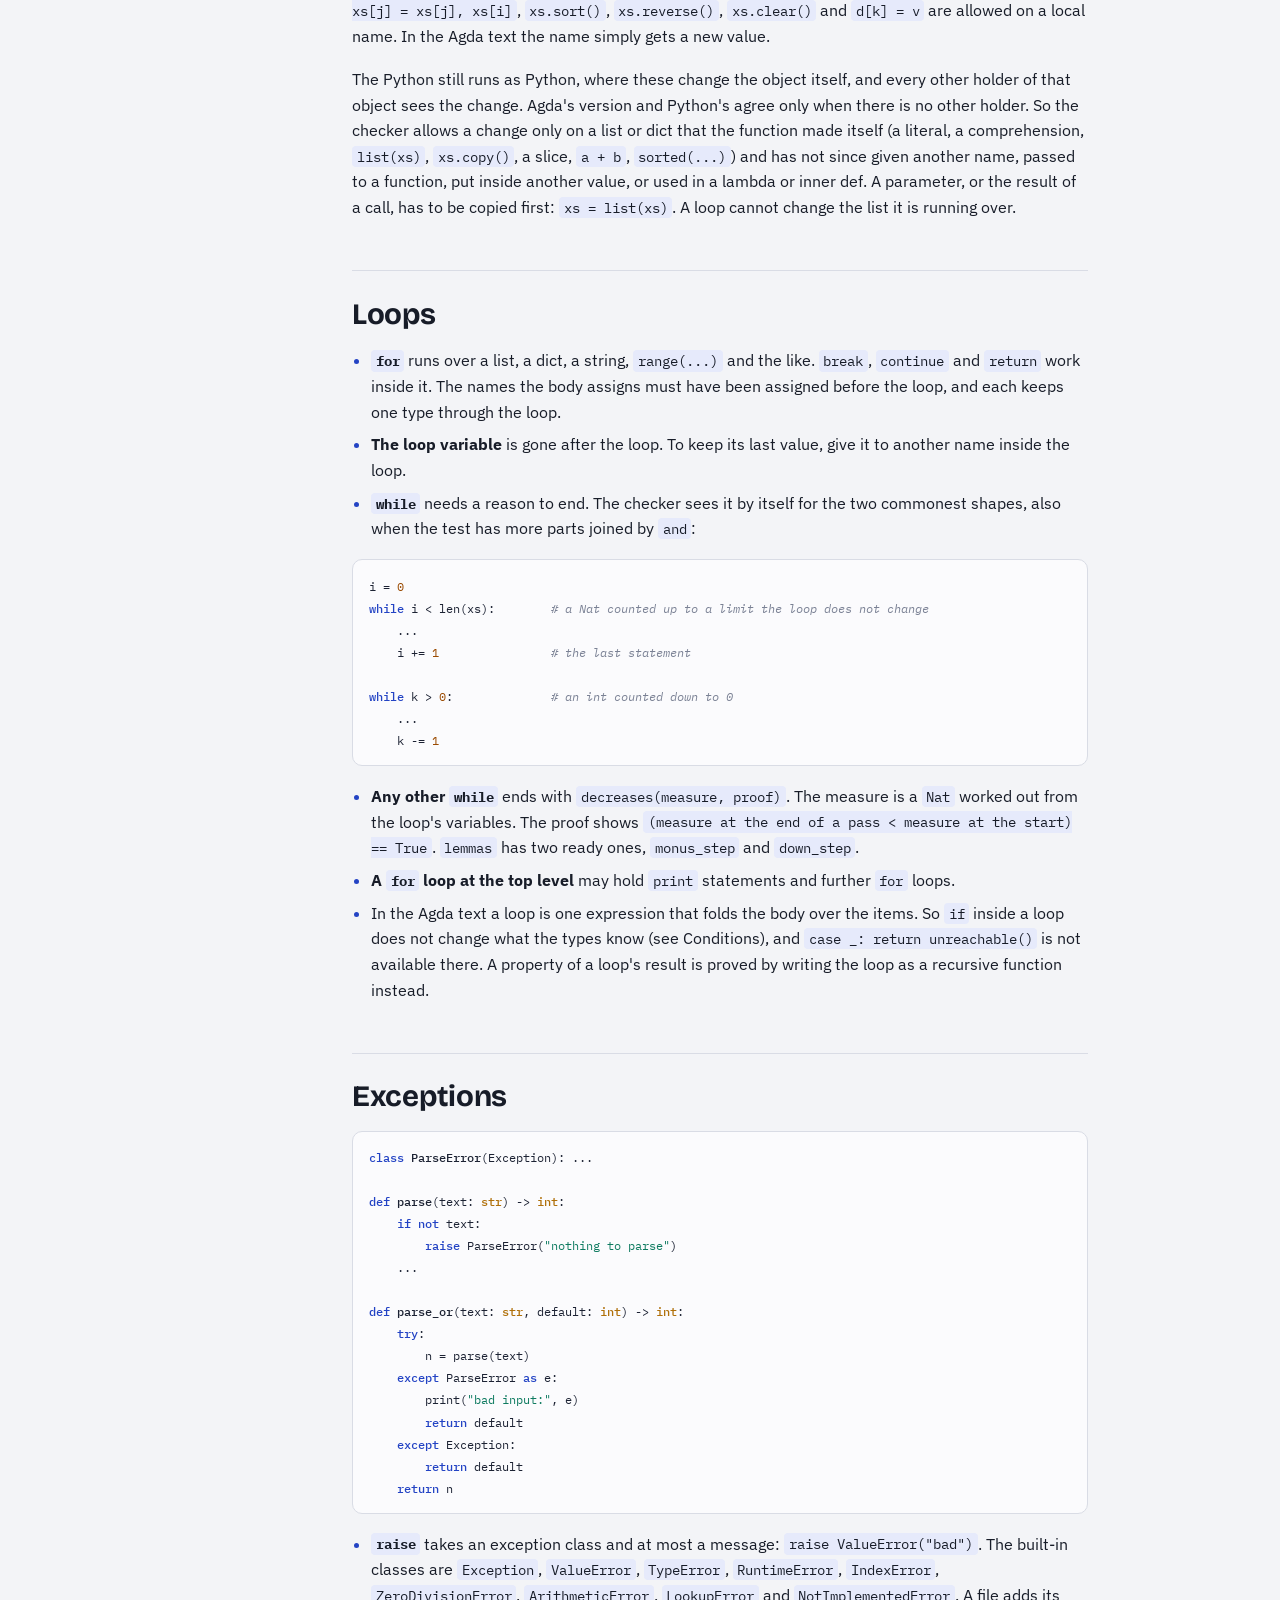
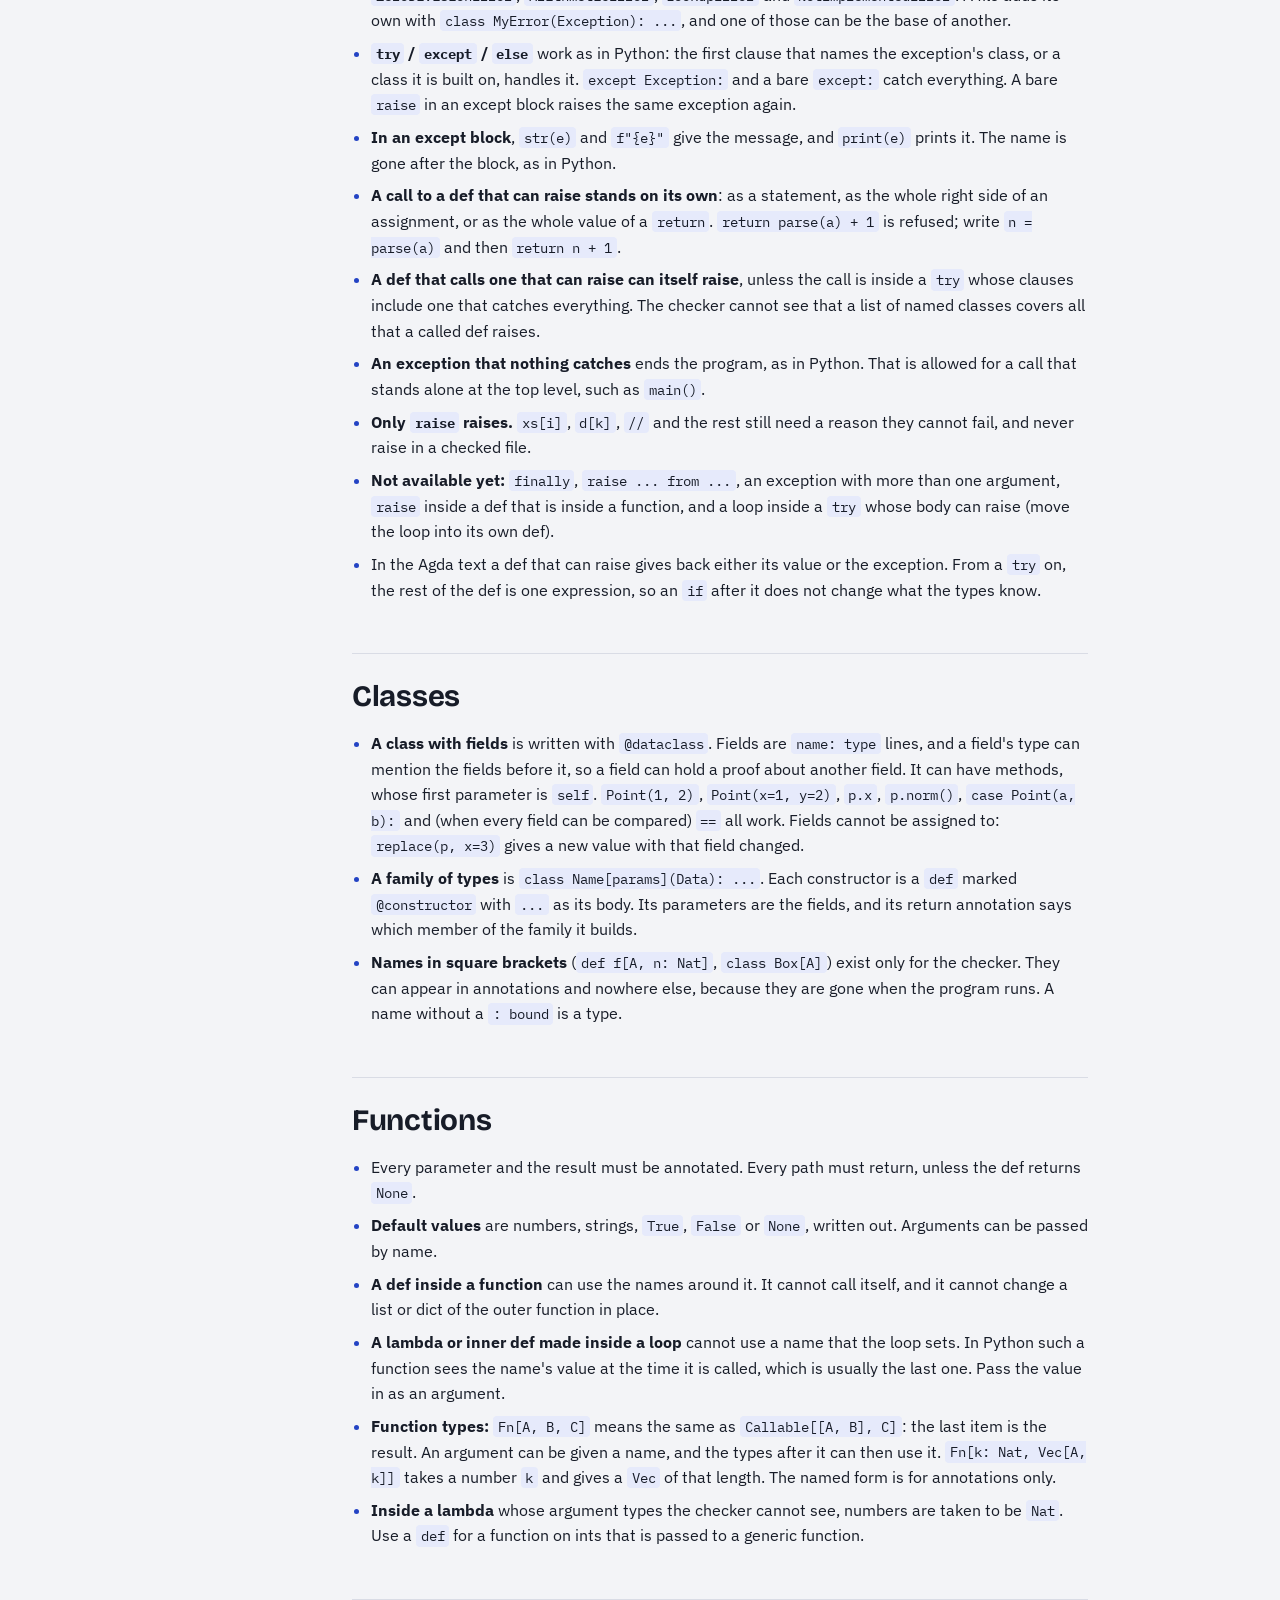
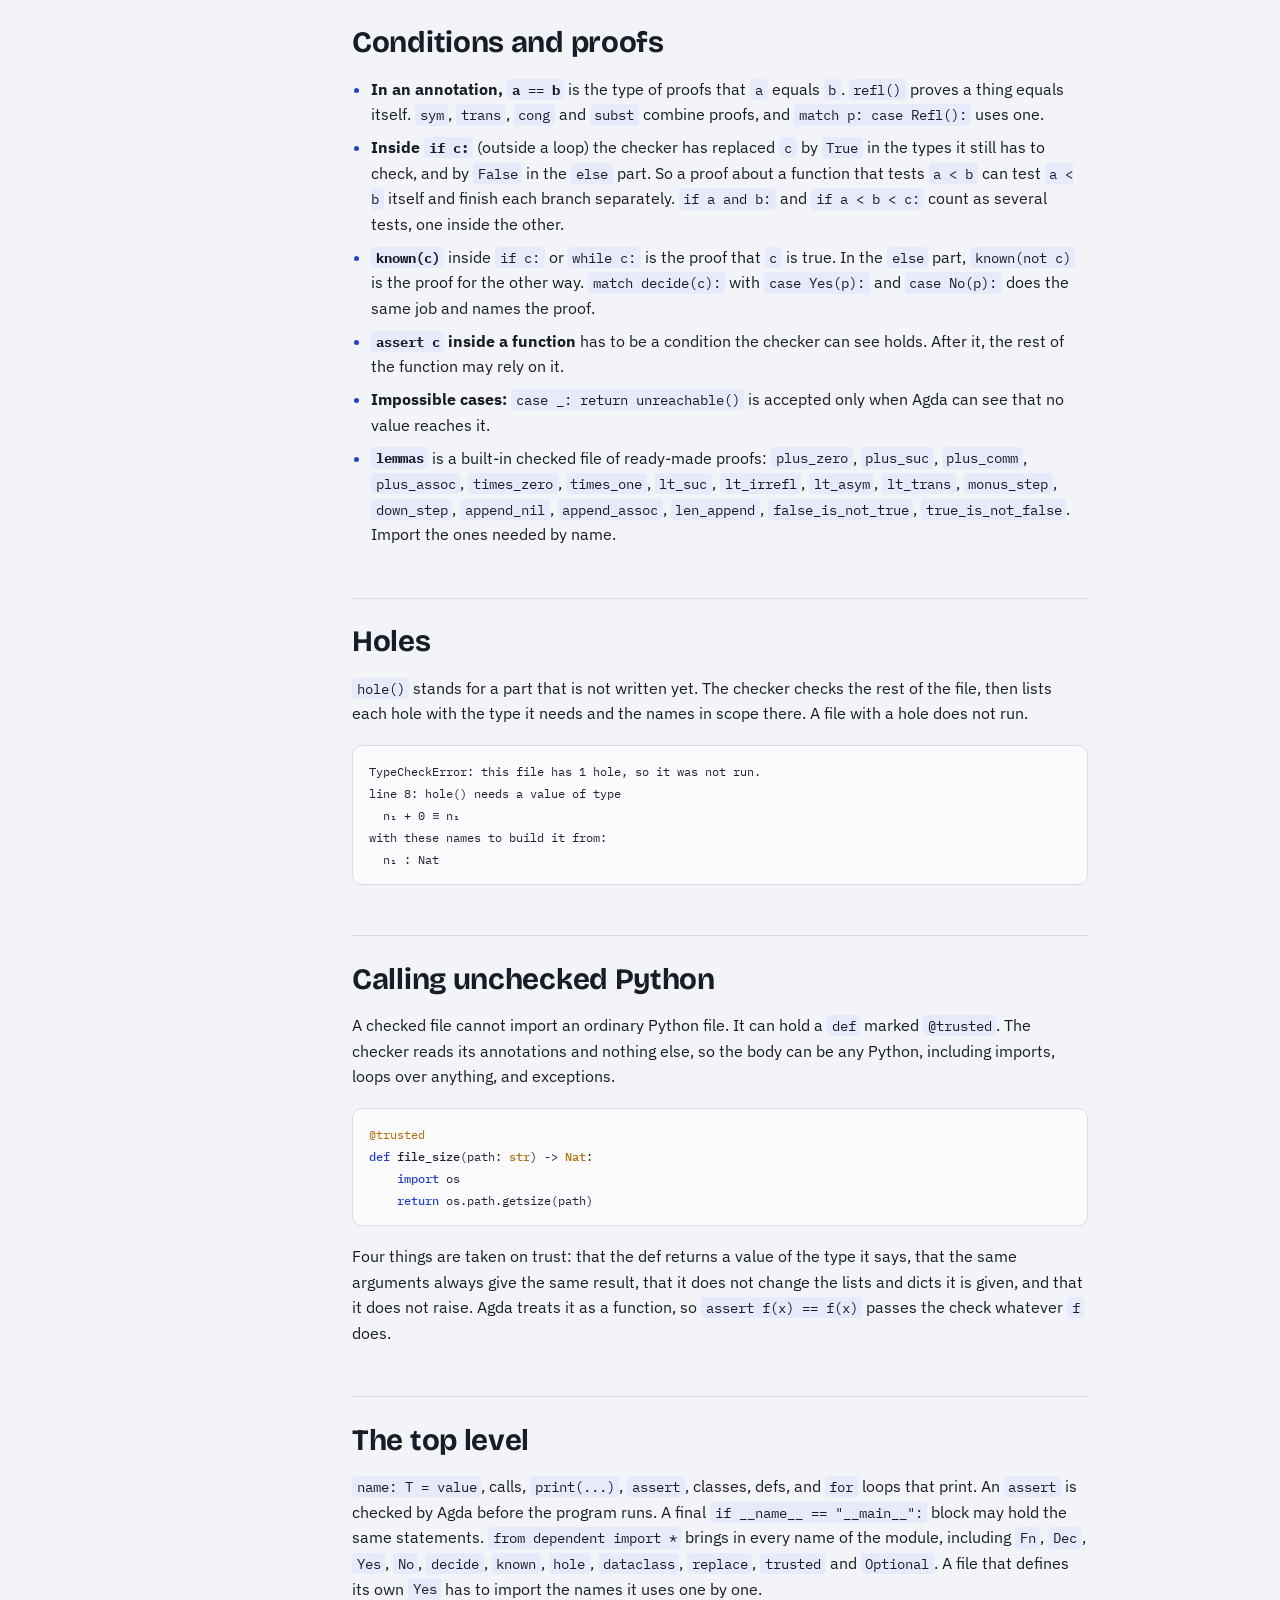
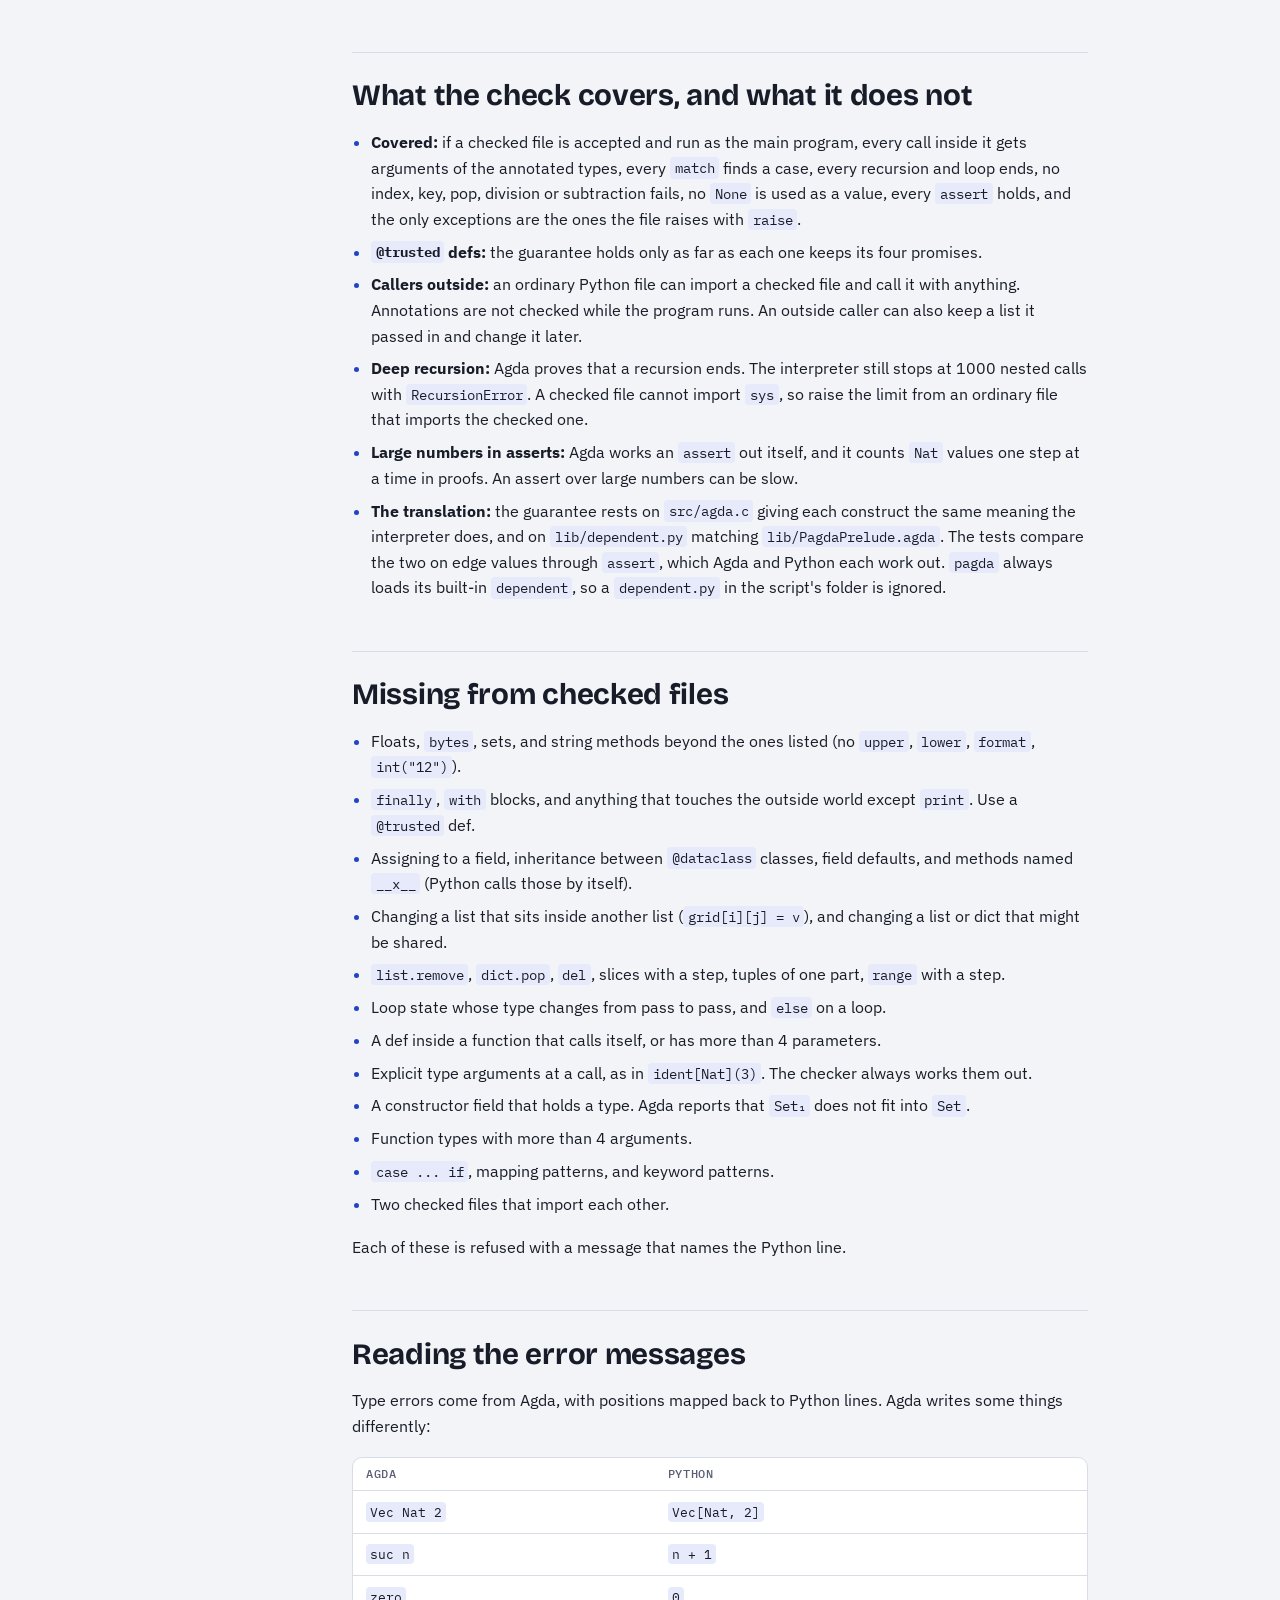
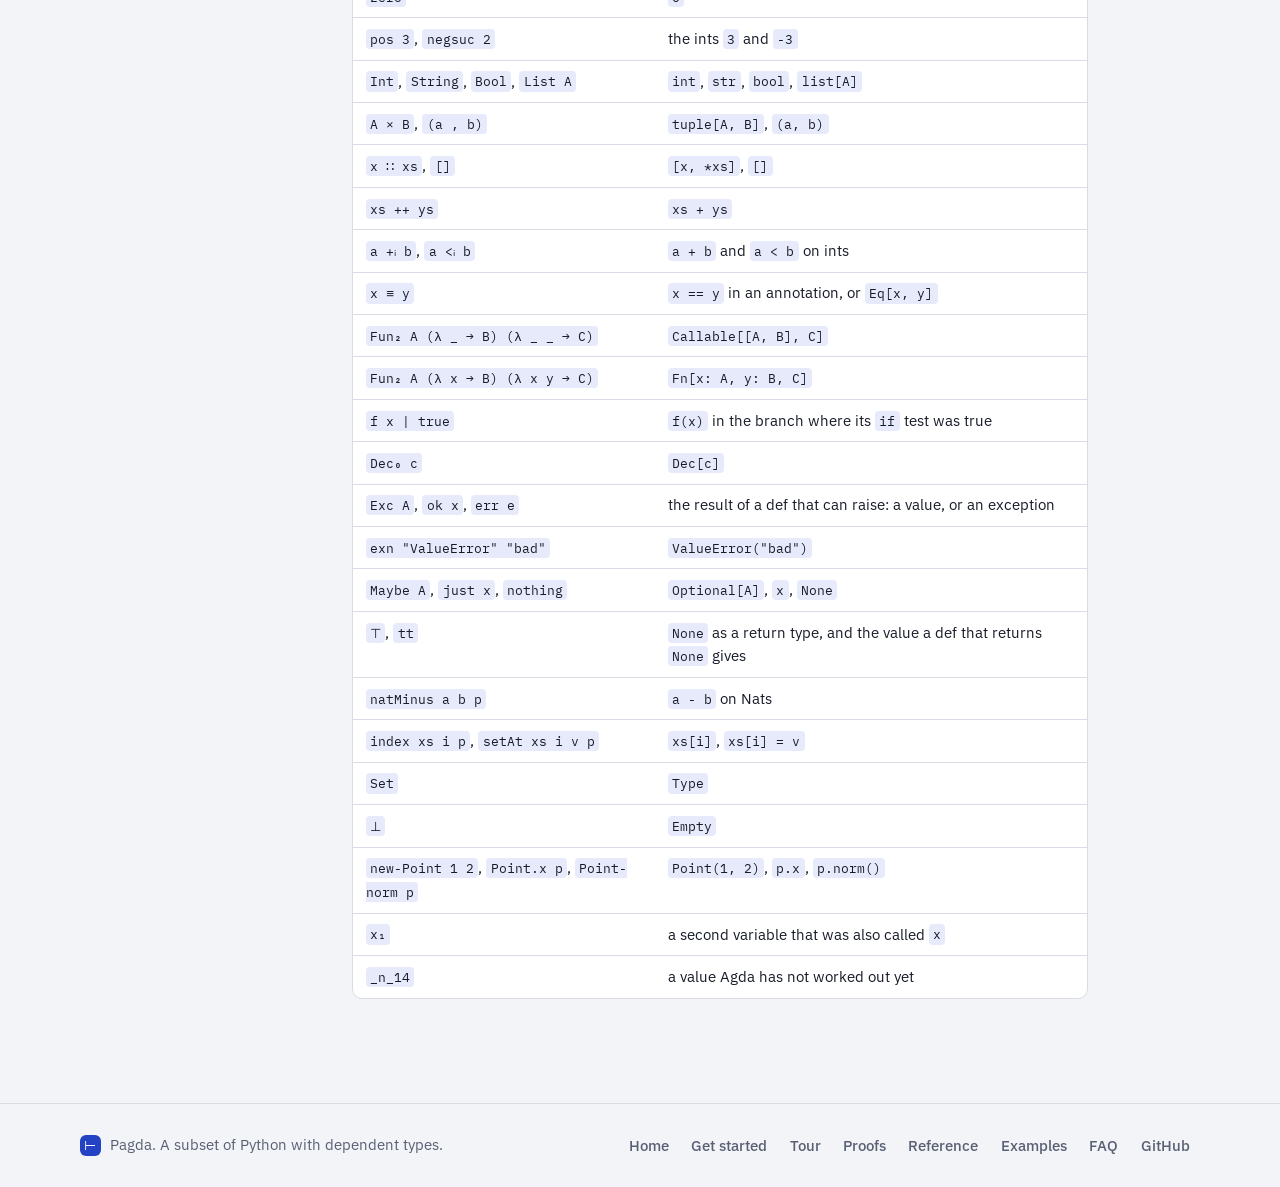
<file: website/site/reference.html>
<!doctype html>
<html lang="en">
<head>
<meta charset="utf-8">
<meta name="viewport" content="width=device-width, initial-scale=1, viewport-fit=cover">
<title>Pagda language reference</title>
<meta name="claude:viewport-fit-sides" content="cover">
<meta name="description" content="Everything a checked Pagda file can hold, what the check covers, and how to read the error messages.">
<link rel="stylesheet" href="https://fonts.googleapis.com/css2?family=Bricolage+Grotesque:opsz,wght@12..96,500;12..96,700&family=IBM+Plex+Mono:wght@400;500&family=IBM+Plex+Sans:wght@400;500;600&display=swap">
<link rel="stylesheet" href="site.css">
</head>
<body>
<header class="top"><div class="wrap">
<a class="brand" href="index.html"><span class="mark" aria-hidden="true">⊢</span>Pagda</a>
<nav class="nav" aria-label="Site"><a href="index.html">Home</a><a href="start.html">Get started</a><a href="tour.html">Tour</a><a href="proofs.html">Proofs</a><a href="reference.html" aria-current="page">Reference</a><a href="examples.html">Examples</a><a href="faq.html">FAQ</a><a href="https://github.com/jackmitchelwidman/pagda">GitHub</a></nav>
</div></header>
<main class="doc"><nav class="toc" aria-label="On this page"><div class="toc-title">On this page</div><a href="#the-first-lines">The first lines</a><a href="#a-program">A program</a><a href="#numbers-strings-and-booleans">Numbers, strings and booleans</a><a href="#none-and-optional">None and Optional</a><a href="#lists-tuples-and-dicts">Lists, tuples and dicts</a><a href="#operations-that-can-fail">Operations that can fail</a><a href="#changing-a-list-or-dict">Changing a list or dict</a><a href="#loops">Loops</a><a href="#exceptions">Exceptions</a><a href="#classes">Classes</a><a href="#functions">Functions</a><a href="#conditions-and-proofs">Conditions and proofs</a><a href="#holes">Holes</a><a href="#calling-unchecked-python">Calling unchecked Python</a><a href="#the-top-level">The top level</a><a href="#what-the-check-covers-and-what-it-does-not">What the check covers, and what it does not</a><a href="#missing-from-checked-files">Missing from checked files</a><a href="#reading-the-error-messages">Reading the error messages</a></nav><div class="content"><h1>Language reference</h1>
<p class="intro">Everything a checked file can hold. This page is built from the project's README, so the two always agree.</p>
<h2 id="the-first-lines">The first lines</h2>
<p><code>from __future__ import annotations</code>, then <code>from dependent import ...</code>. After that a checked file may import names from other checked files: <code>from shapes import Point, width</code>. It has no other imports.</p>
<h2 id="a-program">A program</h2>
<pre class="code plain"><code><span class="k">def</span> <span class="f">main</span>() -&gt; <span class="k">None</span>:
    stock = [Item(<span class="s">&quot;pen&quot;</span>, <span class="n">3</span>, <span class="n">10</span>), Item(<span class="s">&quot;ink&quot;</span>, <span class="n">12</span>, <span class="n">2</span>)]
    <span class="k">for</span> item <span class="k">in</span> stock:
        print(<span class="s">f&quot;{item.name}: {item.price}&quot;</span>)

<span class="k">if</span> __name__ == <span class="s">&quot;__main__&quot;</span>:
    main()</code></pre>
<p>A def can return <code>None</code>, call other defs for what they do, and <code>print</code>. What <code>print</code> writes is not part of what the checker reasons about. Its arguments are checked like any other expression.</p>
<h2 id="numbers-strings-and-booleans">Numbers, strings and booleans</h2>
<ul><li><strong><code>Nat</code></strong> is 0, 1, 2 and so on. It has <code>+ * // % **</code> and the comparisons. <code>if n == 0:</code> splits into the zero case and the other case, and in the other case <code>n - 1</code> is allowed. Elsewhere <code>a - b</code> needs the checker to see that <code>b</code> is not larger than <code>a</code> (see Operations that can fail). <code>monus(a, b)</code> is subtraction that stops at 0.</li><li><strong><code>int</code></strong> is any whole number. It has <code>+ - * // % **</code>, unary minus, <code>abs</code>, <code>min</code>, <code>max</code> and the comparisons. <code>//</code> and <code>%</code> round the way Python does.</li><li><strong>A literal</strong> like <code>3</code> is a <code>Nat</code> unless the place it stands in needs an <code>int</code>. A <code>Nat</code> used where an <code>int</code> is wanted is converted. Going the other way is written <code>to_nat(x)</code>, which gives 0 for a negative <code>x</code>, or <code>abs(x)</code>.</li><li><strong>Locals follow their use.</strong> A local that is given an int anywhere in a function is an int from its first assignment, so <code>s = 0</code> followed by <code>s += x</code> works for an int <code>x</code>. <code>xs = [1, 2]</code> is a list of ints when <code>xs</code> is later passed where a <code>list[int]</code> is wanted. <code>best = None</code> followed by <code>best = x</code> makes <code>best</code> an Optional.</li><li><strong><code>str</code></strong> has <code>+</code>, <code>*</code> by a number, <code>==</code>, <code>&lt;</code>, <code>in</code>, <code>len</code>, <code>s[i]</code>, slices, looping over the characters, <code>str(n)</code>, f-strings, and the methods <code>startswith</code>, <code>endswith</code>, <code>join</code>, <code>split(sep)</code>, <code>replace(old, new)</code>, <code>strip</code>, <code>lstrip</code> and <code>rstrip</code>. <code>split</code> and <code>replace</code> take the text to look for written out, and not empty.</li><li><strong>f-strings</strong> hold <code>str</code>, <code>Nat</code>, <code>int</code> and <code>bool</code> values. Inside <code>print(...)</code> they can hold anything, and can use format specs.</li><li><strong><code>bool</code></strong> has <code>and</code>, <code>or</code>, <code>not</code>. In a condition, a list, dict or string counts as true when it is not empty, and a number when it is not 0.</li><li>There are no floats, so <code>/</code> is refused.</li></ul>
<h2 id="none-and-optional">None and Optional</h2>
<p><code>Optional[T]</code> (or <code>T | None</code>) is a value that is a <code>T</code> or <code>None</code>. A plain value is accepted where an Optional is wanted. Going the other way needs a test:</p>
<pre class="code plain"><code><span class="k">def</span> <span class="f">price_of</span>(items: <span class="t">list</span>[Item], name: <span class="t">str</span>) -&gt; <span class="t">int</span>:
    item = find(items, name)          <span class="c"># Optional[Item]</span>
    <span class="k">if</span> item <span class="k">is</span> <span class="k">None</span>:
        <span class="k">return</span> -<span class="n">1</span>
    <span class="k">return</span> item.price                 <span class="c"># here item is an Item</span></code></pre>
<p><code>d.get(k)</code> gives an Optional. <code>T</code> has to be a type the checker knows, and not a name in square brackets: Python cannot tell "None" from "a None inside", so an Optional of an Optional would not mean the same in both languages.</p>
<h2 id="lists-tuples-and-dicts">Lists, tuples and dicts</h2>
<ul><li><strong><code>list[A]</code>:</strong> <code>[1, 2]</code>, <code>xs + ys</code>, <code>len(xs)</code>, <code>x in xs</code>, <code>xs[i]</code>, <code>xs[-1]</code>, <code>xs[a:b]</code> (ends may be negative), comprehensions, <code>sum</code>, <code>any</code>, <code>all</code>, <code>sorted</code> (of <code>Nat</code> or <code>int</code>), <code>list(...)</code>, and <code>match xs:</code> with <code>case []:</code> and <code>case [first, *rest]:</code>.</li><li><strong><code>tuple[A, B]</code>:</strong> <code>(a, b)</code>, <code>a, b = t</code>, <code>a, b = b, a</code>, <code>t[0]</code>, and <code>case (a, b):</code>. Two or more parts.</li><li><strong><code>dict[K, V]</code>:</strong> <code>{k: v}</code>, <code>d[k]</code>, <code>k in d</code>, <code>d.get(k)</code>, <code>d.get(k, default)</code>, <code>len(d)</code>, and looping over <code>d</code>, <code>d.items()</code>, <code>d.keys()</code> or <code>d.values()</code>. Keys keep the order they were first added. A key is a <code>Nat</code>, <code>int</code>, <code>bool</code>, <code>str</code>, or a tuple of those: the kinds Python can use as keys. <code>d.get(k)</code> needs values that are never <code>None</code>, since it answers <code>None</code> for a missing key.</li><li><strong><code>range</code>, <code>enumerate</code>, <code>zip</code>, <code>reversed</code> and the dict views</strong> can stand after <code>in</code> of a loop or a comprehension, and inside <code>list(...)</code>. On their own they are not lists, and Python would not call them equal to one, so they are refused as plain values. For the same reason two dicts cannot be compared with <code>==</code>.</li></ul>
<h2 id="operations-that-can-fail">Operations that can fail</h2>
<p><code>xs[i]</code> fails when <code>i</code> is past the end, <code>xs[-1]</code> and <code>xs.pop()</code> when the list is empty, <code>d[k]</code> when the key is missing, <code>//</code> and <code>%</code> when the divisor is 0, and <code>a - b</code> on Nats has no answer when <code>b</code> is larger. Agda has no failing, so each of these needs a reason it is fine. The checker finds the reason by itself when:</p>
<ul><li>the code is under a test of the condition: <code>if i &lt; len(xs):</code>, <code>if xs:</code>, <code>if k in d:</code>, <code>if b != 0:</code>, <code>if b &lt;= a:</code>. The test can be an <code>if</code>, a <code>while</code>, or the test of <code>x if c else y</code>;</li><li>an earlier part of the same <code>and</code> tests it, as in <code>while i &lt; len(xs) and xs[i] != t:</code>, or an earlier part of an <code>or</code> rules the bad case out, as in <code>not xs or xs[0] &lt; 10</code>;</li><li>the loop is <code>for i in range(len(xs)):</code> and the body reads or writes <code>xs[i]</code>;</li><li>a parameter states it: <code>def at(xs: list[int], i: Nat, ok: (i &lt; len(xs)) == True) -&gt; int:</code>. The caller passes <code>known(i &lt; len(xs))</code> from inside its own test;</li><li>an <code>assert</code> states it, where Agda can work the assert out;</li><li>Agda can work the condition out, as in <code>[1, 2, 3][1]</code> or <code>n // 2</code>.</li></ul>
<p>An <code>int</code> used as an index needs both ends: <code>if 0 &lt;= i &lt; len(xs):</code>. Otherwise the line is refused with a message that lists what such lines need.</p>
<h2 id="changing-a-list-or-dict">Changing a list or dict</h2>
<p><code>xs.append(x)</code>, <code>xs.extend(ys)</code>, <code>xs.insert(i, x)</code>, <code>x = xs.pop()</code>, <code>xs += ys</code>, <code>xs[i] = v</code>, <code>xs[i], xs[j] = xs[j], xs[i]</code>, <code>xs.sort()</code>, <code>xs.reverse()</code>, <code>xs.clear()</code> and <code>d[k] = v</code> are allowed on a local name. In the Agda text the name simply gets a new value.</p>
<p>The Python still runs as Python, where these change the object itself, and every other holder of that object sees the change. Agda's version and Python's agree only when there is no other holder. So the checker allows a change only on a list or dict that the function made itself (a literal, a comprehension, <code>list(xs)</code>, <code>xs.copy()</code>, a slice, <code>a + b</code>, <code>sorted(...)</code>) and has not since given another name, passed to a function, put inside another value, or used in a lambda or inner def. A parameter, or the result of a call, has to be copied first: <code>xs = list(xs)</code>. A loop cannot change the list it is running over.</p>
<h2 id="loops">Loops</h2>
<ul><li><strong><code>for</code></strong> runs over a list, a dict, a string, <code>range(...)</code> and the like. <code>break</code>, <code>continue</code> and <code>return</code> work inside it. The names the body assigns must have been assigned before the loop, and each keeps one type through the loop.</li><li><strong>The loop variable</strong> is gone after the loop. To keep its last value, give it to another name inside the loop.</li><li><strong><code>while</code></strong> needs a reason to end. The checker sees it by itself for the two commonest shapes, also when the test has more parts joined by <code>and</code>:</li></ul>
<pre class="code plain"><code>i = <span class="n">0</span>
<span class="k">while</span> i &lt; len(xs):        <span class="c"># a Nat counted up to a limit the loop does not change</span>
    ...
    i += <span class="n">1</span>                <span class="c"># the last statement</span>

<span class="k">while</span> k &gt; <span class="n">0</span>:              <span class="c"># an int counted down to 0</span>
    ...
    k -= <span class="n">1</span></code></pre>
<ul><li><strong>Any other <code>while</code></strong> ends with <code>decreases(measure, proof)</code>. The measure is a <code>Nat</code> worked out from the loop's variables. The proof shows <code>(measure at the end of a pass &lt; measure at the start) == True</code>. <code>lemmas</code> has two ready ones, <code>monus_step</code> and <code>down_step</code>.</li><li><strong>A <code>for</code> loop at the top level</strong> may hold <code>print</code> statements and further <code>for</code> loops.</li><li>In the Agda text a loop is one expression that folds the body over the items. So <code>if</code> inside a loop does not change what the types know (see Conditions), and <code>case _: return unreachable()</code> is not available there. A property of a loop's result is proved by writing the loop as a recursive function instead.</li></ul>
<h2 id="exceptions">Exceptions</h2>
<pre class="code plain"><code><span class="k">class</span> <span class="f">ParseError</span>(Exception): ...

<span class="k">def</span> <span class="f">parse</span>(text: <span class="t">str</span>) -&gt; <span class="t">int</span>:
    <span class="k">if</span> <span class="k">not</span> text:
        <span class="k">raise</span> ParseError(<span class="s">&quot;nothing to parse&quot;</span>)
    ...

<span class="k">def</span> <span class="f">parse_or</span>(text: <span class="t">str</span>, default: <span class="t">int</span>) -&gt; <span class="t">int</span>:
    <span class="k">try</span>:
        n = parse(text)
    <span class="k">except</span> ParseError <span class="k">as</span> e:
        print(<span class="s">&quot;bad input:&quot;</span>, e)
        <span class="k">return</span> default
    <span class="k">except</span> Exception:
        <span class="k">return</span> default
    <span class="k">return</span> n</code></pre>
<ul><li><strong><code>raise</code></strong> takes an exception class and at most a message: <code>raise ValueError("bad")</code>. The built-in classes are <code>Exception</code>, <code>ValueError</code>, <code>TypeError</code>, <code>RuntimeError</code>, <code>IndexError</code>, <code>ZeroDivisionError</code>, <code>ArithmeticError</code>, <code>LookupError</code> and <code>NotImplementedError</code>. A file adds its own with <code>class MyError(Exception): ...</code>, and one of those can be the base of another.</li><li><strong><code>try</code> / <code>except</code> / <code>else</code></strong> work as in Python: the first clause that names the exception's class, or a class it is built on, handles it. <code>except Exception:</code> and a bare <code>except:</code> catch everything. A bare <code>raise</code> in an except block raises the same exception again.</li><li><strong>In an except block</strong>, <code>str(e)</code> and <code>f"{e}"</code> give the message, and <code>print(e)</code> prints it. The name is gone after the block, as in Python.</li><li><strong>A call to a def that can raise stands on its own</strong>: as a statement, as the whole right side of an assignment, or as the whole value of a <code>return</code>. <code>return parse(a) + 1</code> is refused; write <code>n = parse(a)</code> and then <code>return n + 1</code>.</li><li><strong>A def that calls one that can raise can itself raise</strong>, unless the call is inside a <code>try</code> whose clauses include one that catches everything. The checker cannot see that a list of named classes covers all that a called def raises.</li><li><strong>An exception that nothing catches</strong> ends the program, as in Python. That is allowed for a call that stands alone at the top level, such as <code>main()</code>.</li><li><strong>Only <code>raise</code> raises.</strong> <code>xs[i]</code>, <code>d[k]</code>, <code>//</code> and the rest still need a reason they cannot fail, and never raise in a checked file.</li><li><strong>Not available yet:</strong> <code>finally</code>, <code>raise ... from ...</code>, an exception with more than one argument, <code>raise</code> inside a def that is inside a function, and a loop inside a <code>try</code> whose body can raise (move the loop into its own def).</li><li>In the Agda text a def that can raise gives back either its value or the exception. From a <code>try</code> on, the rest of the def is one expression, so an <code>if</code> after it does not change what the types know.</li></ul>
<h2 id="classes">Classes</h2>
<ul><li><strong>A class with fields</strong> is written with <code>@dataclass</code>. Fields are <code>name: type</code> lines, and a field's type can mention the fields before it, so a field can hold a proof about another field. It can have methods, whose first parameter is <code>self</code>. <code>Point(1, 2)</code>, <code>Point(x=1, y=2)</code>, <code>p.x</code>, <code>p.norm()</code>, <code>case Point(a, b):</code> and (when every field can be compared) <code>==</code> all work. Fields cannot be assigned to: <code>replace(p, x=3)</code> gives a new value with that field changed.</li><li><strong>A family of types</strong> is <code>class Name[params](Data): ...</code>. Each constructor is a <code>def</code> marked <code>@constructor</code> with <code>...</code> as its body. Its parameters are the fields, and its return annotation says which member of the family it builds.</li><li><strong>Names in square brackets</strong> (<code>def f[A, n: Nat]</code>, <code>class Box[A]</code>) exist only for the checker. They can appear in annotations and nowhere else, because they are gone when the program runs. A name without a <code>: bound</code> is a type.</li></ul>
<h2 id="functions">Functions</h2>
<ul><li>Every parameter and the result must be annotated. Every path must return, unless the def returns <code>None</code>.</li><li><strong>Default values</strong> are numbers, strings, <code>True</code>, <code>False</code> or <code>None</code>, written out. Arguments can be passed by name.</li><li><strong>A def inside a function</strong> can use the names around it. It cannot call itself, and it cannot change a list or dict of the outer function in place.</li><li><strong>A lambda or inner def made inside a loop</strong> cannot use a name that the loop sets. In Python such a function sees the name's value at the time it is called, which is usually the last one. Pass the value in as an argument.</li><li><strong>Function types:</strong> <code>Fn[A, B, C]</code> means the same as <code>Callable[[A, B], C]</code>: the last item is the result. An argument can be given a name, and the types after it can then use it. <code>Fn[k: Nat, Vec[A, k]]</code> takes a number <code>k</code> and gives a <code>Vec</code> of that length. The named form is for annotations only.</li><li><strong>Inside a lambda</strong> whose argument types the checker cannot see, numbers are taken to be <code>Nat</code>. Use a <code>def</code> for a function on ints that is passed to a generic function.</li></ul>
<h2 id="conditions-and-proofs">Conditions and proofs</h2>
<ul><li><strong>In an annotation, <code>a == b</code></strong> is the type of proofs that <code>a</code> equals <code>b</code>. <code>refl()</code> proves a thing equals itself. <code>sym</code>, <code>trans</code>, <code>cong</code> and <code>subst</code> combine proofs, and <code>match p: case Refl():</code> uses one.</li><li><strong>Inside <code>if c:</code></strong> (outside a loop) the checker has replaced <code>c</code> by <code>True</code> in the types it still has to check, and by <code>False</code> in the <code>else</code> part. So a proof about a function that tests <code>a &lt; b</code> can test <code>a &lt; b</code> itself and finish each branch separately. <code>if a and b:</code> and <code>if a &lt; b &lt; c:</code> count as several tests, one inside the other.</li><li><strong><code>known(c)</code></strong> inside <code>if c:</code> or <code>while c:</code> is the proof that <code>c</code> is true. In the <code>else</code> part, <code>known(not c)</code> is the proof for the other way. <code>match decide(c):</code> with <code>case Yes(p):</code> and <code>case No(p):</code> does the same job and names the proof.</li><li><strong><code>assert c</code> inside a function</strong> has to be a condition the checker can see holds. After it, the rest of the function may rely on it.</li><li><strong>Impossible cases:</strong> <code>case _: return unreachable()</code> is accepted only when Agda can see that no value reaches it.</li><li><strong><code>lemmas</code></strong> is a built-in checked file of ready-made proofs: <code>plus_zero</code>, <code>plus_suc</code>, <code>plus_comm</code>, <code>plus_assoc</code>, <code>times_zero</code>, <code>times_one</code>, <code>lt_suc</code>, <code>lt_irrefl</code>, <code>lt_asym</code>, <code>lt_trans</code>, <code>monus_step</code>, <code>down_step</code>, <code>append_nil</code>, <code>append_assoc</code>, <code>len_append</code>, <code>false_is_not_true</code>, <code>true_is_not_false</code>. Import the ones needed by name.</li></ul>
<h2 id="holes">Holes</h2>
<p><code>hole()</code> stands for a part that is not written yet. The checker checks the rest of the file, then lists each hole with the type it needs and the names in scope there. A file with a hole does not run.</p>
<pre class="code plain"><code>TypeCheckError: this file has 1 hole, so it was not run.
line 8: hole() needs a value of type
  n₁ + 0 ≡ n₁
with these names to build it from:
  n₁ : Nat</code></pre>
<h2 id="calling-unchecked-python">Calling unchecked Python</h2>
<p>A checked file cannot import an ordinary Python file. It can hold a <code>def</code> marked <code>@trusted</code>. The checker reads its annotations and nothing else, so the body can be any Python, including imports, loops over anything, and exceptions.</p>
<pre class="code plain"><code><span class="d">@trusted</span>
<span class="k">def</span> <span class="f">file_size</span>(path: <span class="t">str</span>) -&gt; <span class="t">Nat</span>:
    <span class="k">import</span> os
    <span class="k">return</span> os.path.getsize(path)</code></pre>
<p>Four things are taken on trust: that the def returns a value of the type it says, that the same arguments always give the same result, that it does not change the lists and dicts it is given, and that it does not raise. Agda treats it as a function, so <code>assert f(x) == f(x)</code> passes the check whatever <code>f</code> does.</p>
<h2 id="the-top-level">The top level</h2>
<p><code>name: T = value</code>, calls, <code>print(...)</code>, <code>assert</code>, classes, defs, and <code>for</code> loops that print. An <code>assert</code> is checked by Agda before the program runs. A final <code>if __name__ == "__main__":</code> block may hold the same statements. <code>from dependent import *</code> brings in every name of the module, including <code>Fn</code>, <code>Dec</code>, <code>Yes</code>, <code>No</code>, <code>decide</code>, <code>known</code>, <code>hole</code>, <code>dataclass</code>, <code>replace</code>, <code>trusted</code> and <code>Optional</code>. A file that defines its own <code>Yes</code> has to import the names it uses one by one.</p>
<h2 id="what-the-check-covers-and-what-it-does-not">What the check covers, and what it does not</h2>
<ul><li><strong>Covered:</strong> if a checked file is accepted and run as the main program, every call inside it gets arguments of the annotated types, every <code>match</code> finds a case, every recursion and loop ends, no index, key, pop, division or subtraction fails, no <code>None</code> is used as a value, every <code>assert</code> holds, and the only exceptions are the ones the file raises with <code>raise</code>.</li><li><strong><code>@trusted</code> defs:</strong> the guarantee holds only as far as each one keeps its four promises.</li><li><strong>Callers outside:</strong> an ordinary Python file can import a checked file and call it with anything. Annotations are not checked while the program runs. An outside caller can also keep a list it passed in and change it later.</li><li><strong>Deep recursion:</strong> Agda proves that a recursion ends. The interpreter still stops at 1000 nested calls with <code>RecursionError</code>. A checked file cannot import <code>sys</code>, so raise the limit from an ordinary file that imports the checked one.</li><li><strong>Large numbers in asserts:</strong> Agda works an <code>assert</code> out itself, and it counts <code>Nat</code> values one step at a time in proofs. An assert over large numbers can be slow.</li><li><strong>The translation:</strong> the guarantee rests on <code>src/agda.c</code> giving each construct the same meaning the interpreter does, and on <code>lib/dependent.py</code> matching <code>lib/PagdaPrelude.agda</code>. The tests compare the two on edge values through <code>assert</code>, which Agda and Python each work out. <code>pagda</code> always loads its built-in <code>dependent</code>, so a <code>dependent.py</code> in the script's folder is ignored.</li></ul>
<h2 id="missing-from-checked-files">Missing from checked files</h2>
<ul><li>Floats, <code>bytes</code>, sets, and string methods beyond the ones listed (no <code>upper</code>, <code>lower</code>, <code>format</code>, <code>int("12")</code>).</li><li><code>finally</code>, <code>with</code> blocks, and anything that touches the outside world except <code>print</code>. Use a <code>@trusted</code> def.</li><li>Assigning to a field, inheritance between <code>@dataclass</code> classes, field defaults, and methods named <code>__x__</code> (Python calls those by itself).</li><li>Changing a list that sits inside another list (<code>grid[i][j] = v</code>), and changing a list or dict that might be shared.</li><li><code>list.remove</code>, <code>dict.pop</code>, <code>del</code>, slices with a step, tuples of one part, <code>range</code> with a step.</li><li>Loop state whose type changes from pass to pass, and <code>else</code> on a loop.</li><li>A def inside a function that calls itself, or has more than 4 parameters.</li><li>Explicit type arguments at a call, as in <code>ident[Nat](3)</code>. The checker always works them out.</li><li>A constructor field that holds a type. Agda reports that <code>Set₁</code> does not fit into <code>Set</code>.</li><li>Function types with more than 4 arguments.</li><li><code>case ... if</code>, mapping patterns, and keyword patterns.</li><li>Two checked files that import each other.</li></ul>
<p>Each of these is refused with a message that names the Python line.</p>
<h2 id="reading-the-error-messages">Reading the error messages</h2>
<p>Type errors come from Agda, with positions mapped back to Python lines. Agda writes some things differently:</p>
<div class="table"><table><thead><tr><th>Agda</th><th>Python</th></tr></thead><tbody><tr><td><code>Vec Nat 2</code></td><td><code>Vec[Nat, 2]</code></td></tr><tr><td><code>suc n</code></td><td><code>n + 1</code></td></tr><tr><td><code>zero</code></td><td><code>0</code></td></tr><tr><td><code>pos 3</code>, <code>negsuc 2</code></td><td>the ints <code>3</code> and <code>-3</code></td></tr><tr><td><code>Int</code>, <code>String</code>, <code>Bool</code>, <code>List A</code></td><td><code>int</code>, <code>str</code>, <code>bool</code>, <code>list[A]</code></td></tr><tr><td><code>A × B</code>, <code>(a , b)</code></td><td><code>tuple[A, B]</code>, <code>(a, b)</code></td></tr><tr><td><code>x ∷ xs</code>, <code>[]</code></td><td><code>[x, *xs]</code>, <code>[]</code></td></tr><tr><td><code>xs ++ ys</code></td><td><code>xs + ys</code></td></tr><tr><td><code>a +ᵢ b</code>, <code>a &lt;ᵢ b</code></td><td><code>a + b</code> and <code>a &lt; b</code> on ints</td></tr><tr><td><code>x ≡ y</code></td><td><code>x == y</code> in an annotation, or <code>Eq[x, y]</code></td></tr><tr><td><code>Fun₂ A (λ _ → B) (λ _ _ → C)</code></td><td><code>Callable[[A, B], C]</code></td></tr><tr><td><code>Fun₂ A (λ x → B) (λ x y → C)</code></td><td><code>Fn[x: A, y: B, C]</code></td></tr><tr><td><code>f x | true</code></td><td><code>f(x)</code> in the branch where its <code>if</code> test was true</td></tr><tr><td><code>Dec₀ c</code></td><td><code>Dec[c]</code></td></tr><tr><td><code>Exc A</code>, <code>ok x</code>, <code>err e</code></td><td>the result of a def that can raise: a value, or an exception</td></tr><tr><td><code>exn "ValueError" "bad"</code></td><td><code>ValueError("bad")</code></td></tr><tr><td><code>Maybe A</code>, <code>just x</code>, <code>nothing</code></td><td><code>Optional[A]</code>, <code>x</code>, <code>None</code></td></tr><tr><td><code>⊤</code>, <code>tt</code></td><td><code>None</code> as a return type, and the value a def that returns <code>None</code> gives</td></tr><tr><td><code>natMinus a b p</code></td><td><code>a - b</code> on Nats</td></tr><tr><td><code>index xs i p</code>, <code>setAt xs i v p</code></td><td><code>xs[i]</code>, <code>xs[i] = v</code></td></tr><tr><td><code>Set</code></td><td><code>Type</code></td></tr><tr><td><code>⊥</code></td><td><code>Empty</code></td></tr><tr><td><code>new-Point 1 2</code>, <code>Point.x p</code>, <code>Point-norm p</code></td><td><code>Point(1, 2)</code>, <code>p.x</code>, <code>p.norm()</code></td></tr><tr><td><code>x₁</code></td><td>a second variable that was also called <code>x</code></td></tr><tr><td><code>_n_14</code></td><td>a value Agda has not worked out yet</td></tr></tbody></table></div>
</div></main>
<footer class="foot"><div class="wrap">
<div><span class="mark" aria-hidden="true">⊢</span> Pagda. A subset of Python with dependent types.</div>
<nav aria-label="Footer"><a href="index.html">Home</a><a href="start.html">Get started</a><a href="tour.html">Tour</a><a href="proofs.html">Proofs</a><a href="reference.html" aria-current="page">Reference</a><a href="examples.html">Examples</a><a href="faq.html">FAQ</a><a href="https://github.com/jackmitchelwidman/pagda">GitHub</a></nav>
</div></footer>
<script src="site.js"></script>
</body>
</html>
</file>
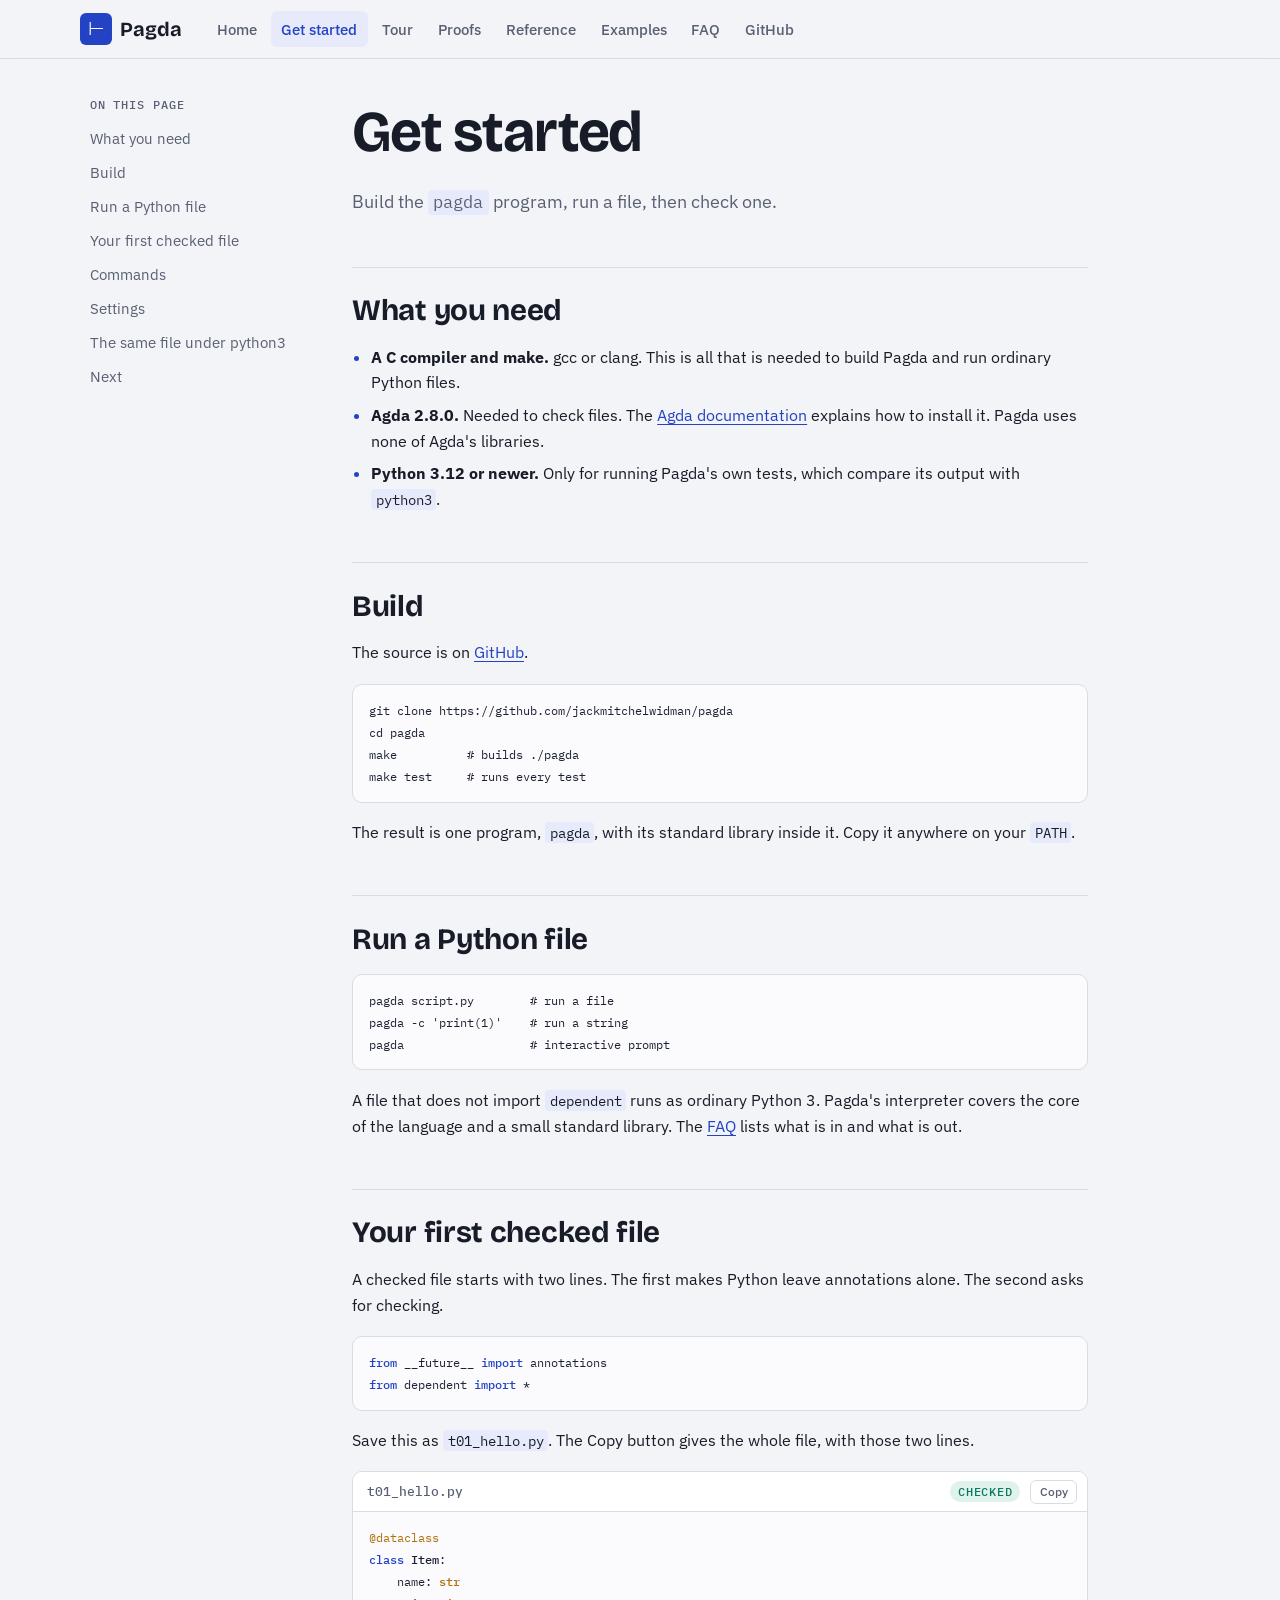
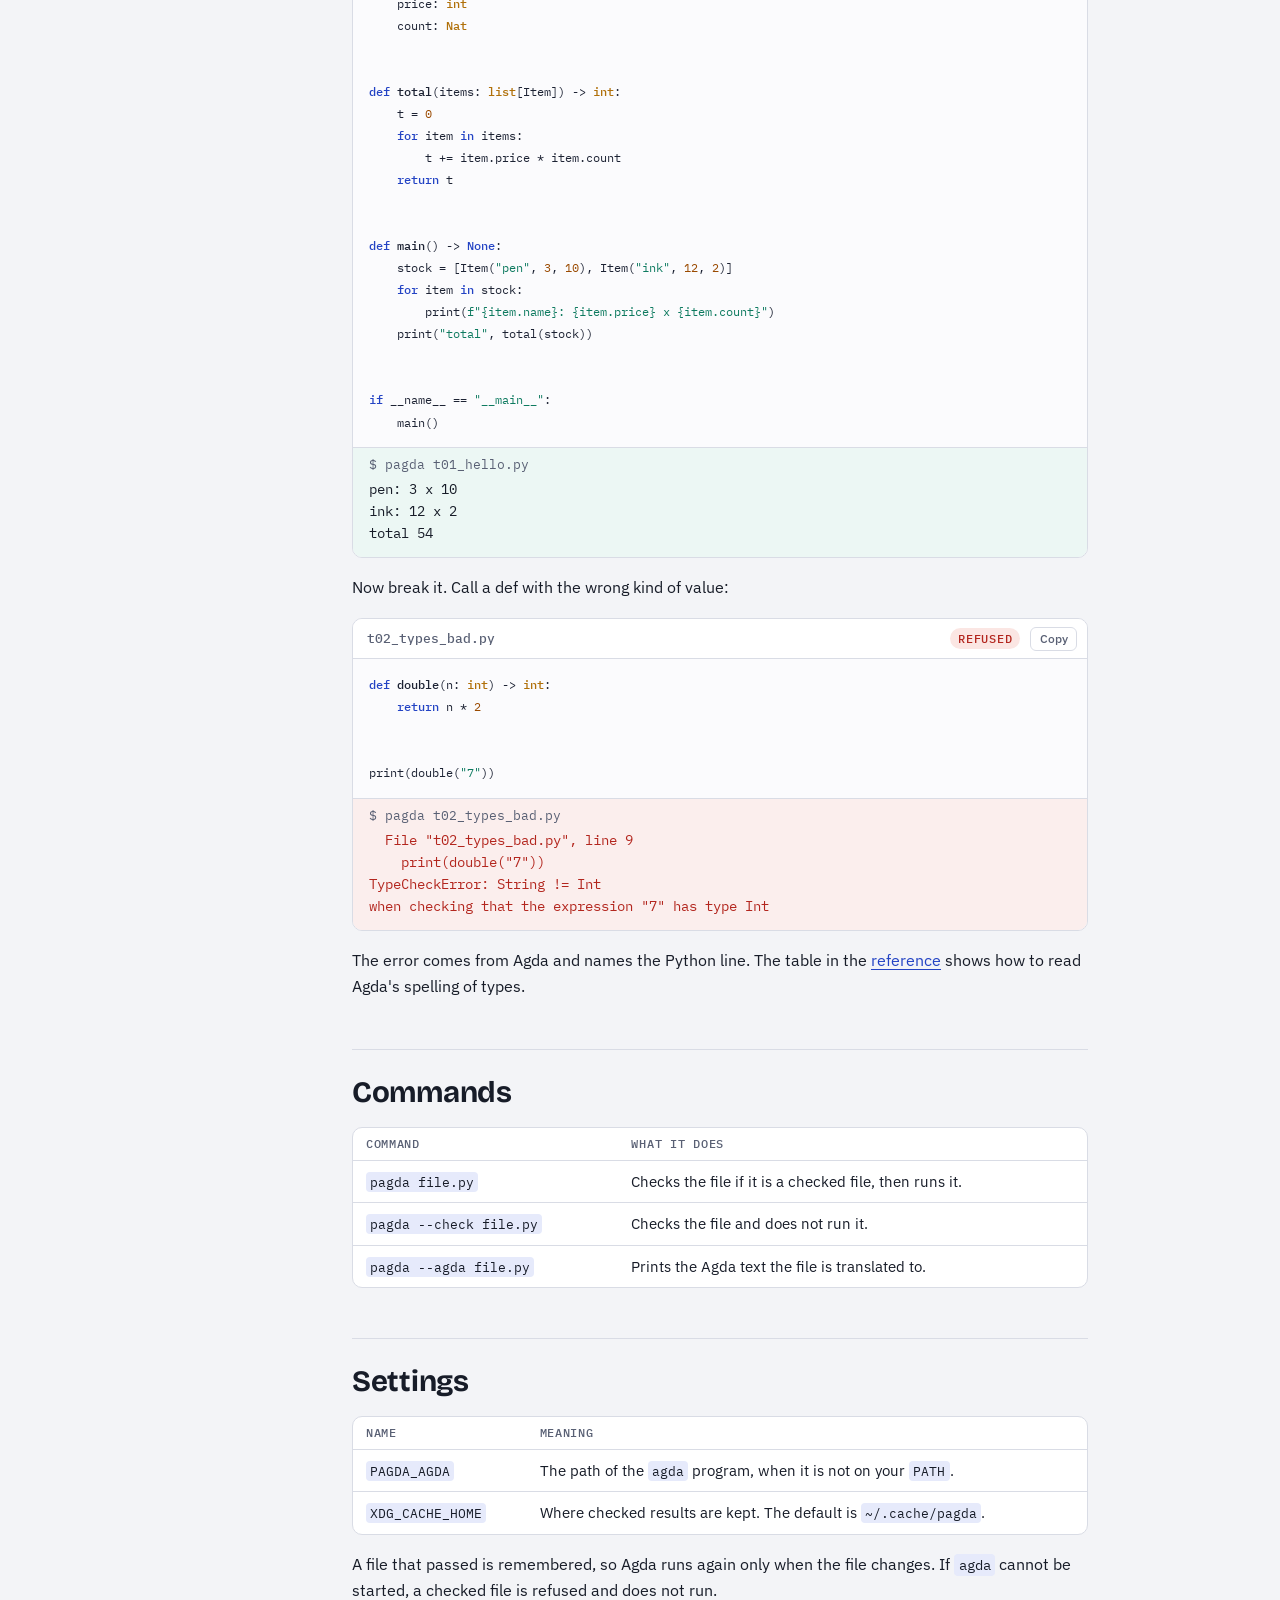
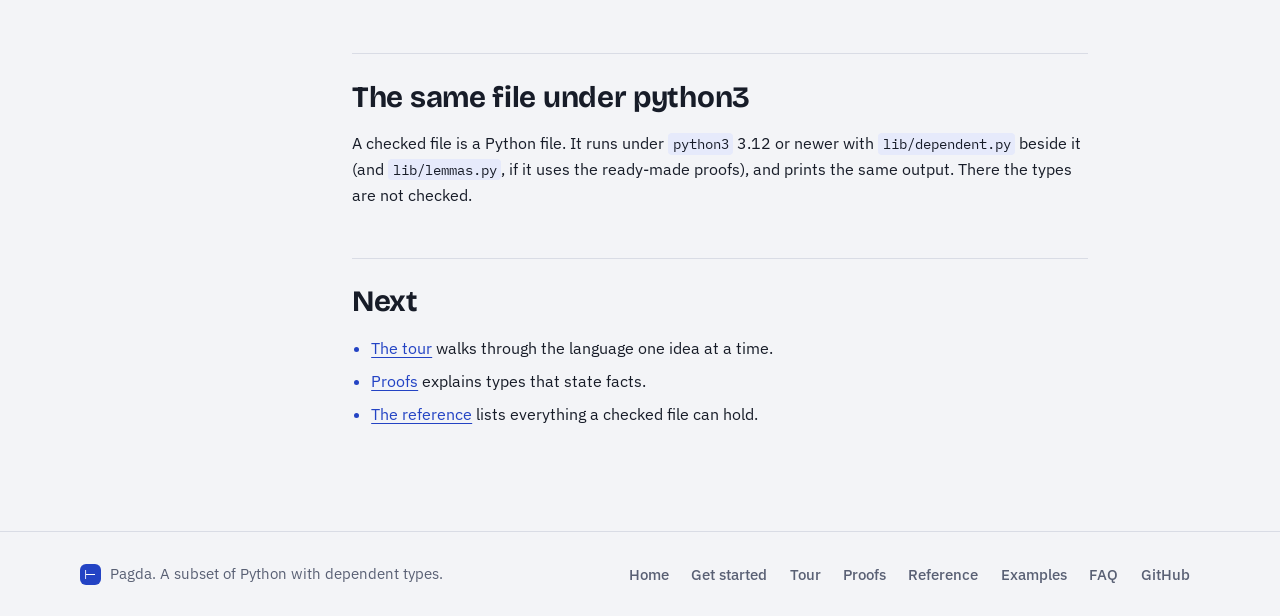
<file: website/site/start.html>
<!doctype html>
<html lang="en">
<head>
<meta charset="utf-8">
<meta name="viewport" content="width=device-width, initial-scale=1, viewport-fit=cover">
<title>Get started with Pagda</title>
<meta name="claude:viewport-fit-sides" content="cover">
<meta name="description" content="Build Pagda from source, run a Python file, and check your first file.">
<link rel="stylesheet" href="https://fonts.googleapis.com/css2?family=Bricolage+Grotesque:opsz,wght@12..96,500;12..96,700&family=IBM+Plex+Mono:wght@400;500&family=IBM+Plex+Sans:wght@400;500;600&display=swap">
<link rel="stylesheet" href="site.css">
</head>
<body>
<header class="top"><div class="wrap">
<a class="brand" href="index.html"><span class="mark" aria-hidden="true">⊢</span>Pagda</a>
<nav class="nav" aria-label="Site"><a href="index.html">Home</a><a href="start.html" aria-current="page">Get started</a><a href="tour.html">Tour</a><a href="proofs.html">Proofs</a><a href="reference.html">Reference</a><a href="examples.html">Examples</a><a href="faq.html">FAQ</a><a href="https://github.com/jackmitchelwidman/pagda">GitHub</a></nav>
</div></header>
<main class="doc"><nav class="toc" aria-label="On this page"><div class="toc-title">On this page</div><a href="#what-you-need">What you need</a><a href="#build">Build</a><a href="#run">Run a Python file</a><a href="#first-checked-file">Your first checked file</a><a href="#commands">Commands</a><a href="#settings">Settings</a><a href="#same-file-under-python">The same file under python3</a><a href="#next">Next</a></nav><div class="content"><h1>Get started</h1>
<p class="intro">Build the <code>pagda</code> program, run a file, then check one.</p>

<h2 id="what-you-need">What you need</h2>
<ul>
  <li><strong>A C compiler and make.</strong> gcc or clang. This is all that is needed to build Pagda and run ordinary Python files.</li>
  <li><strong>Agda 2.8.0.</strong> Needed to check files. The <a href="https://agda.readthedocs.io/en/v2.8.0/getting-started/installation.html">Agda documentation</a> explains how to install it. Pagda uses none of Agda's libraries.</li>
  <li><strong>Python 3.12 or newer.</strong> Only for running Pagda's own tests, which compare its output with <code>python3</code>.</li>
</ul>

<h2 id="build">Build</h2>
<p>The source is on <a href="https://github.com/jackmitchelwidman/pagda">GitHub</a>.</p>
<pre class="code plain"><code>git clone https://github.com/jackmitchelwidman/pagda
cd pagda
make          # builds ./pagda
make test     # runs every test</code></pre>
<p>The result is one program, <code>pagda</code>, with its standard library inside it. Copy it anywhere on your <code>PATH</code>.</p>

<h2 id="run">Run a Python file</h2>
<pre class="code plain"><code>pagda script.py        # run a file
pagda -c 'print(1)'    # run a string
pagda                  # interactive prompt</code></pre>
<p>A file that does not import <code>dependent</code> runs as ordinary Python 3. Pagda's interpreter covers the core of the language and a small standard library. The <a href="faq.html#is-it-python">FAQ</a> lists what is in and what is out.</p>

<h2 id="first-checked-file">Your first checked file</h2>
<p>A checked file starts with two lines. The first makes Python leave annotations alone. The second asks for checking.</p>
<pre class="code plain"><code><span class="k">from</span> __future__ <span class="k">import</span> annotations
<span class="k">from</span> dependent <span class="k">import</span> *</code></pre>
<p>Save this as <code>t01_hello.py</code>. The Copy button gives the whole file, with those two lines.</p>
<figure class="sample is-ok">
<figcaption><span class="file">t01_hello.py</span><span class="chip ok">checked</span><button class="copy" type="button" data-src="from __future__ import annotations
from dependent import *


@dataclass
class Item:
    name: str
    price: int
    count: Nat


def total(items: list[Item]) -&gt; int:
    t = 0
    for item in items:
        t += item.price * item.count
    return t


def main() -&gt; None:
    stock = [Item(&quot;pen&quot;, 3, 10), Item(&quot;ink&quot;, 12, 2)]
    for item in stock:
        print(f&quot;{item.name}: {item.price} x {item.count}&quot;)
    print(&quot;total&quot;, total(stock))


if __name__ == &quot;__main__&quot;:
    main()
">Copy</button></figcaption>
<pre class="code"><code><span class="d">@dataclass</span>
<span class="k">class</span> <span class="f">Item</span>:
    name: <span class="t">str</span>
    price: <span class="t">int</span>
    count: <span class="t">Nat</span>


<span class="k">def</span> <span class="f">total</span>(items: <span class="t">list</span>[Item]) -&gt; <span class="t">int</span>:
    t = <span class="n">0</span>
    <span class="k">for</span> item <span class="k">in</span> items:
        t += item.price * item.count
    <span class="k">return</span> t


<span class="k">def</span> <span class="f">main</span>() -&gt; <span class="k">None</span>:
    stock = [Item(<span class="s">&quot;pen&quot;</span>, <span class="n">3</span>, <span class="n">10</span>), Item(<span class="s">&quot;ink&quot;</span>, <span class="n">12</span>, <span class="n">2</span>)]
    <span class="k">for</span> item <span class="k">in</span> stock:
        print(<span class="s">f&quot;{item.name}: {item.price} x {item.count}&quot;</span>)
    print(<span class="s">&quot;total&quot;</span>, total(stock))


<span class="k">if</span> __name__ == <span class="s">&quot;__main__&quot;</span>:
    main()
</code></pre>
<div class="result"><div class="cmd">$ pagda t01_hello.py</div><pre>pen: 3 x 10
ink: 12 x 2
total 54</pre></div>
</figure>
<p>Now break it. Call a def with the wrong kind of value:</p>
<figure class="sample is-bad">
<figcaption><span class="file">t02_types_bad.py</span><span class="chip bad">refused</span><button class="copy" type="button" data-src="from __future__ import annotations
from dependent import *


def double(n: int) -&gt; int:
    return n * 2


print(double(&quot;7&quot;))
">Copy</button></figcaption>
<pre class="code"><code><span class="k">def</span> <span class="f">double</span>(n: <span class="t">int</span>) -&gt; <span class="t">int</span>:
    <span class="k">return</span> n * <span class="n">2</span>


print(double(<span class="s">&quot;7&quot;</span>))
</code></pre>
<div class="result"><div class="cmd">$ pagda t02_types_bad.py</div><pre>  File &quot;t02_types_bad.py&quot;, line 9
    print(double(&quot;7&quot;))
TypeCheckError: String != Int
when checking that the expression &quot;7&quot; has type Int</pre></div>
</figure>
<p>The error comes from Agda and names the Python line. The table in the <a href="reference.html#reading-the-error-messages">reference</a> shows how to read Agda's spelling of types.</p>

<h2 id="commands">Commands</h2>
<div class="table"><table>
<thead><tr><th>Command</th><th>What it does</th></tr></thead>
<tbody>
<tr><td><code>pagda file.py</code></td><td>Checks the file if it is a checked file, then runs it.</td></tr>
<tr><td><code>pagda --check file.py</code></td><td>Checks the file and does not run it.</td></tr>
<tr><td><code>pagda --agda file.py</code></td><td>Prints the Agda text the file is translated to.</td></tr>
</tbody></table></div>

<h2 id="settings">Settings</h2>
<div class="table"><table>
<thead><tr><th>Name</th><th>Meaning</th></tr></thead>
<tbody>
<tr><td><code>PAGDA_AGDA</code></td><td>The path of the <code>agda</code> program, when it is not on your <code>PATH</code>.</td></tr>
<tr><td><code>XDG_CACHE_HOME</code></td><td>Where checked results are kept. The default is <code>~/.cache/pagda</code>.</td></tr>
</tbody></table></div>
<p>A file that passed is remembered, so Agda runs again only when the file changes. If <code>agda</code> cannot be started, a checked file is refused and does not run.</p>

<h2 id="same-file-under-python">The same file under python3</h2>
<p>A checked file is a Python file. It runs under <code>python3</code> 3.12 or newer with <code>lib/dependent.py</code> beside it (and <code>lib/lemmas.py</code>, if it uses the ready-made proofs), and prints the same output. There the types are not checked.</p>

<h2 id="next">Next</h2>
<ul>
  <li><a href="tour.html">The tour</a> walks through the language one idea at a time.</li>
  <li><a href="proofs.html">Proofs</a> explains types that state facts.</li>
  <li><a href="reference.html">The reference</a> lists everything a checked file can hold.</li>
</ul>
</div></main>
<footer class="foot"><div class="wrap">
<div><span class="mark" aria-hidden="true">⊢</span> Pagda. A subset of Python with dependent types.</div>
<nav aria-label="Footer"><a href="index.html">Home</a><a href="start.html" aria-current="page">Get started</a><a href="tour.html">Tour</a><a href="proofs.html">Proofs</a><a href="reference.html">Reference</a><a href="examples.html">Examples</a><a href="faq.html">FAQ</a><a href="https://github.com/jackmitchelwidman/pagda">GitHub</a></nav>
</div></footer>
<script src="site.js"></script>
</body>
</html>
</file>
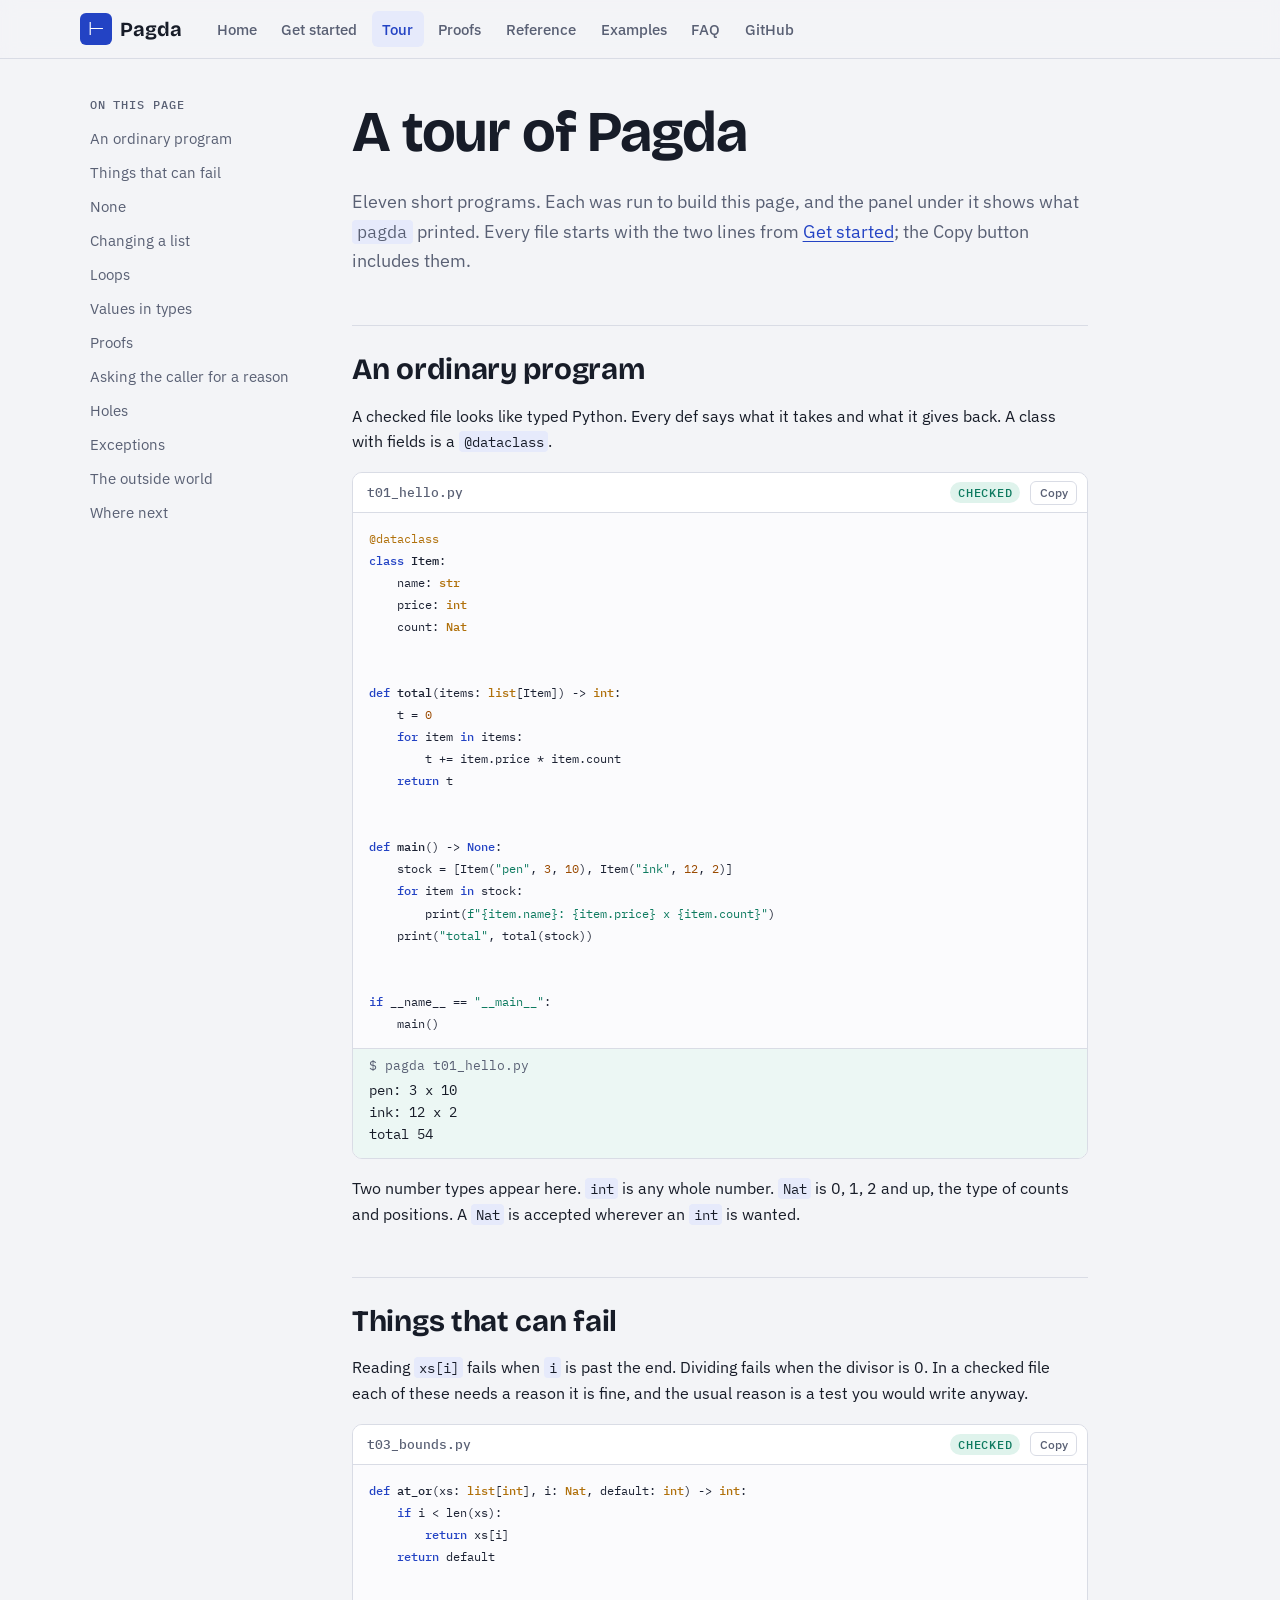
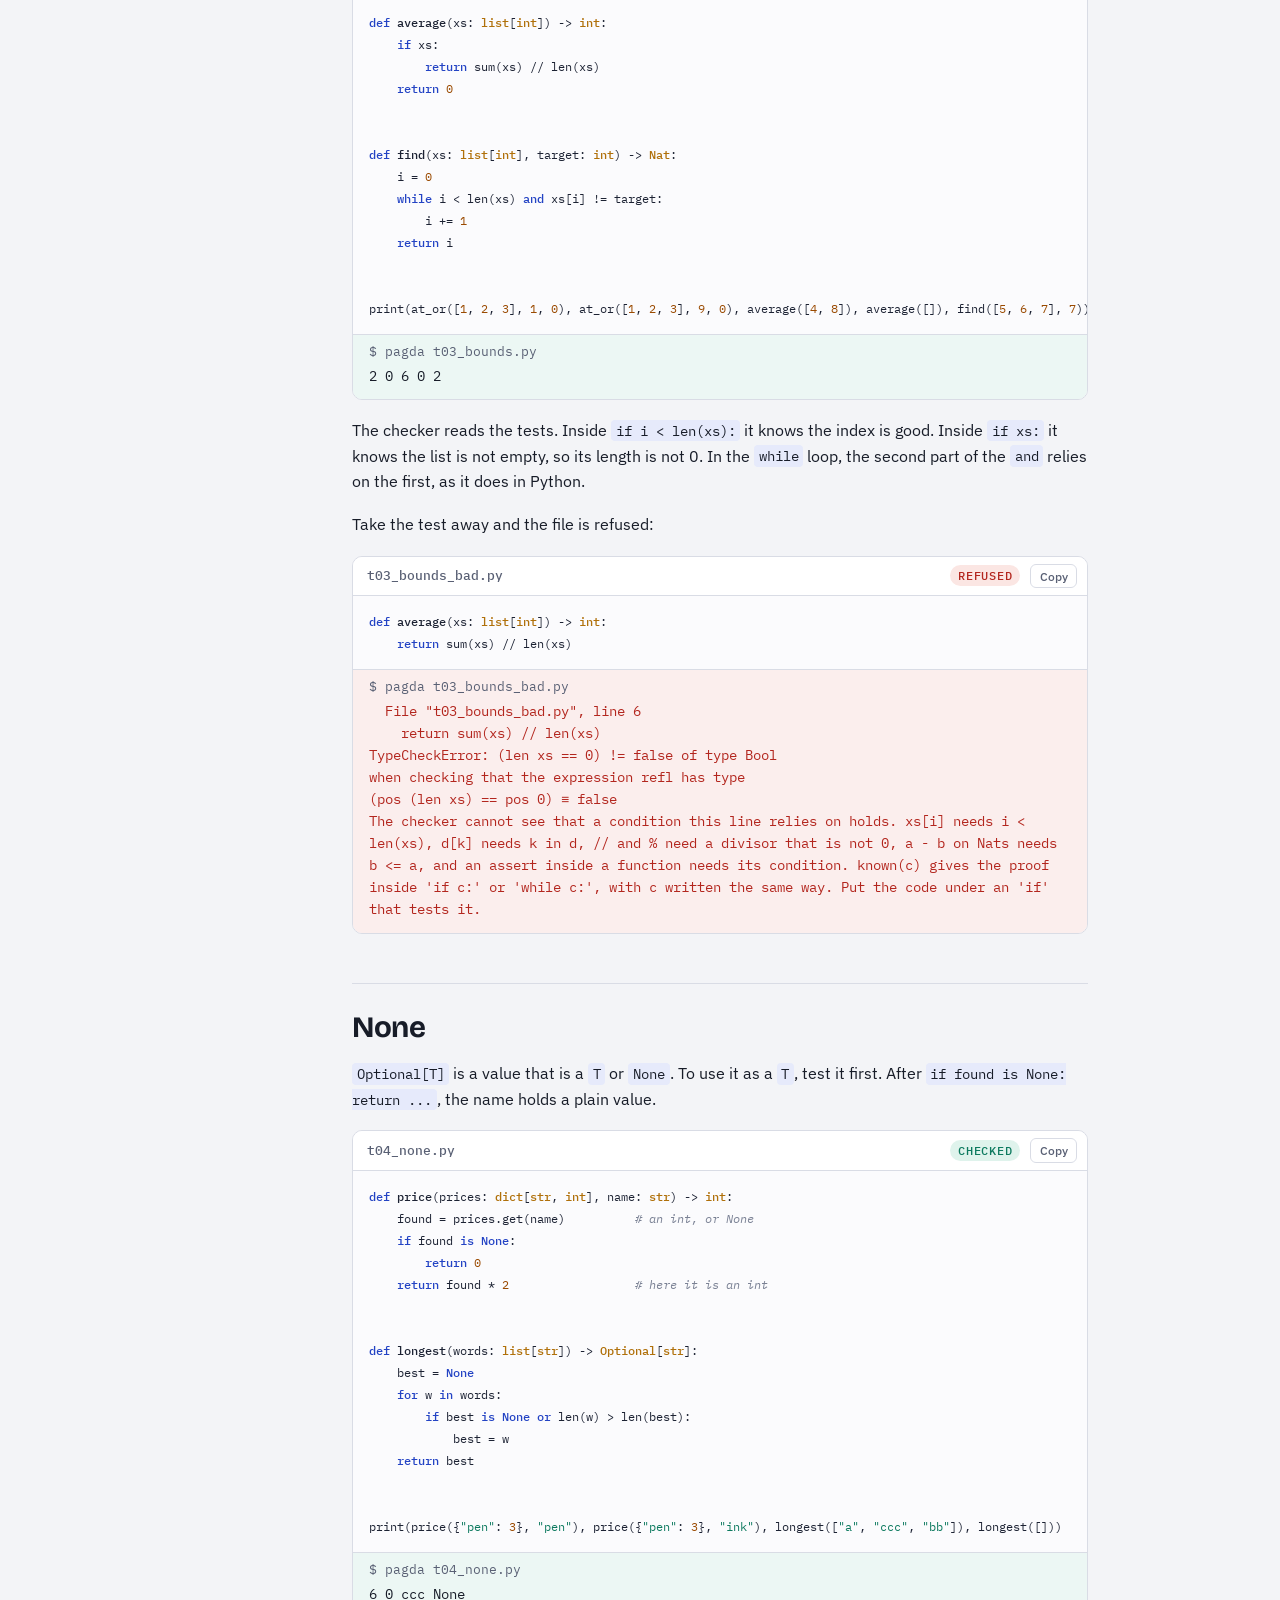
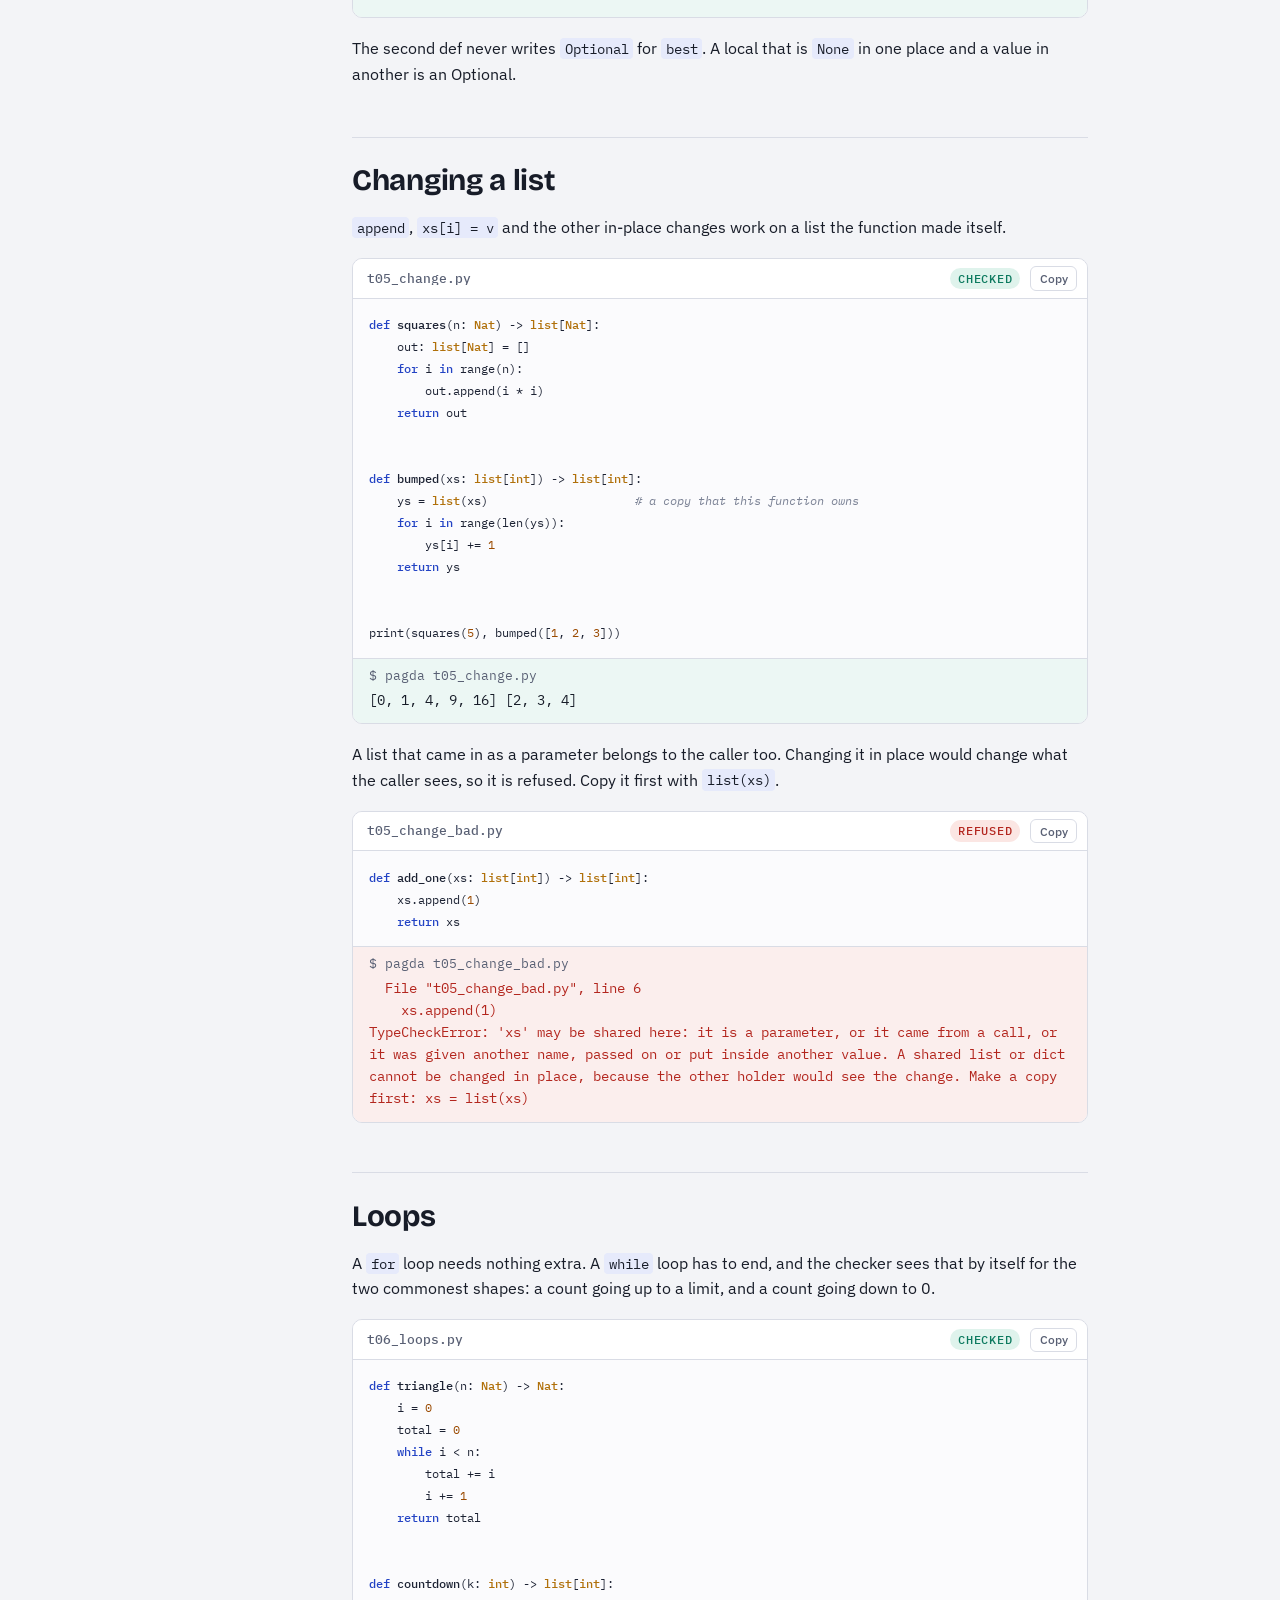
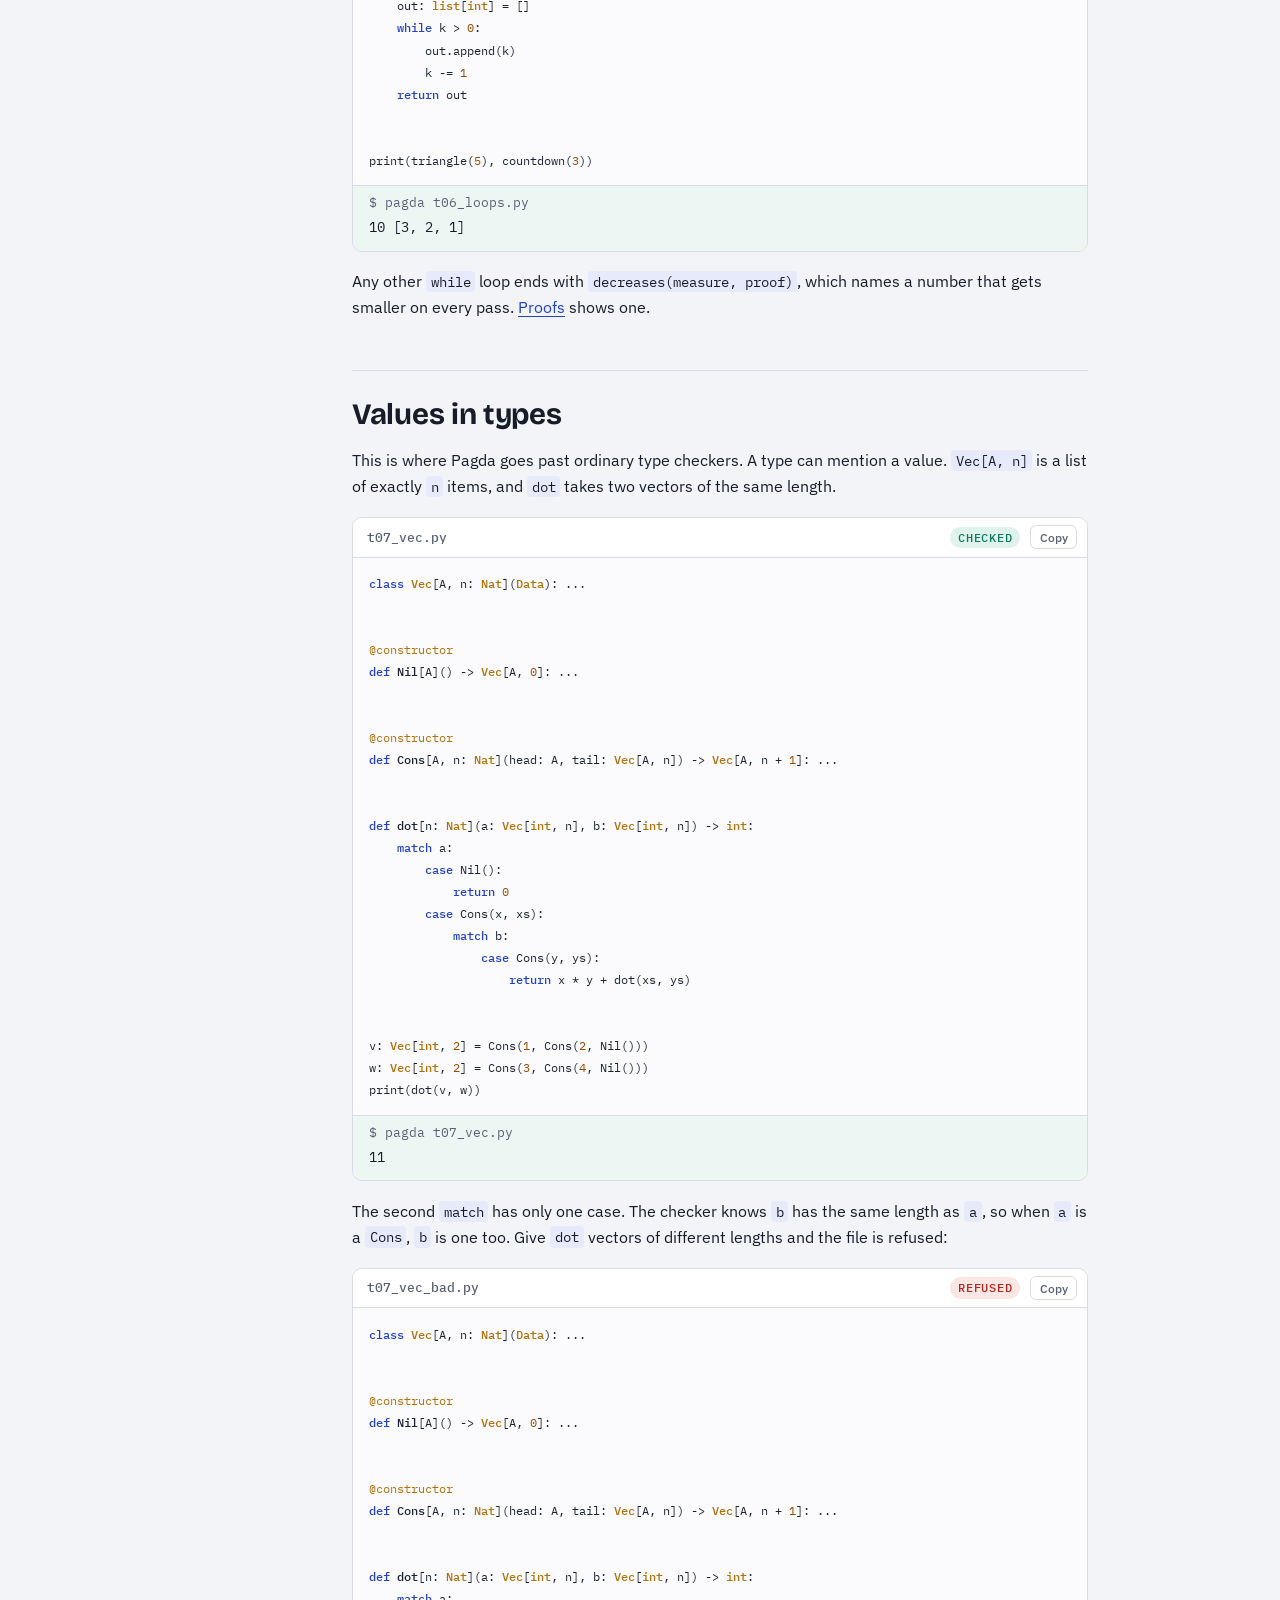
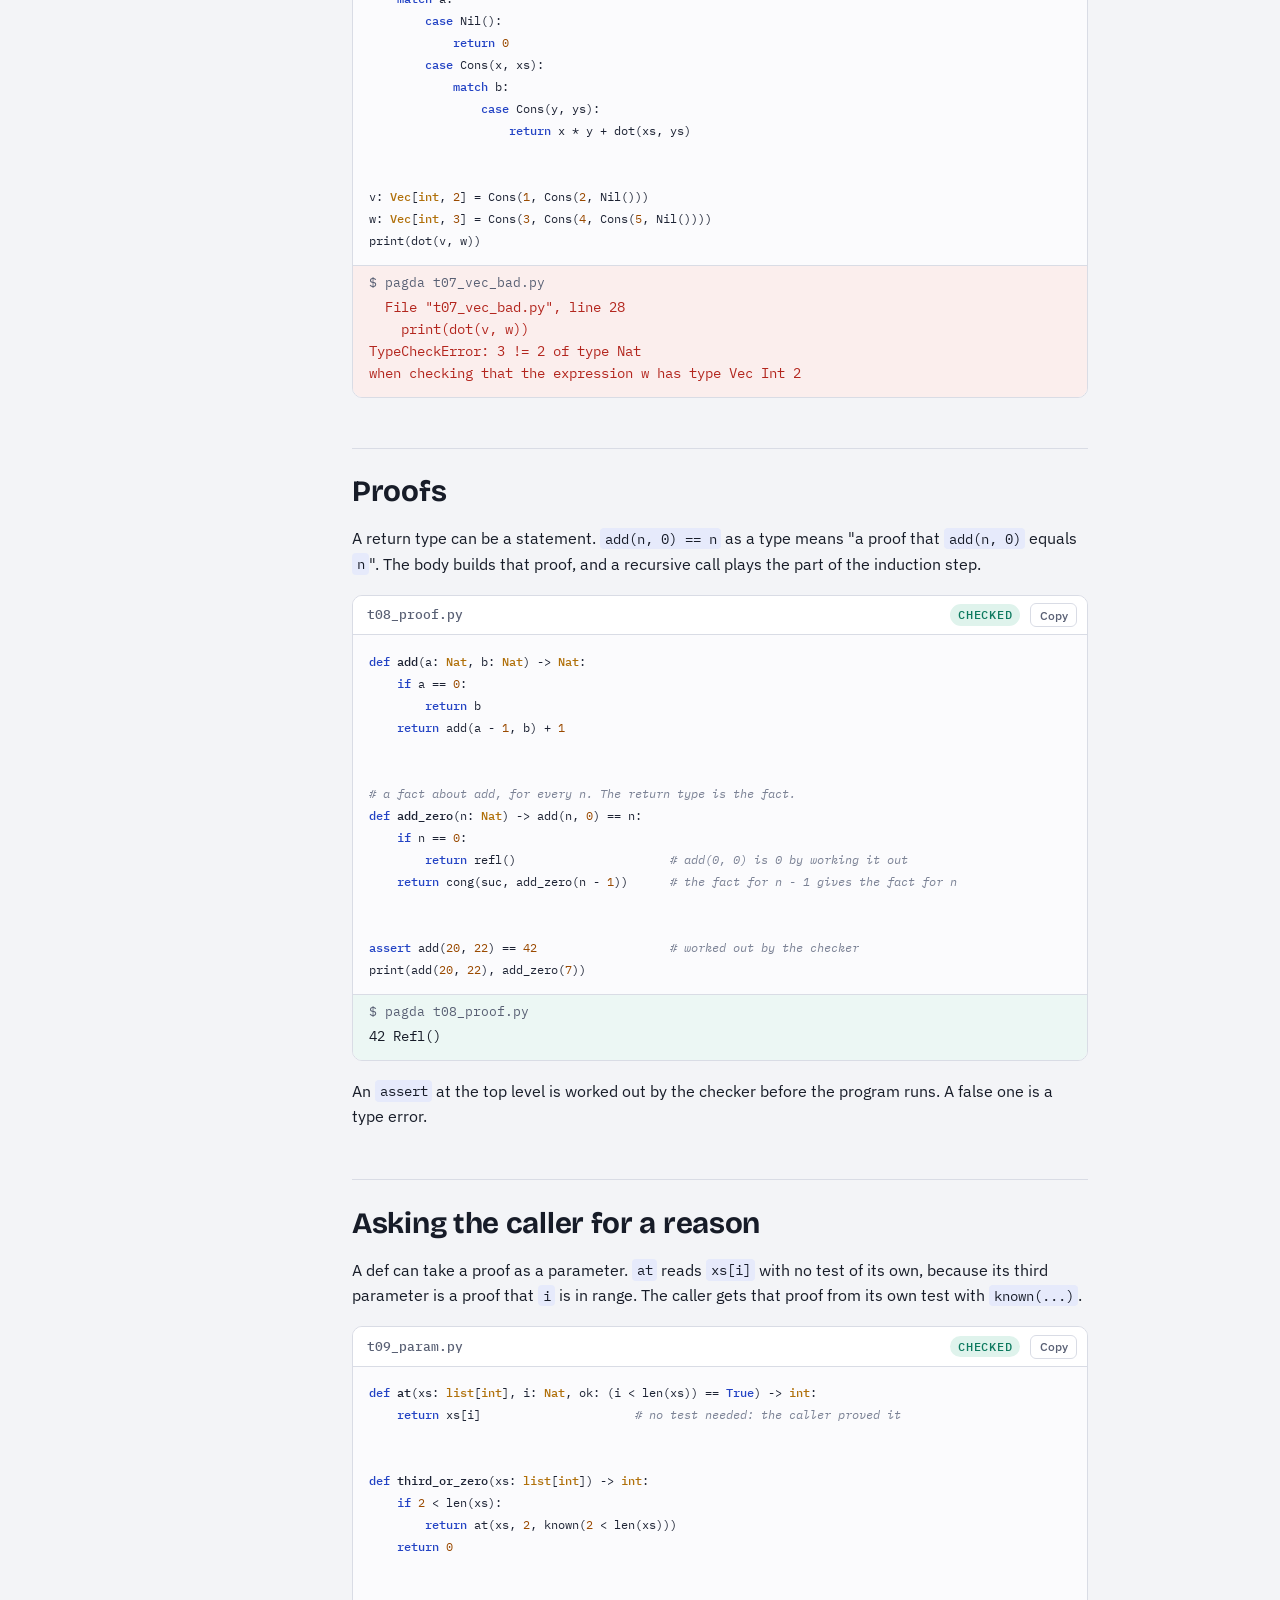
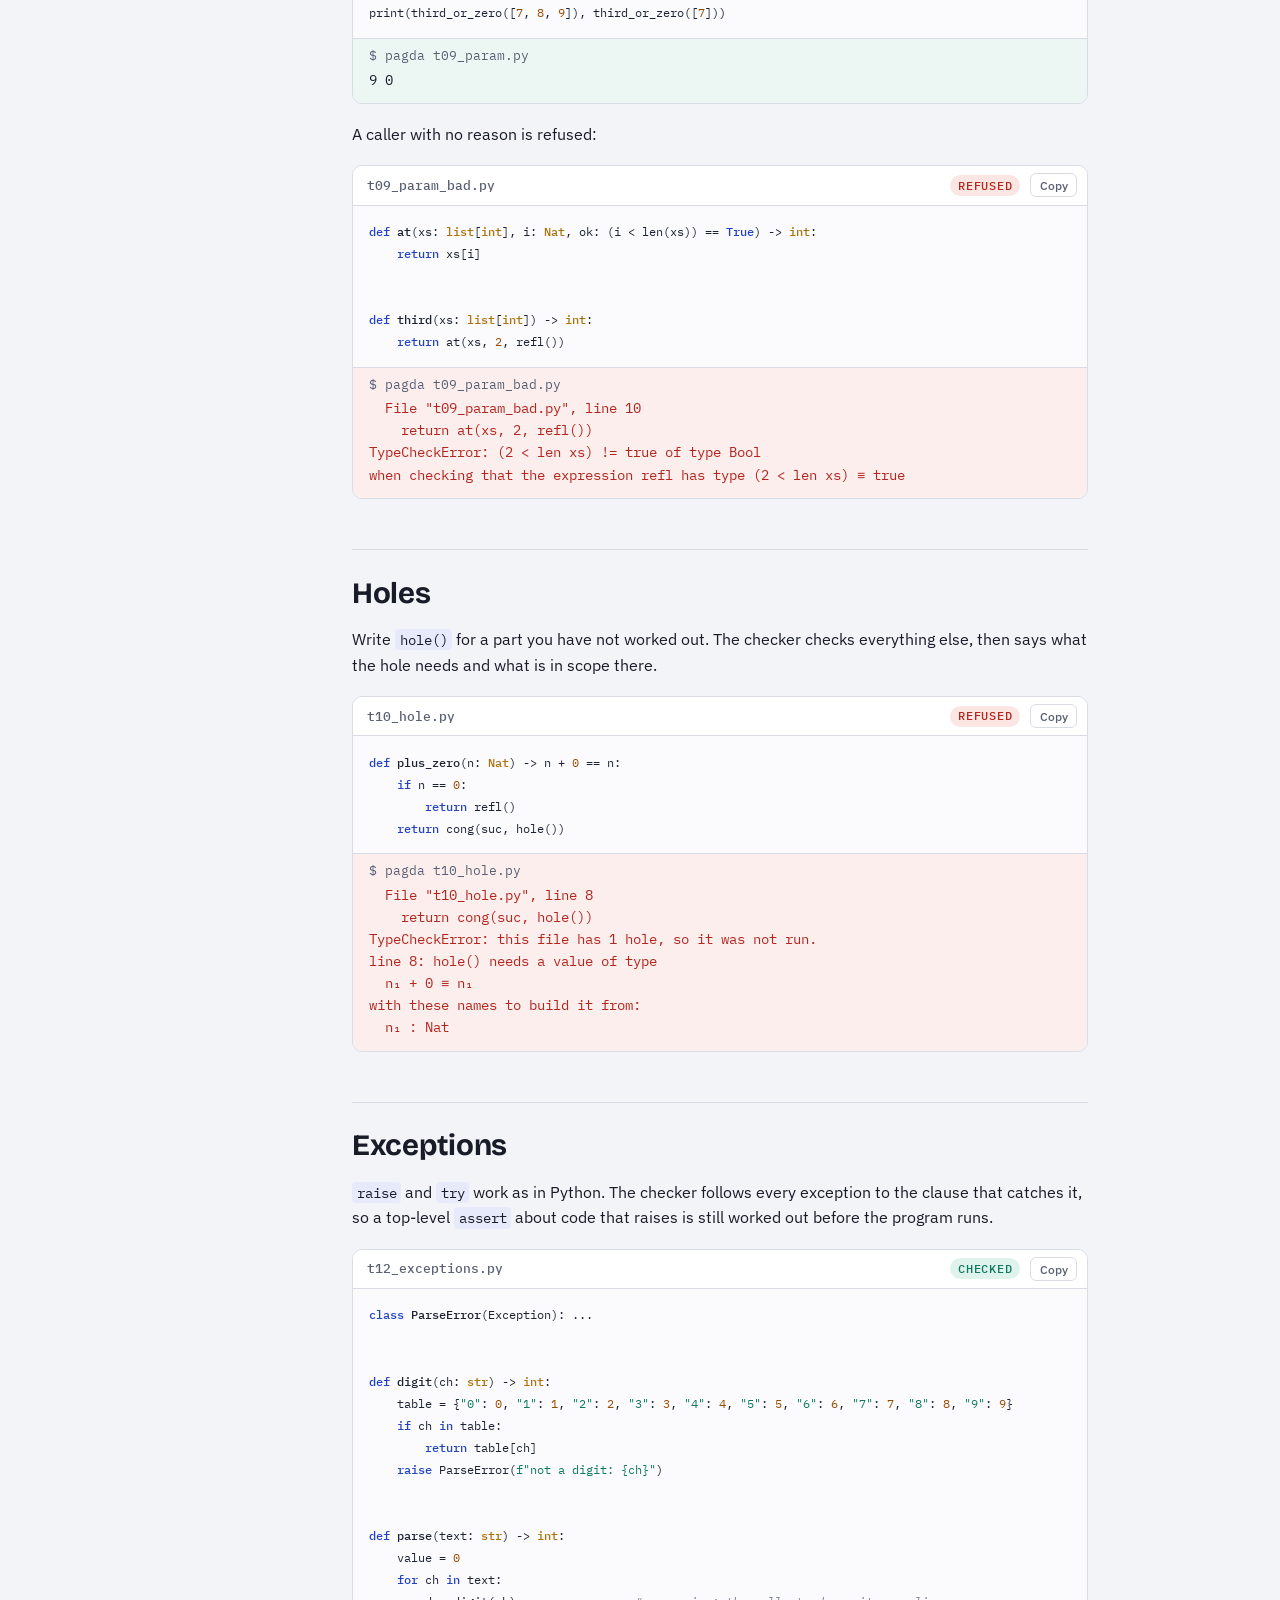
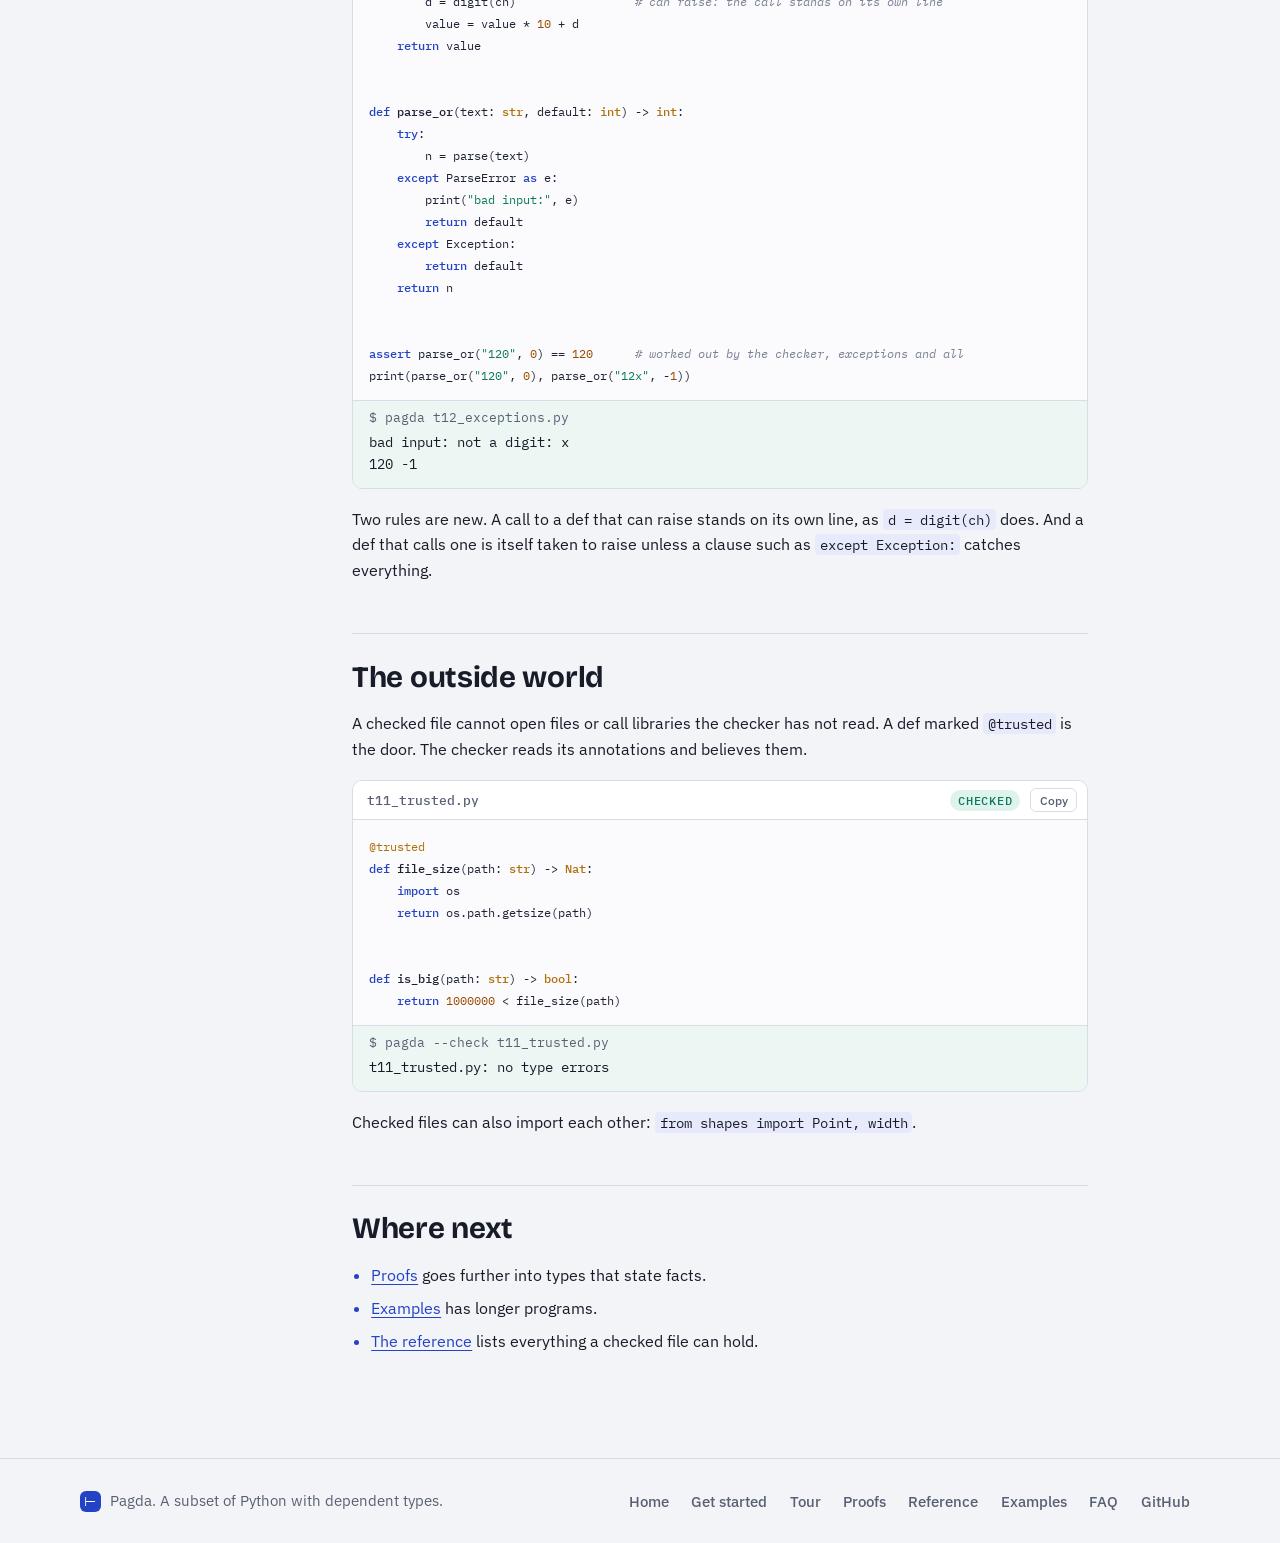
<file: website/site/tour.html>
<!doctype html>
<html lang="en">
<head>
<meta charset="utf-8">
<meta name="viewport" content="width=device-width, initial-scale=1, viewport-fit=cover">
<title>A tour of Pagda</title>
<meta name="claude:viewport-fit-sides" content="cover">
<meta name="description" content="The Pagda language one idea at a time, from an ordinary program to types that mention values.">
<link rel="stylesheet" href="https://fonts.googleapis.com/css2?family=Bricolage+Grotesque:opsz,wght@12..96,500;12..96,700&family=IBM+Plex+Mono:wght@400;500&family=IBM+Plex+Sans:wght@400;500;600&display=swap">
<link rel="stylesheet" href="site.css">
</head>
<body>
<header class="top"><div class="wrap">
<a class="brand" href="index.html"><span class="mark" aria-hidden="true">⊢</span>Pagda</a>
<nav class="nav" aria-label="Site"><a href="index.html">Home</a><a href="start.html">Get started</a><a href="tour.html" aria-current="page">Tour</a><a href="proofs.html">Proofs</a><a href="reference.html">Reference</a><a href="examples.html">Examples</a><a href="faq.html">FAQ</a><a href="https://github.com/jackmitchelwidman/pagda">GitHub</a></nav>
</div></header>
<main class="doc"><nav class="toc" aria-label="On this page"><div class="toc-title">On this page</div><a href="#an-ordinary-program">An ordinary program</a><a href="#things-that-can-fail">Things that can fail</a><a href="#none">None</a><a href="#changing-a-list">Changing a list</a><a href="#loops">Loops</a><a href="#values-in-types">Values in types</a><a href="#proofs">Proofs</a><a href="#asking-for-a-reason">Asking the caller for a reason</a><a href="#holes">Holes</a><a href="#exceptions">Exceptions</a><a href="#the-outside-world">The outside world</a><a href="#where-next">Where next</a></nav><div class="content"><h1>A tour of Pagda</h1>
<p class="intro">Eleven short programs. Each was run to build this page, and the panel under it shows what <code>pagda</code> printed. Every file starts with the two lines from <a href="start.html#first-checked-file">Get started</a>; the Copy button includes them.</p>

<h2 id="an-ordinary-program">An ordinary program</h2>
<p>A checked file looks like typed Python. Every def says what it takes and what it gives back. A class with fields is a <code>@dataclass</code>.</p>
<figure class="sample is-ok">
<figcaption><span class="file">t01_hello.py</span><span class="chip ok">checked</span><button class="copy" type="button" data-src="from __future__ import annotations
from dependent import *


@dataclass
class Item:
    name: str
    price: int
    count: Nat


def total(items: list[Item]) -&gt; int:
    t = 0
    for item in items:
        t += item.price * item.count
    return t


def main() -&gt; None:
    stock = [Item(&quot;pen&quot;, 3, 10), Item(&quot;ink&quot;, 12, 2)]
    for item in stock:
        print(f&quot;{item.name}: {item.price} x {item.count}&quot;)
    print(&quot;total&quot;, total(stock))


if __name__ == &quot;__main__&quot;:
    main()
">Copy</button></figcaption>
<pre class="code"><code><span class="d">@dataclass</span>
<span class="k">class</span> <span class="f">Item</span>:
    name: <span class="t">str</span>
    price: <span class="t">int</span>
    count: <span class="t">Nat</span>


<span class="k">def</span> <span class="f">total</span>(items: <span class="t">list</span>[Item]) -&gt; <span class="t">int</span>:
    t = <span class="n">0</span>
    <span class="k">for</span> item <span class="k">in</span> items:
        t += item.price * item.count
    <span class="k">return</span> t


<span class="k">def</span> <span class="f">main</span>() -&gt; <span class="k">None</span>:
    stock = [Item(<span class="s">&quot;pen&quot;</span>, <span class="n">3</span>, <span class="n">10</span>), Item(<span class="s">&quot;ink&quot;</span>, <span class="n">12</span>, <span class="n">2</span>)]
    <span class="k">for</span> item <span class="k">in</span> stock:
        print(<span class="s">f&quot;{item.name}: {item.price} x {item.count}&quot;</span>)
    print(<span class="s">&quot;total&quot;</span>, total(stock))


<span class="k">if</span> __name__ == <span class="s">&quot;__main__&quot;</span>:
    main()
</code></pre>
<div class="result"><div class="cmd">$ pagda t01_hello.py</div><pre>pen: 3 x 10
ink: 12 x 2
total 54</pre></div>
</figure>
<p>Two number types appear here. <code>int</code> is any whole number. <code>Nat</code> is 0, 1, 2 and up, the type of counts and positions. A <code>Nat</code> is accepted wherever an <code>int</code> is wanted.</p>

<h2 id="things-that-can-fail">Things that can fail</h2>
<p>Reading <code>xs[i]</code> fails when <code>i</code> is past the end. Dividing fails when the divisor is 0. In a checked file each of these needs a reason it is fine, and the usual reason is a test you would write anyway.</p>
<figure class="sample is-ok">
<figcaption><span class="file">t03_bounds.py</span><span class="chip ok">checked</span><button class="copy" type="button" data-src="from __future__ import annotations
from dependent import *


def at_or(xs: list[int], i: Nat, default: int) -&gt; int:
    if i &lt; len(xs):
        return xs[i]
    return default


def average(xs: list[int]) -&gt; int:
    if xs:
        return sum(xs) // len(xs)
    return 0


def find(xs: list[int], target: int) -&gt; Nat:
    i = 0
    while i &lt; len(xs) and xs[i] != target:
        i += 1
    return i


print(at_or([1, 2, 3], 1, 0), at_or([1, 2, 3], 9, 0), average([4, 8]), average([]), find([5, 6, 7], 7))
">Copy</button></figcaption>
<pre class="code"><code><span class="k">def</span> <span class="f">at_or</span>(xs: <span class="t">list</span>[<span class="t">int</span>], i: <span class="t">Nat</span>, default: <span class="t">int</span>) -&gt; <span class="t">int</span>:
    <span class="k">if</span> i &lt; len(xs):
        <span class="k">return</span> xs[i]
    <span class="k">return</span> default


<span class="k">def</span> <span class="f">average</span>(xs: <span class="t">list</span>[<span class="t">int</span>]) -&gt; <span class="t">int</span>:
    <span class="k">if</span> xs:
        <span class="k">return</span> sum(xs) // len(xs)
    <span class="k">return</span> <span class="n">0</span>


<span class="k">def</span> <span class="f">find</span>(xs: <span class="t">list</span>[<span class="t">int</span>], target: <span class="t">int</span>) -&gt; <span class="t">Nat</span>:
    i = <span class="n">0</span>
    <span class="k">while</span> i &lt; len(xs) <span class="k">and</span> xs[i] != target:
        i += <span class="n">1</span>
    <span class="k">return</span> i


print(at_or([<span class="n">1</span>, <span class="n">2</span>, <span class="n">3</span>], <span class="n">1</span>, <span class="n">0</span>), at_or([<span class="n">1</span>, <span class="n">2</span>, <span class="n">3</span>], <span class="n">9</span>, <span class="n">0</span>), average([<span class="n">4</span>, <span class="n">8</span>]), average([]), find([<span class="n">5</span>, <span class="n">6</span>, <span class="n">7</span>], <span class="n">7</span>))
</code></pre>
<div class="result"><div class="cmd">$ pagda t03_bounds.py</div><pre>2 0 6 0 2</pre></div>
</figure>
<p>The checker reads the tests. Inside <code>if i &lt; len(xs):</code> it knows the index is good. Inside <code>if xs:</code> it knows the list is not empty, so its length is not 0. In the <code>while</code> loop, the second part of the <code>and</code> relies on the first, as it does in Python.</p>
<p>Take the test away and the file is refused:</p>
<figure class="sample is-bad">
<figcaption><span class="file">t03_bounds_bad.py</span><span class="chip bad">refused</span><button class="copy" type="button" data-src="from __future__ import annotations
from dependent import *


def average(xs: list[int]) -&gt; int:
    return sum(xs) // len(xs)
">Copy</button></figcaption>
<pre class="code"><code><span class="k">def</span> <span class="f">average</span>(xs: <span class="t">list</span>[<span class="t">int</span>]) -&gt; <span class="t">int</span>:
    <span class="k">return</span> sum(xs) // len(xs)
</code></pre>
<div class="result"><div class="cmd">$ pagda t03_bounds_bad.py</div><pre>  File &quot;t03_bounds_bad.py&quot;, line 6
    return sum(xs) // len(xs)
TypeCheckError: (len xs == 0) != false of type Bool
when checking that the expression refl has type
(pos (len xs) == pos 0) ≡ false
The checker cannot see that a condition this line relies on holds. xs[i] needs i &lt; len(xs), d[k] needs k in d, // and % need a divisor that is not 0, a - b on Nats needs b &lt;= a, and an assert inside a function needs its condition. known(c) gives the proof inside &#x27;if c:&#x27; or &#x27;while c:&#x27;, with c written the same way. Put the code under an &#x27;if&#x27; that tests it.</pre></div>
</figure>

<h2 id="none">None</h2>
<p><code>Optional[T]</code> is a value that is a <code>T</code> or <code>None</code>. To use it as a <code>T</code>, test it first. After <code>if found is None: return ...</code>, the name holds a plain value.</p>
<figure class="sample is-ok">
<figcaption><span class="file">t04_none.py</span><span class="chip ok">checked</span><button class="copy" type="button" data-src="from __future__ import annotations
from dependent import *


def price(prices: dict[str, int], name: str) -&gt; int:
    found = prices.get(name)          # an int, or None
    if found is None:
        return 0
    return found * 2                  # here it is an int


def longest(words: list[str]) -&gt; Optional[str]:
    best = None
    for w in words:
        if best is None or len(w) &gt; len(best):
            best = w
    return best


print(price({&quot;pen&quot;: 3}, &quot;pen&quot;), price({&quot;pen&quot;: 3}, &quot;ink&quot;), longest([&quot;a&quot;, &quot;ccc&quot;, &quot;bb&quot;]), longest([]))
">Copy</button></figcaption>
<pre class="code"><code><span class="k">def</span> <span class="f">price</span>(prices: <span class="t">dict</span>[<span class="t">str</span>, <span class="t">int</span>], name: <span class="t">str</span>) -&gt; <span class="t">int</span>:
    found = prices.get(name)          <span class="c"># an int, or None</span>
    <span class="k">if</span> found <span class="k">is</span> <span class="k">None</span>:
        <span class="k">return</span> <span class="n">0</span>
    <span class="k">return</span> found * <span class="n">2</span>                  <span class="c"># here it is an int</span>


<span class="k">def</span> <span class="f">longest</span>(words: <span class="t">list</span>[<span class="t">str</span>]) -&gt; <span class="t">Optional</span>[<span class="t">str</span>]:
    best = <span class="k">None</span>
    <span class="k">for</span> w <span class="k">in</span> words:
        <span class="k">if</span> best <span class="k">is</span> <span class="k">None</span> <span class="k">or</span> len(w) &gt; len(best):
            best = w
    <span class="k">return</span> best


print(price({<span class="s">&quot;pen&quot;</span>: <span class="n">3</span>}, <span class="s">&quot;pen&quot;</span>), price({<span class="s">&quot;pen&quot;</span>: <span class="n">3</span>}, <span class="s">&quot;ink&quot;</span>), longest([<span class="s">&quot;a&quot;</span>, <span class="s">&quot;ccc&quot;</span>, <span class="s">&quot;bb&quot;</span>]), longest([]))
</code></pre>
<div class="result"><div class="cmd">$ pagda t04_none.py</div><pre>6 0 ccc None</pre></div>
</figure>
<p>The second def never writes <code>Optional</code> for <code>best</code>. A local that is <code>None</code> in one place and a value in another is an Optional.</p>

<h2 id="changing-a-list">Changing a list</h2>
<p><code>append</code>, <code>xs[i] = v</code> and the other in-place changes work on a list the function made itself.</p>
<figure class="sample is-ok">
<figcaption><span class="file">t05_change.py</span><span class="chip ok">checked</span><button class="copy" type="button" data-src="from __future__ import annotations
from dependent import *


def squares(n: Nat) -&gt; list[Nat]:
    out: list[Nat] = []
    for i in range(n):
        out.append(i * i)
    return out


def bumped(xs: list[int]) -&gt; list[int]:
    ys = list(xs)                     # a copy that this function owns
    for i in range(len(ys)):
        ys[i] += 1
    return ys


print(squares(5), bumped([1, 2, 3]))
">Copy</button></figcaption>
<pre class="code"><code><span class="k">def</span> <span class="f">squares</span>(n: <span class="t">Nat</span>) -&gt; <span class="t">list</span>[<span class="t">Nat</span>]:
    out: <span class="t">list</span>[<span class="t">Nat</span>] = []
    <span class="k">for</span> i <span class="k">in</span> range(n):
        out.append(i * i)
    <span class="k">return</span> out


<span class="k">def</span> <span class="f">bumped</span>(xs: <span class="t">list</span>[<span class="t">int</span>]) -&gt; <span class="t">list</span>[<span class="t">int</span>]:
    ys = <span class="t">list</span>(xs)                     <span class="c"># a copy that this function owns</span>
    <span class="k">for</span> i <span class="k">in</span> range(len(ys)):
        ys[i] += <span class="n">1</span>
    <span class="k">return</span> ys


print(squares(<span class="n">5</span>), bumped([<span class="n">1</span>, <span class="n">2</span>, <span class="n">3</span>]))
</code></pre>
<div class="result"><div class="cmd">$ pagda t05_change.py</div><pre>[0, 1, 4, 9, 16] [2, 3, 4]</pre></div>
</figure>
<p>A list that came in as a parameter belongs to the caller too. Changing it in place would change what the caller sees, so it is refused. Copy it first with <code>list(xs)</code>.</p>
<figure class="sample is-bad">
<figcaption><span class="file">t05_change_bad.py</span><span class="chip bad">refused</span><button class="copy" type="button" data-src="from __future__ import annotations
from dependent import *


def add_one(xs: list[int]) -&gt; list[int]:
    xs.append(1)
    return xs
">Copy</button></figcaption>
<pre class="code"><code><span class="k">def</span> <span class="f">add_one</span>(xs: <span class="t">list</span>[<span class="t">int</span>]) -&gt; <span class="t">list</span>[<span class="t">int</span>]:
    xs.append(<span class="n">1</span>)
    <span class="k">return</span> xs
</code></pre>
<div class="result"><div class="cmd">$ pagda t05_change_bad.py</div><pre>  File &quot;t05_change_bad.py&quot;, line 6
    xs.append(1)
TypeCheckError: &#x27;xs&#x27; may be shared here: it is a parameter, or it came from a call, or it was given another name, passed on or put inside another value. A shared list or dict cannot be changed in place, because the other holder would see the change. Make a copy first: xs = list(xs)</pre></div>
</figure>

<h2 id="loops">Loops</h2>
<p>A <code>for</code> loop needs nothing extra. A <code>while</code> loop has to end, and the checker sees that by itself for the two commonest shapes: a count going up to a limit, and a count going down to 0.</p>
<figure class="sample is-ok">
<figcaption><span class="file">t06_loops.py</span><span class="chip ok">checked</span><button class="copy" type="button" data-src="from __future__ import annotations
from dependent import *


def triangle(n: Nat) -&gt; Nat:
    i = 0
    total = 0
    while i &lt; n:
        total += i
        i += 1
    return total


def countdown(k: int) -&gt; list[int]:
    out: list[int] = []
    while k &gt; 0:
        out.append(k)
        k -= 1
    return out


print(triangle(5), countdown(3))
">Copy</button></figcaption>
<pre class="code"><code><span class="k">def</span> <span class="f">triangle</span>(n: <span class="t">Nat</span>) -&gt; <span class="t">Nat</span>:
    i = <span class="n">0</span>
    total = <span class="n">0</span>
    <span class="k">while</span> i &lt; n:
        total += i
        i += <span class="n">1</span>
    <span class="k">return</span> total


<span class="k">def</span> <span class="f">countdown</span>(k: <span class="t">int</span>) -&gt; <span class="t">list</span>[<span class="t">int</span>]:
    out: <span class="t">list</span>[<span class="t">int</span>] = []
    <span class="k">while</span> k &gt; <span class="n">0</span>:
        out.append(k)
        k -= <span class="n">1</span>
    <span class="k">return</span> out


print(triangle(<span class="n">5</span>), countdown(<span class="n">3</span>))
</code></pre>
<div class="result"><div class="cmd">$ pagda t06_loops.py</div><pre>10 [3, 2, 1]</pre></div>
</figure>
<p>Any other <code>while</code> loop ends with <code>decreases(measure, proof)</code>, which names a number that gets smaller on every pass. <a href="proofs.html#while-loops">Proofs</a> shows one.</p>

<h2 id="values-in-types">Values in types</h2>
<p>This is where Pagda goes past ordinary type checkers. A type can mention a value. <code>Vec[A, n]</code> is a list of exactly <code>n</code> items, and <code>dot</code> takes two vectors of the same length.</p>
<figure class="sample is-ok">
<figcaption><span class="file">t07_vec.py</span><span class="chip ok">checked</span><button class="copy" type="button" data-src="from __future__ import annotations
from dependent import *


class Vec[A, n: Nat](Data): ...


@constructor
def Nil[A]() -&gt; Vec[A, 0]: ...


@constructor
def Cons[A, n: Nat](head: A, tail: Vec[A, n]) -&gt; Vec[A, n + 1]: ...


def dot[n: Nat](a: Vec[int, n], b: Vec[int, n]) -&gt; int:
    match a:
        case Nil():
            return 0
        case Cons(x, xs):
            match b:
                case Cons(y, ys):
                    return x * y + dot(xs, ys)


v: Vec[int, 2] = Cons(1, Cons(2, Nil()))
w: Vec[int, 2] = Cons(3, Cons(4, Nil()))
print(dot(v, w))
">Copy</button></figcaption>
<pre class="code"><code><span class="k">class</span> <span class="t">Vec</span>[A, n: <span class="t">Nat</span>](<span class="t">Data</span>): ...


<span class="d">@constructor</span>
<span class="k">def</span> <span class="f">Nil</span>[A]() -&gt; <span class="t">Vec</span>[A, <span class="n">0</span>]: ...


<span class="d">@constructor</span>
<span class="k">def</span> <span class="f">Cons</span>[A, n: <span class="t">Nat</span>](head: A, tail: <span class="t">Vec</span>[A, n]) -&gt; <span class="t">Vec</span>[A, n + <span class="n">1</span>]: ...


<span class="k">def</span> <span class="f">dot</span>[n: <span class="t">Nat</span>](a: <span class="t">Vec</span>[<span class="t">int</span>, n], b: <span class="t">Vec</span>[<span class="t">int</span>, n]) -&gt; <span class="t">int</span>:
    <span class="k">match</span> a:
        <span class="k">case</span> Nil():
            <span class="k">return</span> <span class="n">0</span>
        <span class="k">case</span> Cons(x, xs):
            <span class="k">match</span> b:
                <span class="k">case</span> Cons(y, ys):
                    <span class="k">return</span> x * y + dot(xs, ys)


v: <span class="t">Vec</span>[<span class="t">int</span>, <span class="n">2</span>] = Cons(<span class="n">1</span>, Cons(<span class="n">2</span>, Nil()))
w: <span class="t">Vec</span>[<span class="t">int</span>, <span class="n">2</span>] = Cons(<span class="n">3</span>, Cons(<span class="n">4</span>, Nil()))
print(dot(v, w))
</code></pre>
<div class="result"><div class="cmd">$ pagda t07_vec.py</div><pre>11</pre></div>
</figure>
<p>The second <code>match</code> has only one case. The checker knows <code>b</code> has the same length as <code>a</code>, so when <code>a</code> is a <code>Cons</code>, <code>b</code> is one too. Give <code>dot</code> vectors of different lengths and the file is refused:</p>
<figure class="sample is-bad">
<figcaption><span class="file">t07_vec_bad.py</span><span class="chip bad">refused</span><button class="copy" type="button" data-src="from __future__ import annotations
from dependent import *


class Vec[A, n: Nat](Data): ...


@constructor
def Nil[A]() -&gt; Vec[A, 0]: ...


@constructor
def Cons[A, n: Nat](head: A, tail: Vec[A, n]) -&gt; Vec[A, n + 1]: ...


def dot[n: Nat](a: Vec[int, n], b: Vec[int, n]) -&gt; int:
    match a:
        case Nil():
            return 0
        case Cons(x, xs):
            match b:
                case Cons(y, ys):
                    return x * y + dot(xs, ys)


v: Vec[int, 2] = Cons(1, Cons(2, Nil()))
w: Vec[int, 3] = Cons(3, Cons(4, Cons(5, Nil())))
print(dot(v, w))
">Copy</button></figcaption>
<pre class="code"><code><span class="k">class</span> <span class="t">Vec</span>[A, n: <span class="t">Nat</span>](<span class="t">Data</span>): ...


<span class="d">@constructor</span>
<span class="k">def</span> <span class="f">Nil</span>[A]() -&gt; <span class="t">Vec</span>[A, <span class="n">0</span>]: ...


<span class="d">@constructor</span>
<span class="k">def</span> <span class="f">Cons</span>[A, n: <span class="t">Nat</span>](head: A, tail: <span class="t">Vec</span>[A, n]) -&gt; <span class="t">Vec</span>[A, n + <span class="n">1</span>]: ...


<span class="k">def</span> <span class="f">dot</span>[n: <span class="t">Nat</span>](a: <span class="t">Vec</span>[<span class="t">int</span>, n], b: <span class="t">Vec</span>[<span class="t">int</span>, n]) -&gt; <span class="t">int</span>:
    <span class="k">match</span> a:
        <span class="k">case</span> Nil():
            <span class="k">return</span> <span class="n">0</span>
        <span class="k">case</span> Cons(x, xs):
            <span class="k">match</span> b:
                <span class="k">case</span> Cons(y, ys):
                    <span class="k">return</span> x * y + dot(xs, ys)


v: <span class="t">Vec</span>[<span class="t">int</span>, <span class="n">2</span>] = Cons(<span class="n">1</span>, Cons(<span class="n">2</span>, Nil()))
w: <span class="t">Vec</span>[<span class="t">int</span>, <span class="n">3</span>] = Cons(<span class="n">3</span>, Cons(<span class="n">4</span>, Cons(<span class="n">5</span>, Nil())))
print(dot(v, w))
</code></pre>
<div class="result"><div class="cmd">$ pagda t07_vec_bad.py</div><pre>  File &quot;t07_vec_bad.py&quot;, line 28
    print(dot(v, w))
TypeCheckError: 3 != 2 of type Nat
when checking that the expression w has type Vec Int 2</pre></div>
</figure>

<h2 id="proofs">Proofs</h2>
<p>A return type can be a statement. <code>add(n, 0) == n</code> as a type means "a proof that <code>add(n, 0)</code> equals <code>n</code>". The body builds that proof, and a recursive call plays the part of the induction step.</p>
<figure class="sample is-ok">
<figcaption><span class="file">t08_proof.py</span><span class="chip ok">checked</span><button class="copy" type="button" data-src="from __future__ import annotations
from dependent import *


def add(a: Nat, b: Nat) -&gt; Nat:
    if a == 0:
        return b
    return add(a - 1, b) + 1


# a fact about add, for every n. The return type is the fact.
def add_zero(n: Nat) -&gt; add(n, 0) == n:
    if n == 0:
        return refl()                      # add(0, 0) is 0 by working it out
    return cong(suc, add_zero(n - 1))      # the fact for n - 1 gives the fact for n


assert add(20, 22) == 42                   # worked out by the checker
print(add(20, 22), add_zero(7))
">Copy</button></figcaption>
<pre class="code"><code><span class="k">def</span> <span class="f">add</span>(a: <span class="t">Nat</span>, b: <span class="t">Nat</span>) -&gt; <span class="t">Nat</span>:
    <span class="k">if</span> a == <span class="n">0</span>:
        <span class="k">return</span> b
    <span class="k">return</span> add(a - <span class="n">1</span>, b) + <span class="n">1</span>


<span class="c"># a fact about add, for every n. The return type is the fact.</span>
<span class="k">def</span> <span class="f">add_zero</span>(n: <span class="t">Nat</span>) -&gt; add(n, <span class="n">0</span>) == n:
    <span class="k">if</span> n == <span class="n">0</span>:
        <span class="k">return</span> refl()                      <span class="c"># add(0, 0) is 0 by working it out</span>
    <span class="k">return</span> cong(suc, add_zero(n - <span class="n">1</span>))      <span class="c"># the fact for n - 1 gives the fact for n</span>


<span class="k">assert</span> add(<span class="n">20</span>, <span class="n">22</span>) == <span class="n">42</span>                   <span class="c"># worked out by the checker</span>
print(add(<span class="n">20</span>, <span class="n">22</span>), add_zero(<span class="n">7</span>))
</code></pre>
<div class="result"><div class="cmd">$ pagda t08_proof.py</div><pre>42 Refl()</pre></div>
</figure>
<p>An <code>assert</code> at the top level is worked out by the checker before the program runs. A false one is a type error.</p>

<h2 id="asking-for-a-reason">Asking the caller for a reason</h2>
<p>A def can take a proof as a parameter. <code>at</code> reads <code>xs[i]</code> with no test of its own, because its third parameter is a proof that <code>i</code> is in range. The caller gets that proof from its own test with <code>known(...)</code>.</p>
<figure class="sample is-ok">
<figcaption><span class="file">t09_param.py</span><span class="chip ok">checked</span><button class="copy" type="button" data-src="from __future__ import annotations
from dependent import *


def at(xs: list[int], i: Nat, ok: (i &lt; len(xs)) == True) -&gt; int:
    return xs[i]                      # no test needed: the caller proved it


def third_or_zero(xs: list[int]) -&gt; int:
    if 2 &lt; len(xs):
        return at(xs, 2, known(2 &lt; len(xs)))
    return 0


print(third_or_zero([7, 8, 9]), third_or_zero([7]))
">Copy</button></figcaption>
<pre class="code"><code><span class="k">def</span> <span class="f">at</span>(xs: <span class="t">list</span>[<span class="t">int</span>], i: <span class="t">Nat</span>, ok: (i &lt; len(xs)) == <span class="k">True</span>) -&gt; <span class="t">int</span>:
    <span class="k">return</span> xs[i]                      <span class="c"># no test needed: the caller proved it</span>


<span class="k">def</span> <span class="f">third_or_zero</span>(xs: <span class="t">list</span>[<span class="t">int</span>]) -&gt; <span class="t">int</span>:
    <span class="k">if</span> <span class="n">2</span> &lt; len(xs):
        <span class="k">return</span> at(xs, <span class="n">2</span>, known(<span class="n">2</span> &lt; len(xs)))
    <span class="k">return</span> <span class="n">0</span>


print(third_or_zero([<span class="n">7</span>, <span class="n">8</span>, <span class="n">9</span>]), third_or_zero([<span class="n">7</span>]))
</code></pre>
<div class="result"><div class="cmd">$ pagda t09_param.py</div><pre>9 0</pre></div>
</figure>
<p>A caller with no reason is refused:</p>
<figure class="sample is-bad">
<figcaption><span class="file">t09_param_bad.py</span><span class="chip bad">refused</span><button class="copy" type="button" data-src="from __future__ import annotations
from dependent import *


def at(xs: list[int], i: Nat, ok: (i &lt; len(xs)) == True) -&gt; int:
    return xs[i]


def third(xs: list[int]) -&gt; int:
    return at(xs, 2, refl())
">Copy</button></figcaption>
<pre class="code"><code><span class="k">def</span> <span class="f">at</span>(xs: <span class="t">list</span>[<span class="t">int</span>], i: <span class="t">Nat</span>, ok: (i &lt; len(xs)) == <span class="k">True</span>) -&gt; <span class="t">int</span>:
    <span class="k">return</span> xs[i]


<span class="k">def</span> <span class="f">third</span>(xs: <span class="t">list</span>[<span class="t">int</span>]) -&gt; <span class="t">int</span>:
    <span class="k">return</span> at(xs, <span class="n">2</span>, refl())
</code></pre>
<div class="result"><div class="cmd">$ pagda t09_param_bad.py</div><pre>  File &quot;t09_param_bad.py&quot;, line 10
    return at(xs, 2, refl())
TypeCheckError: (2 &lt; len xs) != true of type Bool
when checking that the expression refl has type (2 &lt; len xs) ≡ true</pre></div>
</figure>

<h2 id="holes">Holes</h2>
<p>Write <code>hole()</code> for a part you have not worked out. The checker checks everything else, then says what the hole needs and what is in scope there.</p>
<figure class="sample is-bad">
<figcaption><span class="file">t10_hole.py</span><span class="chip bad">refused</span><button class="copy" type="button" data-src="from __future__ import annotations
from dependent import *


def plus_zero(n: Nat) -&gt; n + 0 == n:
    if n == 0:
        return refl()
    return cong(suc, hole())
">Copy</button></figcaption>
<pre class="code"><code><span class="k">def</span> <span class="f">plus_zero</span>(n: <span class="t">Nat</span>) -&gt; n + <span class="n">0</span> == n:
    <span class="k">if</span> n == <span class="n">0</span>:
        <span class="k">return</span> refl()
    <span class="k">return</span> cong(suc, hole())
</code></pre>
<div class="result"><div class="cmd">$ pagda t10_hole.py</div><pre>  File &quot;t10_hole.py&quot;, line 8
    return cong(suc, hole())
TypeCheckError: this file has 1 hole, so it was not run.
line 8: hole() needs a value of type
  n₁ + 0 ≡ n₁
with these names to build it from:
  n₁ : Nat</pre></div>
</figure>

<h2 id="exceptions">Exceptions</h2>
<p><code>raise</code> and <code>try</code> work as in Python. The checker follows every exception to the clause that catches it, so a top-level <code>assert</code> about code that raises is still worked out before the program runs.</p>
<figure class="sample is-ok">
<figcaption><span class="file">t12_exceptions.py</span><span class="chip ok">checked</span><button class="copy" type="button" data-src="from __future__ import annotations
from dependent import *


class ParseError(Exception): ...


def digit(ch: str) -&gt; int:
    table = {&quot;0&quot;: 0, &quot;1&quot;: 1, &quot;2&quot;: 2, &quot;3&quot;: 3, &quot;4&quot;: 4, &quot;5&quot;: 5, &quot;6&quot;: 6, &quot;7&quot;: 7, &quot;8&quot;: 8, &quot;9&quot;: 9}
    if ch in table:
        return table[ch]
    raise ParseError(f&quot;not a digit: {ch}&quot;)


def parse(text: str) -&gt; int:
    value = 0
    for ch in text:
        d = digit(ch)                 # can raise: the call stands on its own line
        value = value * 10 + d
    return value


def parse_or(text: str, default: int) -&gt; int:
    try:
        n = parse(text)
    except ParseError as e:
        print(&quot;bad input:&quot;, e)
        return default
    except Exception:
        return default
    return n


assert parse_or(&quot;120&quot;, 0) == 120      # worked out by the checker, exceptions and all
print(parse_or(&quot;120&quot;, 0), parse_or(&quot;12x&quot;, -1))
">Copy</button></figcaption>
<pre class="code"><code><span class="k">class</span> <span class="f">ParseError</span>(Exception): ...


<span class="k">def</span> <span class="f">digit</span>(ch: <span class="t">str</span>) -&gt; <span class="t">int</span>:
    table = {<span class="s">&quot;0&quot;</span>: <span class="n">0</span>, <span class="s">&quot;1&quot;</span>: <span class="n">1</span>, <span class="s">&quot;2&quot;</span>: <span class="n">2</span>, <span class="s">&quot;3&quot;</span>: <span class="n">3</span>, <span class="s">&quot;4&quot;</span>: <span class="n">4</span>, <span class="s">&quot;5&quot;</span>: <span class="n">5</span>, <span class="s">&quot;6&quot;</span>: <span class="n">6</span>, <span class="s">&quot;7&quot;</span>: <span class="n">7</span>, <span class="s">&quot;8&quot;</span>: <span class="n">8</span>, <span class="s">&quot;9&quot;</span>: <span class="n">9</span>}
    <span class="k">if</span> ch <span class="k">in</span> table:
        <span class="k">return</span> table[ch]
    <span class="k">raise</span> ParseError(<span class="s">f&quot;not a digit: {ch}&quot;</span>)


<span class="k">def</span> <span class="f">parse</span>(text: <span class="t">str</span>) -&gt; <span class="t">int</span>:
    value = <span class="n">0</span>
    <span class="k">for</span> ch <span class="k">in</span> text:
        d = digit(ch)                 <span class="c"># can raise: the call stands on its own line</span>
        value = value * <span class="n">10</span> + d
    <span class="k">return</span> value


<span class="k">def</span> <span class="f">parse_or</span>(text: <span class="t">str</span>, default: <span class="t">int</span>) -&gt; <span class="t">int</span>:
    <span class="k">try</span>:
        n = parse(text)
    <span class="k">except</span> ParseError <span class="k">as</span> e:
        print(<span class="s">&quot;bad input:&quot;</span>, e)
        <span class="k">return</span> default
    <span class="k">except</span> Exception:
        <span class="k">return</span> default
    <span class="k">return</span> n


<span class="k">assert</span> parse_or(<span class="s">&quot;120&quot;</span>, <span class="n">0</span>) == <span class="n">120</span>      <span class="c"># worked out by the checker, exceptions and all</span>
print(parse_or(<span class="s">&quot;120&quot;</span>, <span class="n">0</span>), parse_or(<span class="s">&quot;12x&quot;</span>, -<span class="n">1</span>))
</code></pre>
<div class="result"><div class="cmd">$ pagda t12_exceptions.py</div><pre>bad input: not a digit: x
120 -1</pre></div>
</figure>
<p>Two rules are new. A call to a def that can raise stands on its own line, as <code>d = digit(ch)</code> does. And a def that calls one is itself taken to raise unless a clause such as <code>except Exception:</code> catches everything.</p>

<h2 id="the-outside-world">The outside world</h2>
<p>A checked file cannot open files or call libraries the checker has not read. A def marked <code>@trusted</code> is the door. The checker reads its annotations and believes them.</p>
<figure class="sample is-ok">
<figcaption><span class="file">t11_trusted.py</span><span class="chip ok">checked</span><button class="copy" type="button" data-src="from __future__ import annotations
from dependent import *


@trusted
def file_size(path: str) -&gt; Nat:
    import os
    return os.path.getsize(path)


def is_big(path: str) -&gt; bool:
    return 1000000 &lt; file_size(path)
">Copy</button></figcaption>
<pre class="code"><code><span class="d">@trusted</span>
<span class="k">def</span> <span class="f">file_size</span>(path: <span class="t">str</span>) -&gt; <span class="t">Nat</span>:
    <span class="k">import</span> os
    <span class="k">return</span> os.path.getsize(path)


<span class="k">def</span> <span class="f">is_big</span>(path: <span class="t">str</span>) -&gt; <span class="t">bool</span>:
    <span class="k">return</span> <span class="n">1000000</span> &lt; file_size(path)
</code></pre>
<div class="result"><div class="cmd">$ pagda --check t11_trusted.py</div><pre>t11_trusted.py: no type errors</pre></div>
</figure>
<p>Checked files can also import each other: <code>from shapes import Point, width</code>.</p>

<h2 id="where-next">Where next</h2>
<ul>
  <li><a href="proofs.html">Proofs</a> goes further into types that state facts.</li>
  <li><a href="examples.html">Examples</a> has longer programs.</li>
  <li><a href="reference.html">The reference</a> lists everything a checked file can hold.</li>
</ul>
</div></main>
<footer class="foot"><div class="wrap">
<div><span class="mark" aria-hidden="true">⊢</span> Pagda. A subset of Python with dependent types.</div>
<nav aria-label="Footer"><a href="index.html">Home</a><a href="start.html">Get started</a><a href="tour.html" aria-current="page">Tour</a><a href="proofs.html">Proofs</a><a href="reference.html">Reference</a><a href="examples.html">Examples</a><a href="faq.html">FAQ</a><a href="https://github.com/jackmitchelwidman/pagda">GitHub</a></nav>
</div></footer>
<script src="site.js"></script>
</body>
</html>
</file>
<file: website/site/site.css>
/* Pagda site. Layout: a plain documentation frame; the one loud element is the
   "verdict" code panel, which shows a program together with what the checker said. */
:root {
  --paper: #f3f4f7;        /* cool paper */
  --surface: #ffffff;
  --ink: #171c28;          /* blue-black text */
  --muted: #596074;
  --line: #d9dce5;
  --accent: #2343c4;       /* cobalt: links, marks */
  --accent-soft: #e6eafb;
  --mark: #b0700a;         /* ochre: types in code, the thing Pagda adds */
  --ok: #0d7a5f;
  --ok-soft: #dff3ec;
  --bad: #b3261e;
  --bad-soft: #fbe6e3;
  --code-bg: #fbfbfd;
  --code-ink: #1c2233;
  --c-comment: #7a8194;
  --c-string: #0d7a5f;
  --c-keyword: #2343c4;
  --c-number: #9a4a00;
  --display: "Bricolage Grotesque", "IBM Plex Sans", system-ui, sans-serif;
  --body: "IBM Plex Sans", system-ui, -apple-system, "Segoe UI", sans-serif;
  --mono: "IBM Plex Mono", ui-monospace, "SF Mono", Menlo, Consolas, monospace;
}
@media (prefers-color-scheme: dark) {
  :root:not([data-theme="light"]) {
    --paper: #0f121a; --surface: #171b26; --ink: #e7e9f0; --muted: #9aa1b5; --line: #2a3040;
    --accent: #8ea2ff; --accent-soft: #1d2440; --mark: #e2b257;
    --ok: #4fd1a9; --ok-soft: #12302a; --bad: #ff8a80; --bad-soft: #3a1b1a;
    --code-bg: #131722; --code-ink: #dfe3ee;
    --c-comment: #7d859a; --c-string: #6fd6b4; --c-keyword: #9fb0ff; --c-number: #f0a868;
    color-scheme: dark;
  }
}
:root[data-theme="dark"] {
  --paper: #0f121a; --surface: #171b26; --ink: #e7e9f0; --muted: #9aa1b5; --line: #2a3040;
  --accent: #8ea2ff; --accent-soft: #1d2440; --mark: #e2b257;
  --ok: #4fd1a9; --ok-soft: #12302a; --bad: #ff8a80; --bad-soft: #3a1b1a;
  --code-bg: #131722; --code-ink: #dfe3ee;
  --c-comment: #7d859a; --c-string: #6fd6b4; --c-keyword: #9fb0ff; --c-number: #f0a868;
  color-scheme: dark;
}

* { box-sizing: border-box; }
html { scroll-behavior: smooth; scroll-padding-top: 5rem; }
@media (prefers-reduced-motion: reduce) { html { scroll-behavior: auto; } }
body {
  margin: 0; background: var(--paper); color: var(--ink);
  font: 400 1rem/1.6 var(--body);
}
body::before {
  content: ""; position: fixed; inset: 0 0 auto; height: env(safe-area-inset-top, 0px);
  z-index: 10; background: var(--paper);
}
a { color: var(--accent); text-underline-offset: 0.18em; }
a:focus-visible, button:focus-visible { outline: 2px solid var(--accent); outline-offset: 2px; }
code { font-family: var(--mono); font-size: 0.9em; }
p code, li code, td code, h2 code, h3 code {
  background: var(--accent-soft); padding: 0.08em 0.32em; border-radius: 4px; overflow-wrap: anywhere;
}
h1, h2, h3 { font-family: var(--display); line-height: 1.15; text-wrap: balance; margin: 0; }
h1 { font-size: clamp(2.1rem, 5.5vw, 3.6rem); font-weight: 700; letter-spacing: -0.02em; }
h2 { font-size: clamp(1.4rem, 3vw, 1.85rem); font-weight: 700; letter-spacing: -0.01em; }
h3 { font-size: 1.15rem; font-weight: 500; }
p { margin: 0; }

.wrap {
  max-width: 72rem; margin: 0 auto;
  padding-left: max(16px, env(safe-area-inset-left, 0px));
  padding-right: max(16px, env(safe-area-inset-right, 0px));
}

/* header */
.top {
  position: sticky; top: env(safe-area-inset-top, 0px); z-index: 5;
  background: color-mix(in srgb, var(--paper) 92%, transparent);
  backdrop-filter: blur(8px); border-bottom: 1px solid var(--line);
}
.top .wrap { display: flex; align-items: center; gap: 1.5rem; padding-block: 0.7rem; }
.brand {
  display: inline-flex; align-items: center; gap: 0.5rem; flex: none;
  font: 700 1.25rem/1 var(--display); color: var(--ink); text-decoration: none;
}
.mark {
  display: inline-grid; place-items: center; width: 1.7em; height: 1.7em;
  background: var(--accent); color: var(--surface); border-radius: 6px;
  font: 500 0.95em/1 var(--mono);
}
.nav { display: flex; gap: 0.25rem; overflow-x: auto; min-width: 0; scrollbar-width: none; }
.nav::-webkit-scrollbar { display: none; }
.nav a, .foot nav a {
  white-space: nowrap; text-decoration: none; color: var(--muted);
  padding: 0.35rem 0.65rem; border-radius: 6px; font-weight: 500; font-size: 0.95rem;
}
.nav a:hover, .foot nav a:hover { color: var(--ink); background: var(--accent-soft); }
.nav a[aria-current="page"] { color: var(--accent); background: var(--accent-soft); }

/* footer */
.foot { border-top: 1px solid var(--line); margin-top: 4rem; color: var(--muted); font-size: 0.92rem; }
.foot .wrap { display: flex; flex-wrap: wrap; gap: 1rem 2rem; justify-content: space-between; align-items: center; padding-block: 1.5rem; }
.foot nav { display: flex; flex-wrap: wrap; gap: 0.1rem; }
.foot .mark { width: 1.5em; height: 1.5em; margin-right: 0.3rem; }

/* the verdict panel: a program and what the checker said about it */
.sample {
  margin: 0; background: var(--code-bg); border: 1px solid var(--line); border-radius: 10px;
  overflow: hidden; min-width: 0;
}
.sample figcaption {
  display: flex; align-items: center; gap: 0.6rem; padding: 0.45rem 0.6rem 0.45rem 0.9rem;
  border-bottom: 1px solid var(--line); background: var(--surface);
  font: 500 0.82rem/1 var(--mono); color: var(--muted);
}
.sample .file { margin-right: auto; overflow: hidden; text-overflow: ellipsis; white-space: nowrap; min-width: 0; }
.chip {
  font: 500 0.72rem/1 var(--mono); letter-spacing: 0.06em; text-transform: uppercase;
  padding: 0.3rem 0.5rem; border-radius: 99px; flex: none;
}
.chip.ok { background: var(--ok-soft); color: var(--ok); }
.chip.bad { background: var(--bad-soft); color: var(--bad); }
.copy {
  font: 500 0.78rem/1 var(--body); color: var(--muted); background: none;
  border: 1px solid var(--line); border-radius: 6px; padding: 0.3rem 0.55rem; cursor: pointer; flex: none;
}
.copy:hover { color: var(--ink); border-color: var(--muted); }
pre { margin: 0; font: 400 0.86rem/1.6 var(--mono); }
pre.code { padding: 0.9rem 1rem; overflow-x: auto; color: var(--code-ink); tab-size: 4; }
pre.code.plain { background: var(--code-bg); border: 1px solid var(--line); border-radius: 10px; }
.code .c { color: var(--c-comment); font-style: italic; }
.code .s { color: var(--c-string); }
.code .k { color: var(--c-keyword); font-weight: 500; }
.code .n { color: var(--c-number); }
.code .t { color: var(--mark); font-weight: 500; }
.code .d { color: var(--mark); }
.code .f { font-weight: 500; }
.result { border-top: 1px solid var(--line); }
.result .cmd { padding: 0.5rem 1rem 0; font: 400 0.8rem/1.4 var(--mono); color: var(--muted); }
.result pre { padding: 0.25rem 1rem 0.8rem; overflow-x: auto; white-space: pre-wrap; overflow-wrap: anywhere; }
.is-ok .result { background: color-mix(in srgb, var(--ok-soft) 55%, var(--code-bg)); }
.is-bad .result { background: color-mix(in srgb, var(--bad-soft) 60%, var(--code-bg)); }
.is-bad .result pre { color: var(--bad); }

/* home */
.home section { padding-block: clamp(2.5rem, 6vw, 4.5rem); }
.home section + section { border-top: 1px solid var(--line); }
.hero .wrap { display: grid; grid-template-columns: minmax(0, 5fr) minmax(0, 6fr); gap: clamp(1.5rem, 4vw, 3.5rem); align-items: start; }
.hero-text { display: grid; gap: 1.3rem; padding-top: 0.5rem; }
.eyebrow { font: 500 0.8rem/1 var(--mono); letter-spacing: 0.08em; text-transform: uppercase; color: var(--muted); }
.lede { font-size: 1.15rem; color: var(--muted); max-width: 34rem; }
.actions { display: flex; flex-wrap: wrap; gap: 0.7rem; }
.btn {
  display: inline-block; text-decoration: none; font-weight: 600; padding: 0.7rem 1.1rem; border-radius: 8px;
  border: 1px solid var(--accent); color: var(--accent);
}
.btn.primary { background: var(--accent); color: var(--surface); }
.btn:hover { filter: brightness(1.08); }
.hero-code { display: grid; gap: 1rem; min-width: 0; }
.section-head { display: grid; gap: 0.6rem; max-width: 44rem; margin-bottom: 2rem; }
.section-head p { color: var(--muted); font-size: 1.05rem; }
.pairs { display: grid; gap: 2.5rem; }
.pair { display: grid; grid-template-columns: minmax(0, 4fr) minmax(0, 7fr); gap: 1.5rem 2.5rem; align-items: start; }
.pair-text { display: grid; gap: 0.6rem; }
.pair-text p { color: var(--muted); }
.pair-code { display: grid; gap: 0.8rem; min-width: 0; }
.steps { display: grid; grid-template-columns: repeat(4, minmax(0, 1fr)); gap: 0.8rem; counter-reset: step; list-style: none; padding: 0; margin: 0; }
.steps li { background: var(--surface); border: 1px solid var(--line); border-radius: 10px; padding: 1rem; display: grid; gap: 0.4rem; align-content: start; }
.steps li::before { counter-increment: step; content: counter(step); font: 500 0.8rem/1 var(--mono); color: var(--accent); }
.steps strong { font-family: var(--display); font-size: 1.05rem; }
.steps span { color: var(--muted); font-size: 0.95rem; }
.cols { display: grid; grid-template-columns: repeat(2, minmax(0, 1fr)); gap: 1.5rem 3rem; }
.cols ul { margin: 0.6rem 0 0; padding-left: 1.1rem; display: grid; gap: 0.4rem; color: var(--muted); }
.cols li::marker { color: var(--accent); }

/* documentation pages */
.doc {
  max-width: 72rem; margin: 0 auto; display: grid; grid-template-columns: 14rem minmax(0, 1fr); gap: 3rem;
  padding-block: 2.5rem;
  padding-left: max(16px, env(safe-area-inset-left, 0px));
  padding-right: max(16px, env(safe-area-inset-right, 0px));
}
.doc:not(:has(.toc)) { grid-template-columns: minmax(0, 1fr); }
.toc { position: sticky; top: calc(4.5rem + env(safe-area-inset-top, 0px)); align-self: start; display: grid; gap: 0.1rem; max-height: calc(100vh - 6rem); overflow-y: auto; }
.toc-title { font: 500 0.75rem/1 var(--mono); letter-spacing: 0.08em; text-transform: uppercase; color: var(--muted); padding: 0 0.6rem 0.6rem; }
.toc a { text-decoration: none; color: var(--muted); font-size: 0.92rem; padding: 0.28rem 0.6rem; border-radius: 6px; }
.toc a:hover { color: var(--ink); background: var(--accent-soft); }
.content { min-width: 0; max-width: 46rem; display: grid; gap: 1.1rem; align-content: start; }
.content > h1 { margin-bottom: 0.3rem; }
.content > h2 { margin-top: 2rem; padding-top: 1.6rem; border-top: 1px solid var(--line); }
.content > h3 { margin-top: 0.8rem; }
.content .intro { font-size: 1.15rem; color: var(--muted); }
.content ul, .content ol { margin: 0; padding-left: 1.2rem; display: grid; gap: 0.45rem; }
.content li::marker { color: var(--accent); }
.note { border-left: 3px solid var(--mark); background: var(--surface); padding: 0.8rem 1rem; border-radius: 0 8px 8px 0; color: var(--muted); }
.note strong { color: var(--ink); }
.table { overflow-x: auto; border: 1px solid var(--line); border-radius: 10px; background: var(--surface); }
table { border-collapse: collapse; width: 100%; font-size: 0.93rem; }
th, td { text-align: left; padding: 0.55rem 0.8rem; border-bottom: 1px solid var(--line); vertical-align: top; }
th { font: 500 0.75rem/1.2 var(--mono); letter-spacing: 0.06em; text-transform: uppercase; color: var(--muted); }
tr:last-child td { border-bottom: 0; }
dl.faq { display: grid; gap: 1.4rem; margin: 0; }
dl.faq dt { font: 500 1.1rem/1.3 var(--display); }
dl.faq dd { margin: 0.4rem 0 0; color: var(--muted); display: grid; gap: 0.6rem; }

@media (max-width: 860px) {
  .hero .wrap, .pair, .cols { grid-template-columns: minmax(0, 1fr); }
  .steps { grid-template-columns: repeat(2, minmax(0, 1fr)); }
  .doc { grid-template-columns: minmax(0, 1fr); gap: 1.5rem; }
  .toc { position: static; max-height: none; grid-template-columns: repeat(auto-fill, minmax(11rem, 1fr)); border: 1px solid var(--line); border-radius: 10px; padding: 0.8rem 0.4rem; background: var(--surface); }
  .toc-title { grid-column: 1 / -1; }
}
@media (max-width: 480px) {
  .steps { grid-template-columns: minmax(0, 1fr); }
  .top .wrap { gap: 0.8rem; }
}
</file>
